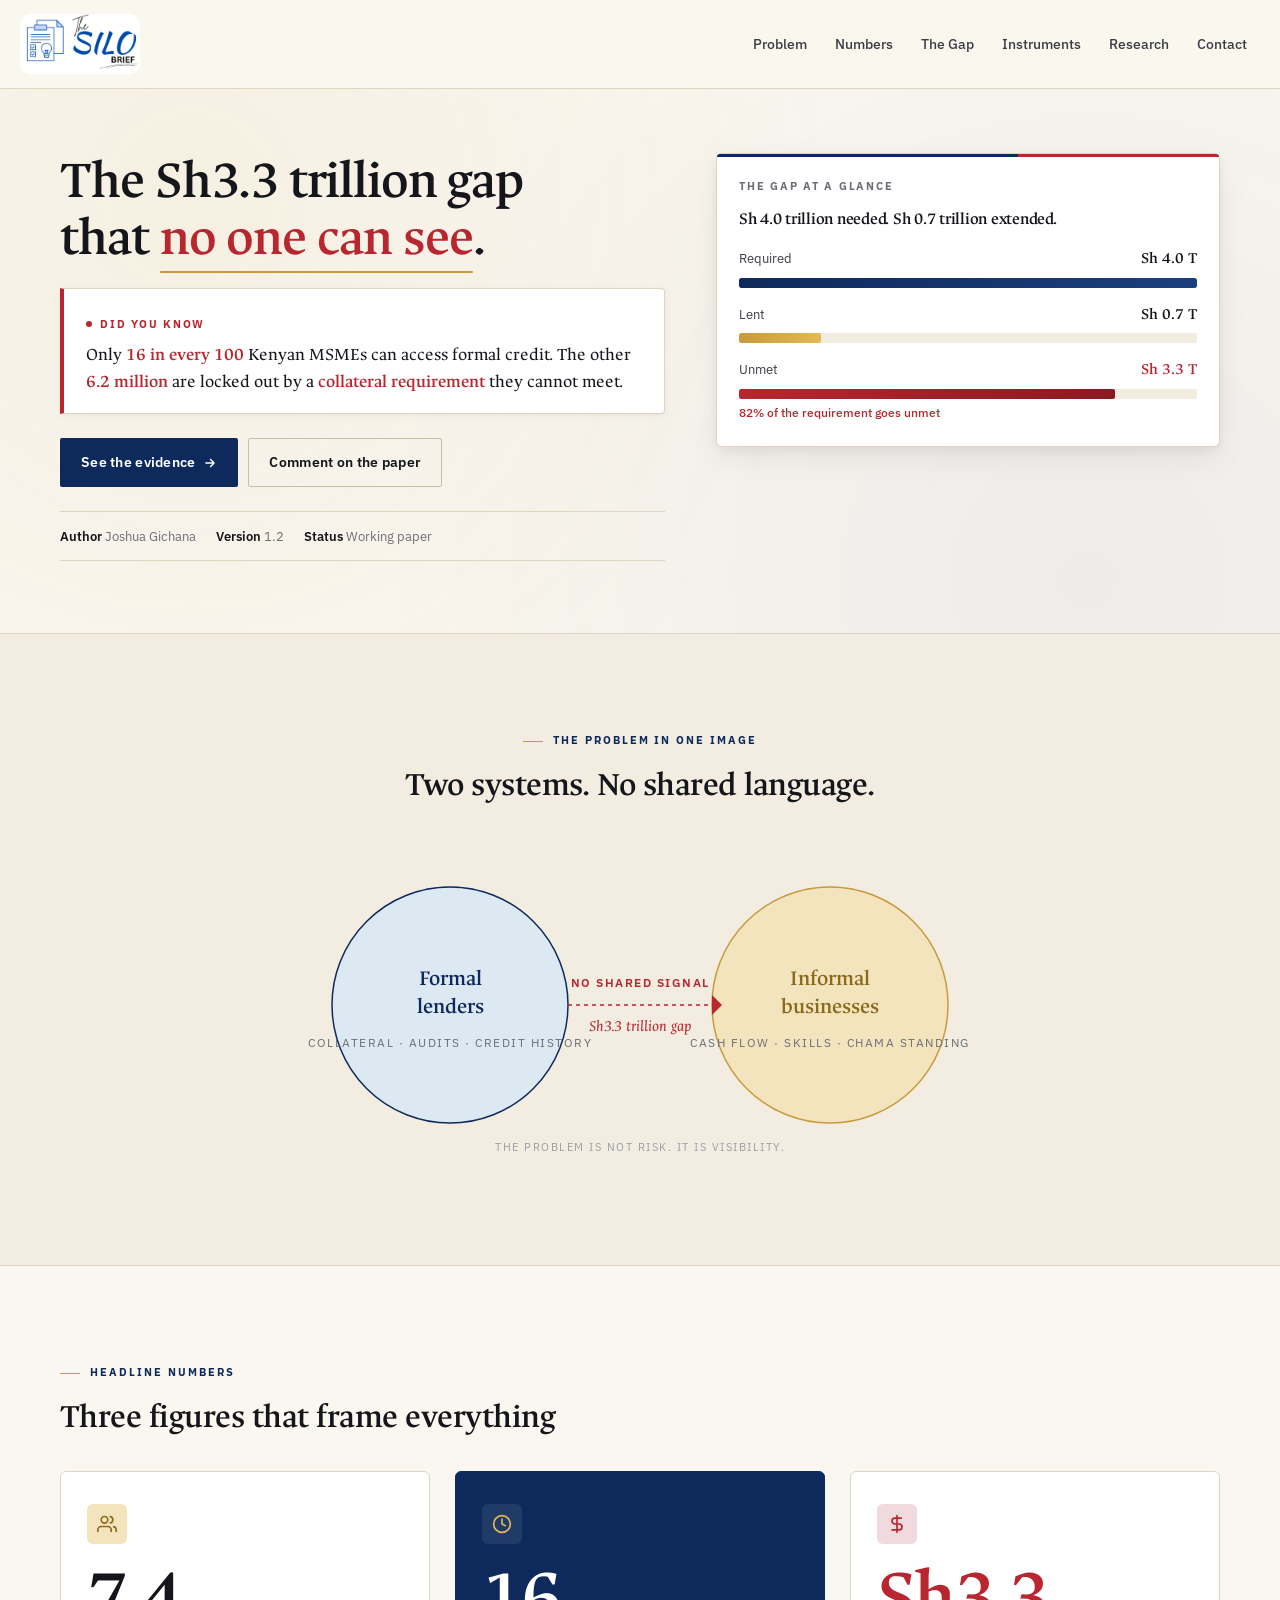
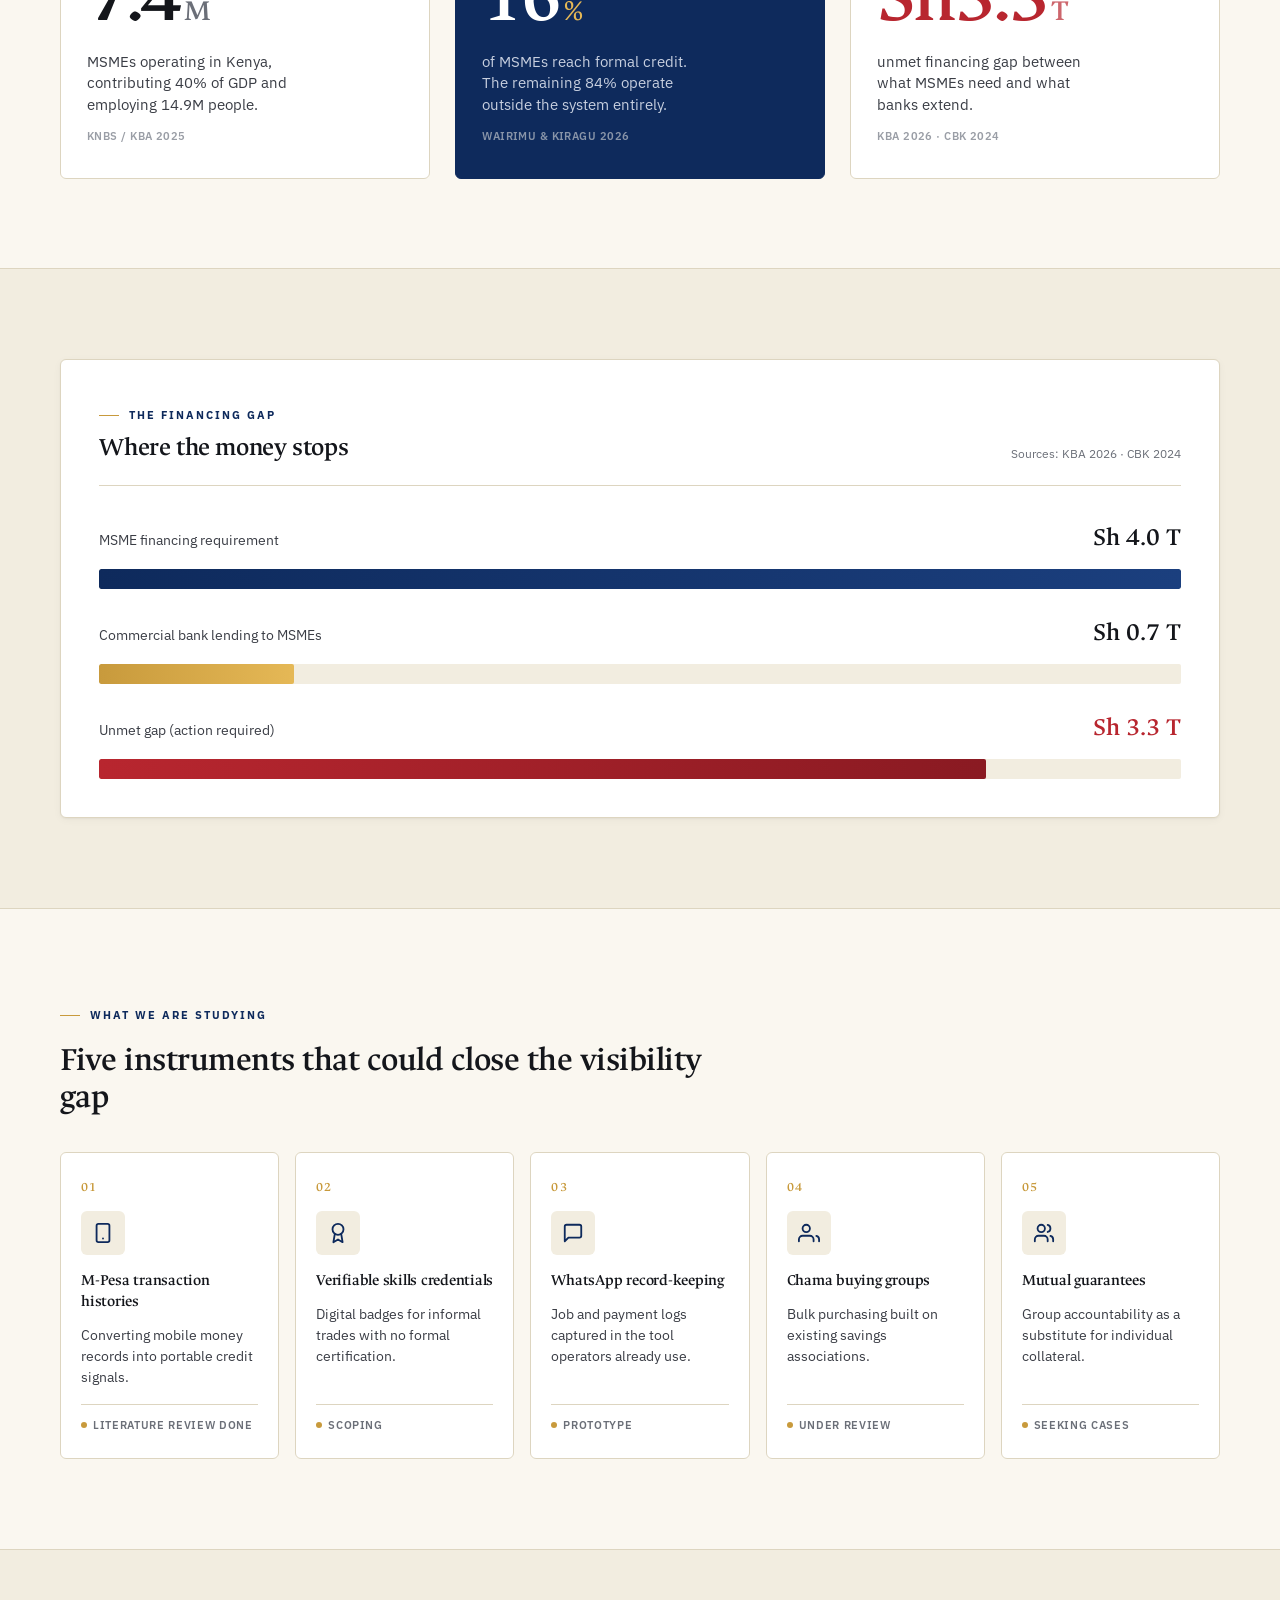
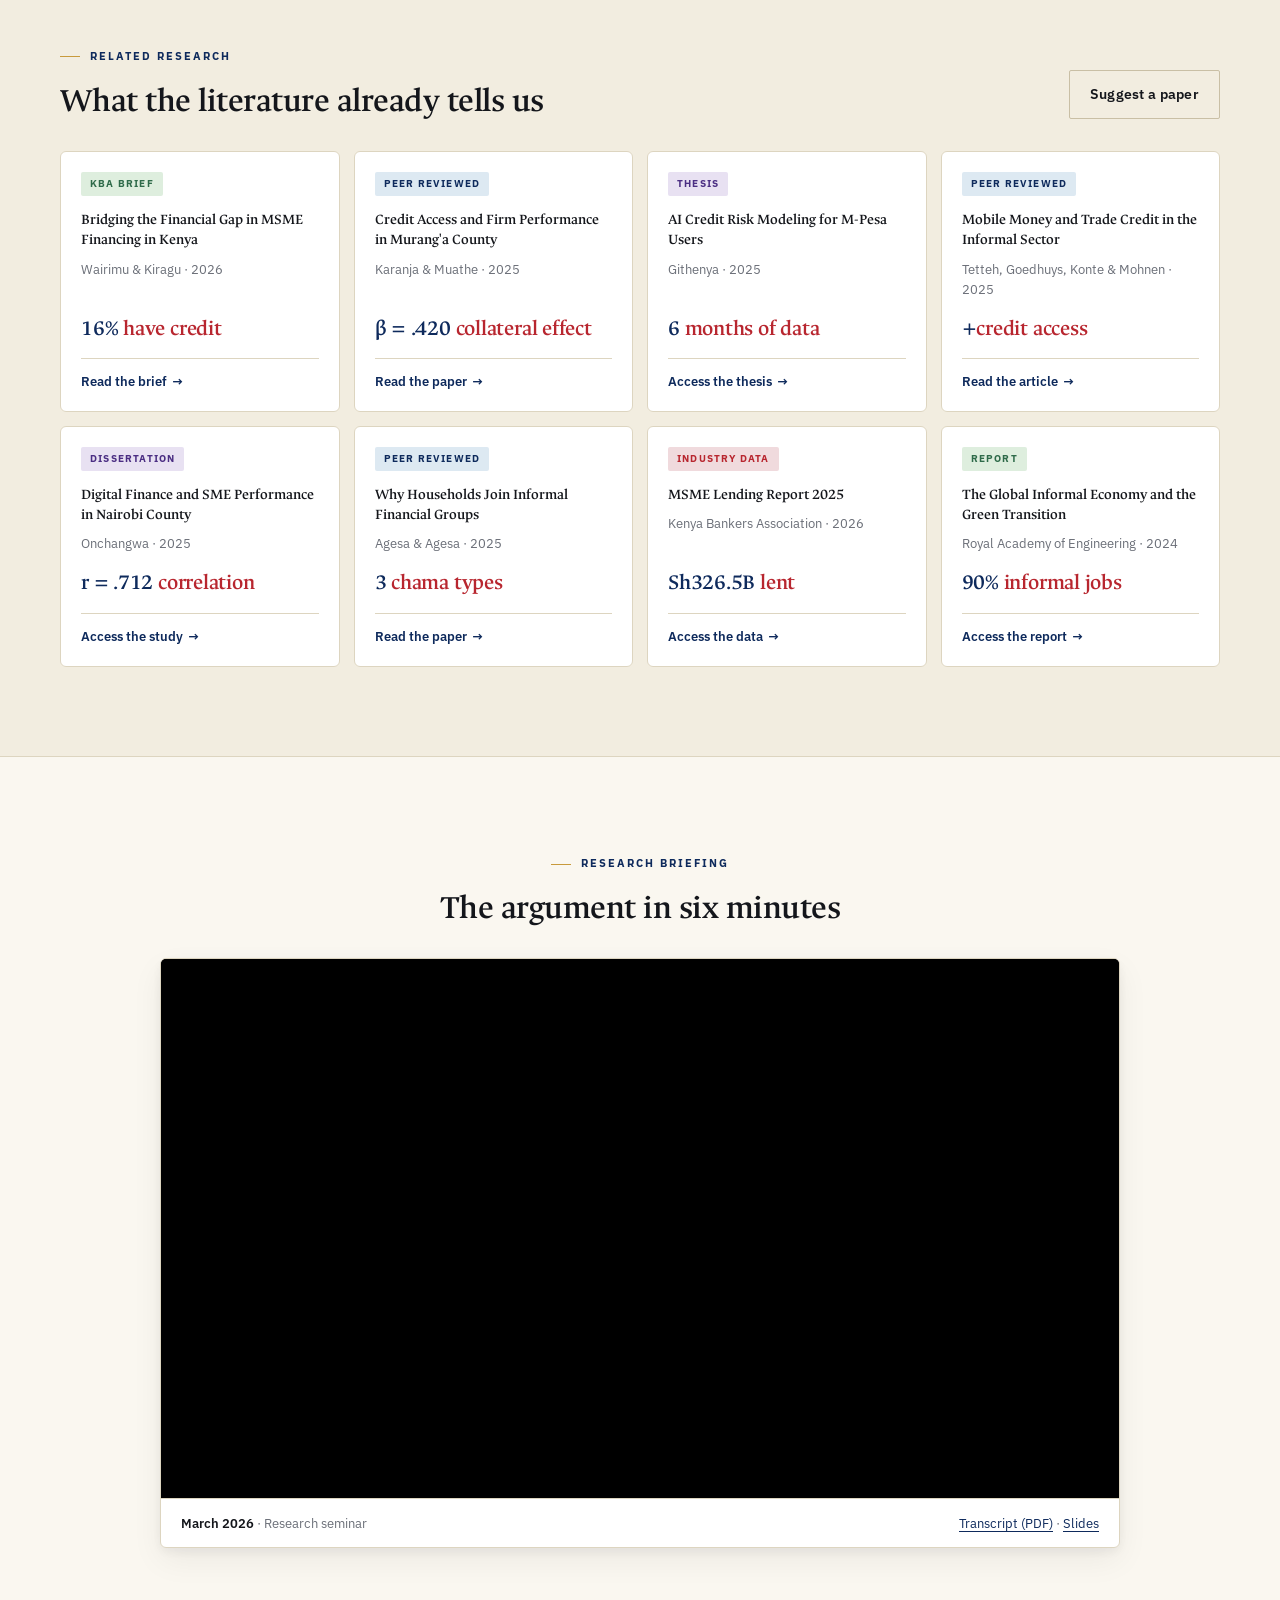
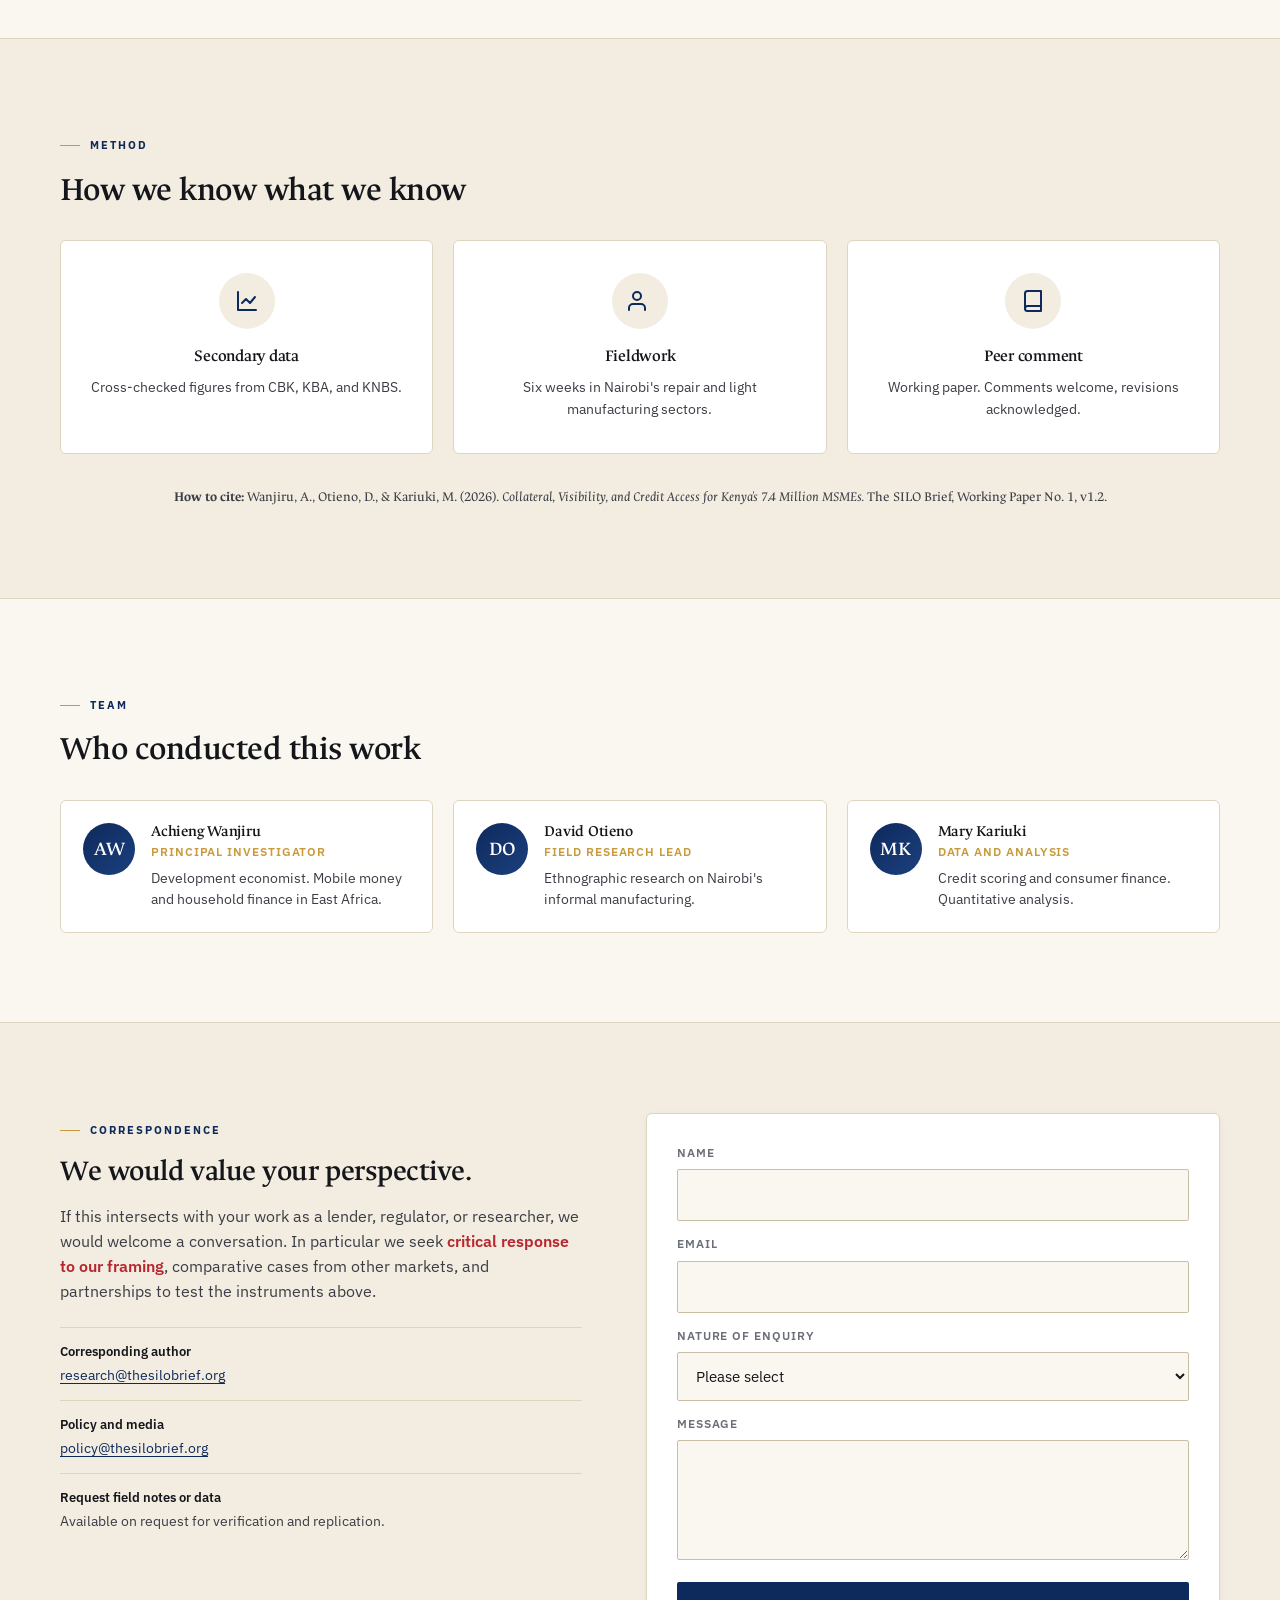
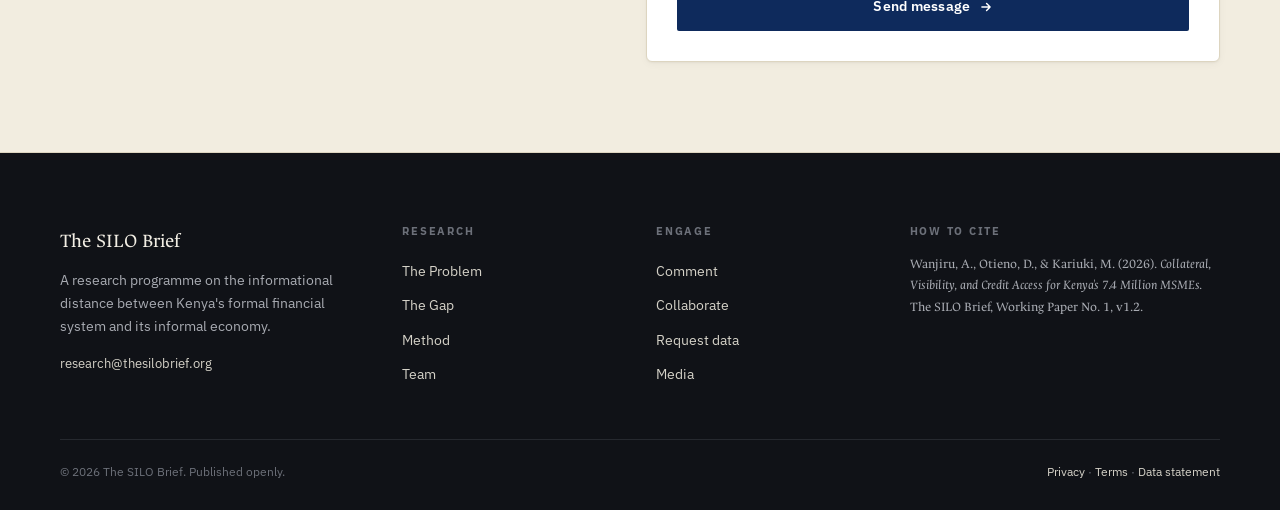
<file: test-index.html>
<!DOCTYPE HTML>
<html lang="en-US">
<head>
	<meta charset="UTF-8">
	<meta http-equiv="x-ua-compatible" content="ie=edge">
	<title>The SILO Brief — Why Sh3.3 Trillion Never Reaches Kenya's MSMEs</title>
	<meta name="description" content="Did you know only 16 in 100 Kenyan MSMEs can access formal credit? A visual research brief.">
	<meta name="viewport" content="width=device-width, initial-scale=1, viewport-fit=cover">
	<link rel="icon" type="image/png" sizes="56x56" href="assets/images/fav-icon/icon.png">
	<link rel="stylesheet" href="assets/css/bootstrap.min.css" type="text/css" media="all" />
	<link rel="stylesheet" href="assets/css/all.min.css" type="text/css" media="all" />
	<link rel="stylesheet" href="assets/css/flaticon.css" type="text/css" media="all" />
	<link rel="stylesheet" href="style.css" type="text/css" media="all" />

	<link rel="preconnect" href="https://fonts.googleapis.com">
	<link rel="preconnect" href="https://fonts.gstatic.com" crossorigin>
	<link href="https://fonts.googleapis.com/css2?family=Ancizar+Serif:ital,wght@0,400;0,600;0,700;1,400&family=IBM+Plex+Sans:ital,wght@0,400;0,500;0,600;0,700;1,400&display=swap" rel="stylesheet">

	<style>
		:root{
			--paper:#FAF7F0;
			--paper-2:#F2EDE0;
			--paper-3:#E9E2D0;
			--rule:#DDD5C0;
			--rule-2:#C9BFA5;
			--ink:#14161B;
			--ink-2:#3A3D45;
			--ink-3:#6B6F78;
			--ink-4:#9A9EA6;
			--navy:#0E2A5C;
			--navy-2:#1B3F7E;
			--amber:#C89A3C;
			--amber-2:#E5B856;
			--amber-soft:#F4E4BE;
			--crimson:#B8262F;
			--crimson-2:#8A1A22;
			--crimson-soft:#F0DADD;
			--green:#2F6B4A;
			--shadow-sm:0 1px 2px rgba(20,22,27,.04), 0 2px 8px rgba(20,22,27,.04);
			--shadow-md:0 4px 12px rgba(20,22,27,.06), 0 12px 32px rgba(20,22,27,.06);
			--shadow-lg:0 12px 40px rgba(20,22,27,.08);
			--serif:'Ancizar Serif','Iowan Old Style',Georgia,serif;
			--sans:'IBM Plex Sans',-apple-system,BlinkMacSystemFont,'Segoe UI',Arial,sans-serif;
		}
		*{ box-sizing:border-box; }
		html{ scroll-behavior:smooth; -webkit-text-size-adjust:100%; }
		html,body{ margin:0; padding:0; background:var(--paper); color:var(--ink); font-family:var(--sans); }
		body{ font-size:16px; line-height:1.6; -webkit-font-smoothing:antialiased; overflow-x:hidden; }
		img,svg{ max-width:100%; height:auto; display:block; }
		a{ color:var(--navy); text-decoration:underline; text-underline-offset:3px; }
		a:hover{ color:var(--crimson); }

		h1,h2,h3,h4{ font-family:var(--serif); color:var(--ink); font-weight:600; letter-spacing:-0.015em; margin:0; line-height:1.1; }

		/* Kill template decoration */
		.dreamit-section-title:after,
		.dreamit-section-title h5:before,
		.dreamit-section-title h5:after{ display:none !important; }
		.bounce-animate,.bounce-animate2,.bounce-animate3,.bounce-animate4,.bounce-animate5{ animation:none !important; }
		.slider-shape,.feature-shape-thumb,.feature-shape-thumb2,.about-shape-thumb{ display:none !important; }

		/* Layout */
		.shell{ max-width:1240px; margin:0 auto; padding:0 clamp(18px,4vw,40px); }
		.section{ padding:clamp(56px,7vw,96px) 0; border-bottom:1px solid var(--rule); position:relative; }
		.section--paper{ background:var(--paper-2); }
		.section--navy{ background:var(--navy); color:#E8E4D8; border-bottom-color:var(--navy-2); }
		.section--navy h1,.section--navy h2,.section--navy h3,.section--navy h4{ color:#FBF8F1; }
		.section--navy a{ color:var(--amber-2); }

		.eyebrow{
			display:inline-flex; align-items:center; gap:10px;
			font-family:var(--sans); font-size:11px; font-weight:700;
			letter-spacing:.18em; text-transform:uppercase;
			color:var(--navy); margin-bottom:16px;
		}
		.eyebrow::before{ content:""; width:20px; height:1px; background:var(--amber); }
		.section--navy .eyebrow{ color:var(--amber-2); }
		.section--navy .eyebrow::before{ background:var(--amber-2); }

		.hl-red{ color:var(--crimson); font-weight:600; }

		/* ============================================================
		   NAV
		   ============================================================ */
		.silo-nav{
			position:sticky; top:0; z-index:500;
			background:rgba(250,247,240,.94);
			backdrop-filter:saturate(180%) blur(14px);
			-webkit-backdrop-filter:saturate(180%) blur(14px);
			border-bottom:1px solid var(--rule);
		}
		.silo-nav__inner{ display:flex; align-items:center; justify-content:space-between; padding:14px 0; gap:24px; }
		.silo-brand{ display:flex; align-items:baseline; gap:12px; text-decoration:none; color:var(--ink); }
		.silo-brand__name{ font-family:var(--serif); font-size:clamp(17px,1.6vw,21px); font-weight:600; }
		.silo-brand__tag{ font-size:11px; letter-spacing:.14em; text-transform:uppercase; color:var(--ink-3); font-weight:600; }
		.silo-nav__links{ display:flex; gap:2px; align-items:center; list-style:none; margin:0; padding:0; }
		.silo-nav__links a{
			display:inline-block; padding:9px 13px; font-size:14px; font-weight:500;
			color:var(--ink-2); text-decoration:none; border-radius:2px;
			transition:background .15s ease, color .15s ease;
		}
		.silo-nav__links a:hover{ background:var(--paper-2); color:var(--navy); }

		.silo-burger{
			display:none; width:44px; height:44px; align-items:center; justify-content:center;
			background:transparent; border:1px solid var(--rule-2); border-radius:2px; cursor:pointer;
		}
		.silo-burger span{ display:block; width:18px; height:1.5px; background:var(--ink); position:relative; }
		.silo-burger span::before,.silo-burger span::after{
			content:""; position:absolute; left:0; width:18px; height:1.5px; background:var(--ink); transition:.2s ease;
		}
		.silo-burger span::before{ top:-6px; } .silo-burger span::after{ top:6px; }
		.silo-burger[aria-expanded="true"] span{ background:transparent; }
		.silo-burger[aria-expanded="true"] span::before{ top:0; transform:rotate(45deg); }
		.silo-burger[aria-expanded="true"] span::after{ top:0; transform:rotate(-45deg); }

		.silo-drawer{
			display:none; position:fixed; inset:0 0 0 auto; width:min(360px,88vw);
			background:var(--paper); border-left:1px solid var(--rule); z-index:600;
			padding:28px 24px; transform:translateX(100%);
			transition:transform .28s cubic-bezier(.4,0,.2,1);
			box-shadow:-20px 0 60px rgba(0,0,0,.1); overflow-y:auto;
		}
		.silo-drawer.open{ transform:translateX(0); }
		.silo-drawer__close{
			position:absolute; top:18px; right:18px; width:40px; height:40px;
			border:1px solid var(--rule-2); background:transparent; font-size:18px;
			cursor:pointer; border-radius:2px; color:var(--ink);
		}
		.silo-drawer ul{ list-style:none; padding:0; margin:60px 0 0; }
		.silo-drawer li{ border-bottom:1px solid var(--rule); }
		.silo-drawer a{ display:block; padding:16px 0; font-family:var(--serif); font-size:19px; font-weight:600; color:var(--ink); text-decoration:none; }
		.silo-overlay{
			display:none; position:fixed; inset:0; background:rgba(20,22,27,.4);
			z-index:550; opacity:0; transition:opacity .25s ease;
		}
		.silo-overlay.open{ opacity:1; }

		@media (max-width:940px){
			.silo-nav__links{ display:none; }
			.silo-burger{ display:inline-flex; }
			.silo-drawer{ display:block; }
			.silo-overlay.open{ display:block; }
		}

		/* ============================================================
		   HERO
		   ============================================================ */
		.hero{
			padding:clamp(40px,5vw,64px) 0 clamp(48px,6vw,72px);
			background:
				radial-gradient(circle at 15% 20%, rgba(200,154,60,.08), transparent 55%),
				radial-gradient(circle at 85% 90%, rgba(14,42,92,.05), transparent 60%),
				var(--paper);
			border-bottom:1px solid var(--rule);
			position:relative;
		}
		.hero__grid{
			display:grid; grid-template-columns:minmax(0,1.2fr) minmax(0,1fr);
			gap:clamp(28px,4vw,56px); align-items:start;
		}
		@media (max-width:940px){ .hero__grid{ grid-template-columns:1fr; gap:36px; } }

		.hero h1{
			font-size:clamp(30px,4.6vw,54px);
			line-height:1.05;
			letter-spacing:-0.02em;
			margin:0 0 22px;
			max-width:16ch;
		}
		.hero h1 em{ font-style:normal; color:var(--crimson); position:relative; }
		.hero h1 em::after{
			content:""; position:absolute; left:0; bottom:-3px; right:0; height:2px;
			background:var(--amber); border-radius:2px;
		}

		/* Did you know */
		.did-you-know{
			background:#fff; border:1px solid var(--rule); border-left:4px solid var(--crimson);
			border-radius:0 4px 4px 0; padding:20px 22px 18px; margin:0 0 24px;
			box-shadow:var(--shadow-sm);
		}
		.did-you-know__label{
			display:inline-flex; align-items:center; gap:8px;
			font-size:11px; font-weight:700; letter-spacing:.16em;
			text-transform:uppercase; color:var(--crimson); margin-bottom:8px;
		}
		.did-you-know__label::before{
			content:""; width:6px; height:6px; border-radius:50%;
			background:var(--crimson); display:inline-block;
		}
		.did-you-know p{
			font-family:var(--serif); font-size:clamp(16px,1.5vw,18px);
			line-height:1.5; color:var(--ink); margin:0;
		}

		.hero__cta{ display:flex; gap:10px; flex-wrap:wrap; margin-bottom:24px; }
		.btn{
			display:inline-flex; align-items:center; gap:8px;
			padding:13px 20px; border-radius:2px;
			font-size:14px; font-weight:600; letter-spacing:.02em;
			text-decoration:none; transition:.2s ease;
			cursor:pointer; border:1px solid transparent; min-height:46px;
		}
		.btn--primary{ background:var(--navy); color:#fff; }
		.btn--primary:hover{ background:var(--ink); color:#fff; transform:translateY(-1px); box-shadow:var(--shadow-md); }
		.btn--ghost{ background:transparent; color:var(--ink); border-color:var(--rule-2); }
		.btn--ghost:hover{ border-color:var(--ink); color:var(--ink); background:var(--paper-2); }

		.hero__meta{
			display:flex; flex-wrap:wrap; gap:6px 20px;
			padding:14px 0; border-top:1px solid var(--rule); border-bottom:1px solid var(--rule);
			font-size:12.5px; color:var(--ink-3);
		}
		.hero__meta b{ color:var(--ink); font-weight:600; }

		/* ============================================================
		   HERO DATA PANEL
		   ============================================================ */
		.data-panel{
			background:#fff; border:1px solid var(--rule);
			border-radius:6px; padding:24px 22px; box-shadow:var(--shadow-md);
			position:relative;
		}
		.data-panel::before{
			content:""; position:absolute; top:0; left:0; right:0; height:3px;
			background:linear-gradient(90deg, var(--navy) 0% 60%, var(--crimson) 60% 100%);
			border-radius:6px 6px 0 0;
		}
		.data-panel__label{
			font-size:11px; letter-spacing:.16em; text-transform:uppercase;
			color:var(--ink-3); font-weight:700; margin-bottom:14px;
		}
		.data-panel h3{ font-size:17px; margin:0 0 18px; font-weight:600; }

		.compare__row{ margin-bottom:14px; }
		.compare__row:last-child{ margin-bottom:0; }
		.compare__label{
			display:flex; justify-content:space-between; align-items:baseline;
			font-size:12.5px; color:var(--ink-2); margin-bottom:6px;
		}
		.compare__label b{ font-family:var(--serif); font-size:16px; color:var(--ink); font-weight:600; }
		.compare__label.bad b{ color:var(--crimson); }
		.compare__track{ height:10px; background:var(--paper-2); border-radius:2px; overflow:hidden; }
		.compare__fill{ height:100%; border-radius:2px; transition:width 1.4s cubic-bezier(.22,.9,.3,1); width:0; }
		.compare__fill--navy{ background:linear-gradient(90deg, var(--navy), var(--navy-2)); }
		.compare__fill--amber{ background:linear-gradient(90deg, var(--amber), var(--amber-2)); }
		.compare__fill--crimson{ background:linear-gradient(90deg, var(--crimson), var(--crimson-2)); }
		.compare__note{ font-size:11.5px; color:var(--crimson); margin-top:5px; font-weight:500; }

		/* ============================================================
		   SILO VISUAL
		   ============================================================ */
		.silo-visual{ text-align:center; margin-top:32px; }
		.silo-visual svg{ max-width:860px; margin:0 auto; }

		/* ============================================================
		   BIG NUMBERS
		   ============================================================ */
		.numbers{
			display:grid; grid-template-columns:repeat(3, minmax(0,1fr));
			gap:clamp(16px,2vw,28px); margin-top:36px;
		}
		@media (max-width:820px){ .numbers{ grid-template-columns:1fr; } }

		.big-num{
			background:#fff; border:1px solid var(--rule); border-radius:6px;
			padding:32px 26px; position:relative; transition:.25s ease;
		}
		.big-num:hover{ transform:translateY(-2px); box-shadow:var(--shadow-md); }
		.big-num__icon{
			width:40px; height:40px; border-radius:6px; margin-bottom:20px;
			display:flex; align-items:center; justify-content:center;
		}
		.big-num__val{
			font-family:var(--serif); font-size:clamp(48px,6vw,76px);
			font-weight:600; line-height:.9; color:var(--ink);
			letter-spacing:-.03em;
		}
		.big-num__val .u{ font-size:.4em; color:var(--ink-3); margin-left:4px; letter-spacing:0; }
		.big-num__val.red{ color:var(--crimson); }
		.big-num__val.red .u{ color:var(--crimson); opacity:.7; }
		.big-num__cap{
			font-size:14.5px; color:var(--ink-2); margin-top:18px;
			line-height:1.5; max-width:24ch;
		}
		.big-num__src{
			font-size:11px; color:var(--ink-4); margin-top:12px;
			letter-spacing:.04em; text-transform:uppercase; font-weight:600;
		}
		.big-num--navy{ background:var(--navy); border-color:var(--navy); }
		.big-num--navy .big-num__val{ color:#fff; }
		.big-num--navy .big-num__val .u{ color:var(--amber-2); }
		.big-num--navy .big-num__cap{ color:#C7CFDF; }
		.big-num--navy .big-num__src{ color:#8894A8; }
		.big-num--navy .big-num__icon{ background:rgba(255,255,255,.08); }
		.big-num--navy .big-num__icon svg{ stroke:var(--amber-2); }

		/* ============================================================
		   GAP CHART (full width)
		   ============================================================ */
		.gap-chart{
			background:#fff; border:1px solid var(--rule); border-radius:6px;
			padding:clamp(24px,3vw,40px); box-shadow:var(--shadow-sm);
		}
		.gap-chart__head{
			display:flex; justify-content:space-between; align-items:flex-end;
			flex-wrap:wrap; gap:20px; margin-bottom:32px;
			padding-bottom:22px; border-bottom:1px solid var(--rule);
		}
		.gap-chart__head h3{ font-size:clamp(20px,2.2vw,26px); }
		.gap-chart__head .src{ font-size:12px; color:var(--ink-3); }
		.gap-bars{ display:grid; gap:24px; }
		.gap-bar__label{
			display:flex; justify-content:space-between; align-items:baseline;
			font-size:14px; color:var(--ink-2); margin-bottom:10px;
		}
		.gap-bar__label b{ font-family:var(--serif); font-size:clamp(20px,2vw,28px); color:var(--ink); font-weight:600; }
		.gap-bar__label.bad b{ color:var(--crimson); }
		.gap-bar__track{ height:20px; background:var(--paper-2); border-radius:2px; overflow:hidden; position:relative; }
		.gap-bar__fill{ height:100%; border-radius:2px; transition:width 1.6s cubic-bezier(.22,.9,.3,1); width:0; }
		.gap-bar__fill--navy{ background:linear-gradient(90deg, var(--navy), var(--navy-2)); }
		.gap-bar__fill--amber{ background:linear-gradient(90deg, var(--amber), var(--amber-2)); }
		.gap-bar__fill--crimson{ background:linear-gradient(90deg, var(--crimson), var(--crimson-2)); }

		/* ============================================================
		   INSTRUMENTS GRID
		   ============================================================ */
		.instr-grid{
			display:grid; grid-template-columns:repeat(5, minmax(0,1fr));
			gap:16px; margin-top:36px;
		}
		@media (max-width:1100px){ .instr-grid{ grid-template-columns:repeat(3,1fr); } }
		@media (max-width:700px){ .instr-grid{ grid-template-columns:1fr 1fr; } }
		@media (max-width:480px){ .instr-grid{ grid-template-columns:1fr; } }

		.instr-card{
			background:#fff; border:1px solid var(--rule); border-radius:6px;
			padding:24px 20px; position:relative; overflow:hidden;
			transition:.25s ease; display:flex; flex-direction:column;
		}
		.instr-card::before{
			content:""; position:absolute; top:0; left:0; right:0; height:3px;
			background:var(--amber); transform:scaleX(0); transform-origin:left;
			transition:transform .35s ease;
		}
		.instr-card:hover{ transform:translateY(-3px); box-shadow:var(--shadow-md); }
		.instr-card:hover::before{ transform:scaleX(1); }
		.instr-card__num{
			font-family:var(--serif); font-size:13px; font-weight:600;
			color:var(--amber); letter-spacing:.1em; margin-bottom:14px;
		}
		.instr-card__icon{
			width:44px; height:44px; border-radius:6px;
			background:var(--paper-2); display:flex;
			align-items:center; justify-content:center; margin-bottom:16px;
		}
		.instr-card__icon svg{ width:22px; height:22px; stroke:var(--navy); }
		.instr-card h3{ font-size:16px; margin:0 0 12px; line-height:1.3; }
		.instr-card p{ font-size:13.5px; color:var(--ink-2); line-height:1.55; margin:0 0 16px; flex:1; }
		.instr-card__status{
			font-size:11px; letter-spacing:.06em; text-transform:uppercase;
			color:var(--ink-3); font-weight:600;
			display:inline-flex; align-items:center; gap:6px;
			padding-top:12px; border-top:1px solid var(--rule);
		}
		.instr-card__status::before{
			content:""; width:6px; height:6px; border-radius:50%; background:var(--amber);
		}

		/* ============================================================
		   RESEARCH CARDS
		   ============================================================ */
		.papers{
			display:grid; grid-template-columns:repeat(4, minmax(0,1fr));
			gap:14px; margin-top:32px;
		}
		@media (max-width:1100px){ .papers{ grid-template-columns:repeat(2,1fr); } }
		@media (max-width:520px){ .papers{ grid-template-columns:1fr; } }

		.paper{
			background:#fff; border:1px solid var(--rule); border-radius:6px;
			padding:20px; display:flex; flex-direction:column;
			text-decoration:none; transition:.25s ease;
			min-height:220px; color:var(--ink);
		}
		.paper:hover{ transform:translateY(-3px); box-shadow:var(--shadow-md); border-color:var(--rule-2); color:var(--ink); text-decoration:none; }
		.paper__badge{
			display:inline-flex; align-items:center; gap:6px;
			font-size:10px; letter-spacing:.12em; text-transform:uppercase;
			font-weight:700; padding:4px 9px; border-radius:2px;
			margin-bottom:14px; align-self:flex-start;
		}
		.paper__badge--peer{ background:#DDE9F2; color:var(--navy); }
		.paper__badge--brief{ background:#DEEEDE; color:var(--green); }
		.paper__badge--thesis{ background:#E8E1F2; color:#4B2E83; }
		.paper__badge--data{ background:var(--crimson-soft); color:var(--crimson); }
		.paper__title{
			font-family:var(--serif); font-size:15px; font-weight:600;
			line-height:1.35; margin:0 0 8px;
		}
		.paper__author{ font-size:12.5px; color:var(--ink-3); margin:0 0 12px; }
		.paper__metric{
			font-family:var(--serif); font-size:22px; font-weight:600;
			color:var(--navy); margin:auto 0 12px; letter-spacing:-.01em;
		}
		.paper__metric em{ font-style:normal; color:var(--crimson); }
		.paper__link{
			font-size:12.5px; font-weight:600; color:var(--navy);
			display:inline-flex; align-items:center; gap:5px;
			padding-top:12px; border-top:1px solid var(--rule);
		}
		.paper:hover .paper__link{ color:var(--crimson); }
		.paper__link::after{ content:"→"; transition:transform .2s ease; }
		.paper:hover .paper__link::after{ transform:translateX(3px); }

		/* ============================================================
		   VIDEO
		   ============================================================ */
		.video-card{
			background:#fff; border:1px solid var(--rule); border-radius:6px;
			overflow:hidden; box-shadow:var(--shadow-md); max-width:960px; margin:0 auto;
		}
		.video-frame{ position:relative; padding-top:56.25%; background:#000; }
		.video-frame > *{ position:absolute; inset:0; width:100%; height:100%; }
		.video-meta{
			display:flex; justify-content:space-between; align-items:center;
			gap:16px; padding:14px 20px; border-top:1px solid var(--rule);
			flex-wrap:wrap; font-size:12.5px; color:var(--ink-3);
		}
		.video-meta b{ color:var(--ink); font-weight:600; }

		/* ============================================================
		   METHOD ICONS
		   ============================================================ */
		.method-row{
			display:grid; grid-template-columns:repeat(3,minmax(0,1fr));
			gap:20px; margin-top:32px;
		}
		@media (max-width:820px){ .method-row{ grid-template-columns:1fr; } }
		.method{
			text-align:center; padding:32px 24px;
			background:#fff; border:1px solid var(--rule); border-radius:6px;
		}
		.method__icon{
			width:56px; height:56px; border-radius:50%;
			background:var(--paper-2); display:flex;
			align-items:center; justify-content:center; margin:0 auto 18px;
		}
		.method__icon svg{ width:24px; height:24px; stroke:var(--navy); }
		.method h4{ font-size:17px; margin:0 0 10px; font-weight:600; }
		.method p{ font-size:14px; color:var(--ink-2); line-height:1.6; margin:0; }

		/* ============================================================
		   TEAM ROW
		   ============================================================ */
		.team-row{
			display:grid; grid-template-columns:repeat(3,minmax(0,1fr));
			gap:20px; margin-top:32px;
		}
		@media (max-width:820px){ .team-row{ grid-template-columns:1fr; } }
		.person{
			display:flex; align-items:flex-start; gap:16px;
			padding:22px; background:#fff; border:1px solid var(--rule);
			border-radius:6px;
		}
		.person__avatar{
			width:52px; height:52px; border-radius:50%; flex-shrink:0;
			background:linear-gradient(135deg, var(--navy), var(--navy-2));
			display:flex; align-items:center; justify-content:center;
			color:#fff; font-family:var(--serif); font-size:20px; font-weight:600;
		}
		.person h4{ font-size:16px; margin:0 0 3px; }
		.person__role{
			font-size:11.5px; color:var(--amber); letter-spacing:.08em;
			text-transform:uppercase; font-weight:600; margin-bottom:6px;
		}
		.person p{ font-size:13.5px; color:var(--ink-2); margin:0; line-height:1.55; }

		/* ============================================================
		   CONTACT
		   ============================================================ */
		.contact-grid{
			display:grid; grid-template-columns:minmax(0,1fr) minmax(0,1.1fr);
			gap:clamp(28px,5vw,64px); align-items:start;
		}
		@media (max-width:900px){ .contact-grid{ grid-template-columns:1fr; gap:36px; } }

		.invite h2{ font-size:clamp(22px,2.4vw,30px); margin:0 0 16px; }
		.invite p{ color:var(--ink-2); font-size:15.5px; }
		.invite .paths{ list-style:none; padding:0; margin:24px 0 0; }
		.invite .paths li{
			padding:14px 0; border-top:1px solid var(--rule);
			font-size:14px; color:var(--ink-2); line-height:1.55;
		}
		.invite .paths b{ display:block; color:var(--ink); font-weight:600; margin-bottom:3px; font-size:12.5px; }

		.form-card{
			background:#fff; border:1px solid var(--rule); border-radius:6px;
			padding:clamp(20px,3vw,30px); box-shadow:var(--shadow-sm);
		}
		.field{ margin-bottom:14px; }
		.field label{
			display:block; font-size:11.5px; letter-spacing:.08em;
			text-transform:uppercase; font-weight:600; color:var(--ink-3);
			margin-bottom:7px;
		}
		.field input, .field select, .field textarea{
			width:100%; padding:13px 14px; min-height:46px;
			border:1px solid var(--rule-2); background:var(--paper);
			font-family:var(--sans); font-size:15px; color:var(--ink);
			border-radius:2px; transition:.15s ease;
		}
		.field input:focus, .field select:focus, .field textarea:focus{
			outline:none; border-color:var(--navy);
			box-shadow:0 0 0 3px rgba(14,42,92,.08); background:#fff;
		}
		.field textarea{ min-height:120px; resize:vertical; }

		/* ============================================================
		   FOOTER
		   ============================================================ */
		.footer{ background:#101217; color:#A8ABB2; padding:clamp(48px,6vw,72px) 0 28px; font-size:14px; }
		.footer__grid{ display:grid; grid-template-columns:1.4fr 1fr 1fr 1.4fr; gap:32px; margin-bottom:48px; }
		@media (max-width:820px){ .footer__grid{ grid-template-columns:1fr 1fr; gap:28px; } }
		@media (max-width:500px){ .footer__grid{ grid-template-columns:1fr; } }
		.footer h5{
			font-family:var(--sans); font-size:11px; letter-spacing:.16em;
			text-transform:uppercase; color:#6C7079; font-weight:700; margin:0 0 16px;
		}
		.footer a{ color:#D5D2C8; text-decoration:none; }
		.footer a:hover{ color:#fff; text-decoration:underline; }
		.footer ul{ list-style:none; padding:0; margin:0; }
		.footer li{ padding:6px 0; }
		.footer__brand{ font-family:var(--serif); font-size:20px; color:#F2EEE4; margin-bottom:12px; }
		.footer__cite{ font-family:var(--serif); font-size:13.5px; line-height:1.6; color:#A8ABB2; margin:0; }
		.footer__bottom{
			border-top:1px solid #26292F; padding-top:22px;
			display:flex; justify-content:space-between; flex-wrap:wrap;
			gap:14px; font-size:12px; color:#6C7079;
		}

		/* Animations */
		@keyframes fadeUp{ from{ opacity:0; transform:translateY(14px); } to{ opacity:1; transform:translateY(0); } }
		.reveal{ animation:fadeUp .7s cubic-bezier(.22,.9,.3,1) both; }
		.reveal-d1{ animation-delay:.08s; }
		.reveal-d2{ animation-delay:.16s; }
		.reveal-d3{ animation-delay:.24s; }
		@media (prefers-reduced-motion:reduce){
			*,*::before,*::after{ animation-duration:0.001ms !important; transition-duration:0.001ms !important; }
		}
	</style>
</head>
<body>

<!-- ============================================================
     NAV
     ============================================================ -->
<header class="silo-nav">
	<div class="shell silo-nav__inner">
		<a href="#" class="silo-brand">
			<!-- <span class="silo-brand__name">The SILO Brief</span> -->
            <span class="silo-brand__name"><img style="height: 60px; border-radius: 10px;" src="assets/images/the silo brief logo.png" alt="The SILO Brief"></span>
			<!-- <span class="silo-brand__tag">Working Paper No. 1</span> -->
		</a>
		<ul class="silo-nav__links">
			<li><a href="#problem">Problem</a></li>
			<li><a href="#numbers">Numbers</a></li>
			<li><a href="#gap">The Gap</a></li>
			<li><a href="#instruments">Instruments</a></li>
			<li><a href="#research">Research</a></li>
			<li><a href="#contact">Contact</a></li>
		</ul>
		<button class="silo-burger" id="burger" aria-label="Open menu" aria-expanded="false">
			<span></span>
		</button>
	</div>
</header>

<div class="silo-overlay" id="overlay"></div>
<aside class="silo-drawer" id="drawer" aria-hidden="true">
	<button class="silo-drawer__close" id="drawerClose" aria-label="Close menu">✕</button>
	<ul>
		<li><a href="#problem">The Problem</a></li>
		<li><a href="#numbers">Headline Numbers</a></li>
		<li><a href="#gap">The Financing Gap</a></li>
		<li><a href="#instruments">Research Areas</a></li>
		<li><a href="#research">Related Research</a></li>
		<li><a href="#briefing">Briefing Video</a></li>
		<li><a href="#method">Methodology</a></li>
		<li><a href="#team">Team</a></li>
		<li><a href="#contact">Contact</a></li>
	</ul>
</aside>

<!-- ============================================================
     HERO
     ============================================================ -->
<section class="hero">
	<div class="shell">
		<div class="hero__grid">
			<div class="reveal">
				<h1>The Sh3.3 trillion gap that <em>no one can see</em>.</h1>

				<div class="did-you-know">
					<div class="did-you-know__label">Did you know</div>
					<p>Only <strong class="hl-red">16 in every 100</strong> Kenyan MSMEs can access formal credit. The other <strong class="hl-red">6.2 million</strong> are locked out by a <strong class="hl-red">collateral requirement</strong> they cannot meet.</p>
				</div>

				<div class="hero__cta">
					<a href="#gap" class="btn btn--primary">
						See the evidence
						<svg width="14" height="14" viewBox="0 0 24 24" fill="none" stroke="currentColor" stroke-width="2.5" stroke-linecap="round" stroke-linejoin="round" aria-hidden="true"><path d="M5 12h14M13 6l6 6-6 6"/></svg>
					</a>
					<a href="#contact" class="btn btn--ghost">Comment on the paper</a>
				</div>

				<div class="hero__meta">
					<span><b>Author</b> Joshua Gichana</span>
					<span><b>Version</b> 1.2</span>
					<span><b>Status</b> Working paper</span>
				</div>
			</div>

			<aside class="data-panel reveal reveal-d1">
				<div class="data-panel__label">The gap at a glance</div>
				<h3>Sh 4.0 trillion needed. Sh 0.7 trillion extended.</h3>
				<div class="compare">
					<div class="compare__row">
						<div class="compare__label"><span>Required</span><b>Sh 4.0 T</b></div>
						<div class="compare__track"><div class="compare__fill compare__fill--navy" data-width="100"></div></div>
					</div>
					<div class="compare__row">
						<div class="compare__label"><span>Lent</span><b>Sh 0.7 T</b></div>
						<div class="compare__track"><div class="compare__fill compare__fill--amber" data-width="18"></div></div>
					</div>
					<div class="compare__row">
						<div class="compare__label bad"><span>Unmet</span><b>Sh 3.3 T</b></div>
						<div class="compare__track"><div class="compare__fill compare__fill--crimson" data-width="82"></div></div>
						<div class="compare__note">82% of the requirement goes unmet</div>
					</div>
				</div>
			</aside>
		</div>
	</div>
</section>

<!-- ============================================================
     THE PROBLEM — SILO VISUAL
     ============================================================ -->
<section class="section section--paper" id="problem">
	<div class="shell">
		<div style="text-align:center; max-width:640px; margin:0 auto;">
			<div class="eyebrow">The problem in one image</div>
			<h2 style="font-size:clamp(22px,3vw,34px);">Two systems. No shared language.</h2>
		</div>

		<div class="silo-visual">
			<svg viewBox="0 0 860 340" xmlns="http://www.w3.org/2000/svg" role="img" aria-label="Diagram showing two circles representing banks and informal businesses that do not overlap">
				<!-- Bank circle -->
				<circle cx="240" cy="170" r="118" fill="#DDE9F2" stroke="#0E2A5C" stroke-width="1.5"/>
				<text x="240" y="150" text-anchor="middle" font-family="Ancizar Serif, Georgia, serif" font-size="22" font-weight="600" fill="#0E2A5C">Formal</text>
				<text x="240" y="178" text-anchor="middle" font-family="Ancizar Serif, Georgia, serif" font-size="22" font-weight="600" fill="#0E2A5C">lenders</text>
				<text x="240" y="212" text-anchor="middle" font-family="IBM Plex Sans, Arial, sans-serif" font-size="12" fill="#6B6F78" letter-spacing="1.5">COLLATERAL · AUDITS · CREDIT HISTORY</text>

				<!-- Informal circle -->
				<circle cx="620" cy="170" r="118" fill="#F4E4BE" stroke="#C89A3C" stroke-width="1.5"/>
				<text x="620" y="150" text-anchor="middle" font-family="Ancizar Serif, Georgia, serif" font-size="22" font-weight="600" fill="#8B6A1E">Informal</text>
				<text x="620" y="178" text-anchor="middle" font-family="Ancizar Serif, Georgia, serif" font-size="22" font-weight="600" fill="#8B6A1E">businesses</text>
				<text x="620" y="212" text-anchor="middle" font-family="IBM Plex Sans, Arial, sans-serif" font-size="12" fill="#6B6F78" letter-spacing="1.5">CASH FLOW · SKILLS · CHAMA STANDING</text>

				<!-- Gap arrows -->
				<g stroke="#B8262F" stroke-width="1.5" fill="none" stroke-dasharray="4 4">
					<path d="M 358 170 L 502 170"/>
					<path d="M 502 160 L 512 170 L 502 180" fill="#B8262F" stroke="none"/>
				</g>
				<text x="430" y="152" text-anchor="middle" font-family="IBM Plex Sans, Arial, sans-serif" font-size="12" font-weight="600" fill="#B8262F" letter-spacing="1.5">NO SHARED SIGNAL</text>
				<text x="430" y="196" text-anchor="middle" font-family="Ancizar Serif, Georgia, serif" font-size="16" font-style="italic" fill="#B8262F">Sh3.3 trillion gap</text>

				<!-- Bottom label -->
				<text x="430" y="316" text-anchor="middle" font-family="IBM Plex Sans, Arial, sans-serif" font-size="11" fill="#9A9EA6" letter-spacing="1.5">THE PROBLEM IS NOT RISK. IT IS VISIBILITY.</text>
			</svg>
		</div>
	</div>
</section>

<!-- ============================================================
     BIG NUMBERS
     ============================================================ -->
<section class="section" id="numbers">
	<div class="shell">
		<div style="max-width:640px;">
			<div class="eyebrow">Headline numbers</div>
			<h2 style="font-size:clamp(22px,3vw,34px);">Three figures that frame everything</h2>
		</div>

		<div class="numbers">
			<div class="big-num reveal">
				<div class="big-num__icon" style="background:#F4E4BE;">
					<svg viewBox="0 0 24 24" fill="none" stroke="#8B6A1E" stroke-width="2" stroke-linecap="round" stroke-linejoin="round" width="20" height="20"><path d="M17 21v-2a4 4 0 0 0-4-4H5a4 4 0 0 0-4 4v2"/><circle cx="9" cy="7" r="4"/><path d="M23 21v-2a4 4 0 0 0-3-3.87"/><path d="M16 3.13a4 4 0 0 1 0 7.75"/></svg>
				</div>
				<div class="big-num__val">7.4<span class="u">M</span></div>
				<div class="big-num__cap">MSMEs operating in Kenya, contributing 40% of GDP and employing 14.9M people.</div>
				<div class="big-num__src">KNBS / KBA 2025</div>
			</div>

			<div class="big-num big-num--navy reveal reveal-d1">
				<div class="big-num__icon">
					<svg viewBox="0 0 24 24" fill="none" stroke="#E5B856" stroke-width="2" stroke-linecap="round" stroke-linejoin="round" width="20" height="20"><circle cx="12" cy="12" r="10"/><path d="M12 6v6l4 2"/></svg>
				</div>
				<div class="big-num__val">16<span class="u">%</span></div>
				<div class="big-num__cap">of MSMEs reach formal credit. The remaining 84% operate outside the system entirely.</div>
				<div class="big-num__src">Wairimu &amp; Kiragu 2026</div>
			</div>

			<div class="big-num reveal reveal-d2">
				<div class="big-num__icon" style="background:#F0DADD;">
					<svg viewBox="0 0 24 24" fill="none" stroke="#B8262F" stroke-width="2" stroke-linecap="round" stroke-linejoin="round" width="20" height="20"><path d="M12 2v20M17 5H9.5a3.5 3.5 0 0 0 0 7h5a3.5 3.5 0 0 1 0 7H6"/></svg>
				</div>
				<div class="big-num__val red">Sh3.3<span class="u">T</span></div>
				<div class="big-num__cap">unmet financing gap between what MSMEs need and what banks extend.</div>
				<div class="big-num__src">KBA 2026 · CBK 2024</div>
			</div>
		</div>
	</div>
</section>

<!-- ============================================================
     THE GAP — FULL WIDTH CHART
     ============================================================ -->
<section class="section section--paper" id="gap">
	<div class="shell">
		<div class="gap-chart">
			<div class="gap-chart__head">
				<div>
					<div class="eyebrow" style="margin-bottom:10px;">The financing gap</div>
					<h3>Where the money stops</h3>
				</div>
				<div class="src">Sources: KBA 2026 · CBK 2024</div>
			</div>

			<div class="gap-bars">
				<div class="gap-bar">
					<div class="gap-bar__label"><span>MSME financing requirement</span><b>Sh 4.0 T</b></div>
					<div class="gap-bar__track"><div class="gap-bar__fill gap-bar__fill--navy" data-width="100"></div></div>
				</div>
				<div class="gap-bar">
					<div class="gap-bar__label"><span>Commercial bank lending to MSMEs</span><b>Sh 0.7 T</b></div>
					<div class="gap-bar__track"><div class="gap-bar__fill gap-bar__fill--amber" data-width="18"></div></div>
				</div>
				<div class="gap-bar">
					<div class="gap-bar__label bad"><span>Unmet gap (action required)</span><b>Sh 3.3 T</b></div>
					<div class="gap-bar__track"><div class="gap-bar__fill gap-bar__fill--crimson" data-width="82"></div></div>
				</div>
			</div>
		</div>
	</div>
</section>

<!-- ============================================================
     INSTRUMENTS
     ============================================================ -->
<section class="section" id="instruments">
	<div class="shell">
		<div style="max-width:680px;">
			<div class="eyebrow">What we are studying</div>
			<h2 style="font-size:clamp(22px,3vw,34px);">Five instruments that could close the visibility gap</h2>
		</div>

		<div class="instr-grid">

			<div class="instr-card reveal">
				<div class="instr-card__num">01</div>
				<div class="instr-card__icon">
					<svg viewBox="0 0 24 24" fill="none" stroke-width="2" stroke-linecap="round" stroke-linejoin="round"><rect x="5" y="2" width="14" height="20" rx="2"/><path d="M12 18h.01"/></svg>
				</div>
				<h3>M-Pesa transaction histories</h3>
				<p>Converting mobile money records into portable credit signals.</p>
				<div class="instr-card__status">Literature review done</div>
			</div>

			<div class="instr-card reveal reveal-d1">
				<div class="instr-card__num">02</div>
				<div class="instr-card__icon">
					<svg viewBox="0 0 24 24" fill="none" stroke-width="2" stroke-linecap="round" stroke-linejoin="round"><circle cx="12" cy="8" r="6"/><path d="M15.477 12.89 17 22l-5-3-5 3 1.523-9.11"/></svg>
				</div>
				<h3>Verifiable skills credentials</h3>
				<p>Digital badges for informal trades with no formal certification.</p>
				<div class="instr-card__status">Scoping</div>
			</div>

			<div class="instr-card reveal reveal-d2">
				<div class="instr-card__num">03</div>
				<div class="instr-card__icon">
					<svg viewBox="0 0 24 24" fill="none" stroke-width="2" stroke-linecap="round" stroke-linejoin="round"><path d="M21 15a2 2 0 0 1-2 2H7l-4 4V5a2 2 0 0 1 2-2h14a2 2 0 0 1 2 2z"/></svg>
				</div>
				<h3>WhatsApp record-keeping</h3>
				<p>Job and payment logs captured in the tool operators already use.</p>
				<div class="instr-card__status">Prototype</div>
			</div>

			<div class="instr-card reveal reveal-d3">
				<div class="instr-card__num">04</div>
				<div class="instr-card__icon">
					<svg viewBox="0 0 24 24" fill="none" stroke-width="2" stroke-linecap="round" stroke-linejoin="round"><path d="M17 21v-2a4 4 0 0 0-4-4H5a4 4 0 0 0-4 4v2"/><circle cx="9" cy="7" r="4"/><path d="M23 21v-2a4 4 0 0 0-3-3.87"/></svg>
				</div>
				<h3>Chama buying groups</h3>
				<p>Bulk purchasing built on existing savings associations.</p>
				<div class="instr-card__status">Under review</div>
			</div>

			<div class="instr-card reveal reveal-d3">
				<div class="instr-card__num">05</div>
				<div class="instr-card__icon">
					<svg viewBox="0 0 24 24" fill="none" stroke-width="2" stroke-linecap="round" stroke-linejoin="round"><path d="M16 21v-2a4 4 0 0 0-4-4H6a4 4 0 0 0-4 4v2"/><circle cx="9" cy="7" r="4"/><path d="M22 21v-2a4 4 0 0 0-3-3.87"/><path d="M16 3.13a4 4 0 0 1 0 7.75"/></svg>
				</div>
				<h3>Mutual guarantees</h3>
				<p>Group accountability as a substitute for individual collateral.</p>
				<div class="instr-card__status">Seeking cases</div>
			</div>

		</div>
	</div>
</section>

<!-- ============================================================
     RESEARCH
     ============================================================ -->
<section class="section section--paper" id="research">
	<div class="shell">
		<div style="display:flex;justify-content:space-between;align-items:flex-end;flex-wrap:wrap;gap:20px;">
			<div style="max-width:640px;">
				<div class="eyebrow">Related research</div>
				<h2 style="font-size:clamp(22px,3vw,34px);">What the literature already tells us</h2>
			</div>
			<a href="#contact" class="btn btn--ghost">Suggest a paper</a>
		</div>

		<div class="papers">

			<a class="paper" href="https://www.kba.co.ke/site25/wp-content/uploads/2026/03/WPS1026-Wairimu-Kiragu.pdf" target="_blank" rel="noopener">
				<span class="paper__badge paper__badge--brief">KBA Brief</span>
				<p class="paper__title">Bridging the Financial Gap in MSME Financing in Kenya</p>
				<p class="paper__author">Wairimu &amp; Kiragu · 2026</p>
				<div class="paper__metric">16% <em>have credit</em></div>
				<span class="paper__link">Read the brief</span>
			</a>

			<a class="paper" href="https://www.sciepub.com/portal/downloads?doi=10.12691/jbms-13-3-4&filename=jbms-13-3-4.pdf" target="_blank" rel="noopener">
				<span class="paper__badge paper__badge--peer">Peer reviewed</span>
				<p class="paper__title">Credit Access and Firm Performance in Murang'a County</p>
				<p class="paper__author">Karanja &amp; Muathe · 2025</p>
				<div class="paper__metric">&beta; = .420 <em>collateral effect</em></div>
				<span class="paper__link">Read the paper</span>
			</a>

			<a class="paper" href="https://repository.ihu.gr/files/b28ca25b-862d-4572-ab4e-dd21328aa657/download/githenya_abednego_mwangi_2026.pdf" target="_blank" rel="noopener">
				<span class="paper__badge paper__badge--thesis">Thesis</span>
				<p class="paper__title">AI Credit Risk Modeling for M-Pesa Users</p>
				<p class="paper__author">Githenya · 2025</p>
				<div class="paper__metric">6 <em>months of data</em></div>
				<span class="paper__link">Access the thesis</span>
			</a>

			<a class="paper" href="https://strathprints.strath.ac.uk/92378/7/Tetteh-etal-RDE-2025-Mobile-money-use-and-entrepreneurs-access-to-trade-credit.pdf" target="_blank" rel="noopener">
				<span class="paper__badge paper__badge--peer">Peer reviewed</span>
				<p class="paper__title">Mobile Money and Trade Credit in the Informal Sector</p>
				<p class="paper__author">Tetteh, Goedhuys, Konte &amp; Mohnen · 2025</p>
				<div class="paper__metric">+<em>credit access</em></div>
				<span class="paper__link">Read the article</span>
			</a>

			<a class="paper" href="https://repository.kcau.ac.ke/bitstreams/32d4174b-053d-4b6c-9787-50e99af97baa/download" target="_blank" rel="noopener">
				<span class="paper__badge paper__badge--thesis">Dissertation</span>
				<p class="paper__title">Digital Finance and SME Performance in Nairobi County</p>
				<p class="paper__author">Onchangwa · 2025</p>
				<div class="paper__metric">r = .712 <em>correlation</em></div>
				<span class="paper__link">Access the study</span>
			</a>

			<a class="paper" href="https://scholarlypublishingcollective.org/psup/african-development/article/26/1/30/393370/Households-Decision-to-Join-an-Informal-Financial" target="_blank" rel="noopener">
				<span class="paper__badge paper__badge--peer">Peer reviewed</span>
				<p class="paper__title">Why Households Join Informal Financial Groups</p>
				<p class="paper__author">Agesa &amp; Agesa · 2025</p>
				<div class="paper__metric">3 <em>chama types</em></div>
				<span class="paper__link">Read the paper</span>
			</a>

			<a class="paper" href="https://www.ecofinagency.com/news-finances/0104-54308-kenyan-banks-lend-2-5-billion-to-msmes-in-2025-more-than-double-their-target" target="_blank" rel="noopener">
				<span class="paper__badge paper__badge--data">Industry data</span>
				<p class="paper__title">MSME Lending Report 2025</p>
				<p class="paper__author">Kenya Bankers Association · 2026</p>
				<div class="paper__metric">Sh326.5B <em>lent</em></div>
				<span class="paper__link">Access the data</span>
			</a>

			<a class="paper" href="#" target="_blank" rel="noopener">
				<span class="paper__badge paper__badge--brief">Report</span>
				<p class="paper__title">The Global Informal Economy and the Green Transition</p>
				<p class="paper__author">Royal Academy of Engineering · 2024</p>
				<div class="paper__metric">90% <em>informal jobs</em></div>
				<span class="paper__link">Access the report</span>
			</a>

		</div>
	</div>
</section>

<!-- ============================================================
     BRIEFING VIDEO
     ============================================================ -->
<section class="section" id="briefing">
	<div class="shell">
		<div style="text-align:center; max-width:640px; margin:0 auto 32px;">
			<div class="eyebrow">Research briefing</div>
			<h2 style="font-size:clamp(22px,3vw,34px);">The argument in six minutes</h2>
		</div>

		<div class="video-card">
			<div class="video-frame">
				<script src="https://fast.wistia.com/player.js" async></script>
				<script src="https://fast.wistia.com/embed/YOUR_VIDEO_ID.js" async type="module"></script>
				<style>
					wistia-player[media-id='YOUR_VIDEO_ID']:not(:defined){
						background:#000; display:block; width:100%; height:100%;
					}
				</style>
				<wistia-player media-id="YOUR_VIDEO_ID" aspect="1.7777777777777777"></wistia-player>
			</div>
			<div class="video-meta">
				<span><b>March 2026</b> · Research seminar</span>
				<span>
					<a href="#">Transcript (PDF)</a> · <a href="#">Slides</a>
				</span>
			</div>
		</div>
	</div>
</section>

<!-- ============================================================
     METHOD
     ============================================================ -->
<section class="section section--paper" id="method">
	<div class="shell">
		<div style="max-width:640px;">
			<div class="eyebrow">Method</div>
			<h2 style="font-size:clamp(22px,3vw,34px);">How we know what we know</h2>
		</div>

		<div class="method-row">
			<div class="method">
				<div class="method__icon">
					<svg viewBox="0 0 24 24" fill="none" stroke-width="2" stroke-linecap="round" stroke-linejoin="round"><path d="M3 3v18h18"/><path d="M7 14l4-4 4 4 5-6"/></svg>
				</div>
				<h4>Secondary data</h4>
				<p>Cross-checked figures from CBK, KBA, and KNBS.</p>
			</div>
			<div class="method">
				<div class="method__icon">
					<svg viewBox="0 0 24 24" fill="none" stroke-width="2" stroke-linecap="round" stroke-linejoin="round"><path d="M17 21v-2a4 4 0 0 0-4-4H5a4 4 0 0 0-4 4v2"/><circle cx="9" cy="7" r="4"/></svg>
				</div>
				<h4>Fieldwork</h4>
				<p>Six weeks in Nairobi's repair and light manufacturing sectors.</p>
			</div>
			<div class="method">
				<div class="method__icon">
					<svg viewBox="0 0 24 24" fill="none" stroke-width="2" stroke-linecap="round" stroke-linejoin="round"><path d="M4 19.5A2.5 2.5 0 0 1 6.5 17H20"/><path d="M6.5 2H20v20H6.5A2.5 2.5 0 0 1 4 19.5v-15A2.5 2.5 0 0 1 6.5 2z"/></svg>
				</div>
				<h4>Peer comment</h4>
				<p>Working paper. Comments welcome, revisions acknowledged.</p>
			</div>
		</div>

		<div style="text-align:center; margin-top:32px;">
			<p style="font-family:var(--serif);font-size:14px;color:var(--ink-2);margin:0;">
				<strong>How to cite:</strong> Wanjiru, A., Otieno, D., &amp; Kariuki, M. (2026). <em>Collateral, Visibility, and Credit Access for Kenya's 7.4 Million MSMEs.</em> The SILO Brief, Working Paper No. 1, v1.2.
			</p>
		</div>
	</div>
</section>

<!-- ============================================================
     TEAM
     ============================================================ -->
<section class="section" id="team">
	<div class="shell">
		<div style="max-width:640px;">
			<div class="eyebrow">Team</div>
			<h2 style="font-size:clamp(22px,3vw,34px);">Who conducted this work</h2>
		</div>

		<div class="team-row">
			<div class="person">
				<div class="person__avatar">AW</div>
				<div>
					<h4>Achieng Wanjiru</h4>
					<div class="person__role">Principal investigator</div>
					<p>Development economist. Mobile money and household finance in East Africa.</p>
				</div>
			</div>
			<div class="person">
				<div class="person__avatar">DO</div>
				<div>
					<h4>David Otieno</h4>
					<div class="person__role">Field research lead</div>
					<p>Ethnographic research on Nairobi's informal manufacturing.</p>
				</div>
			</div>
			<div class="person">
				<div class="person__avatar">MK</div>
				<div>
					<h4>Mary Kariuki</h4>
					<div class="person__role">Data and analysis</div>
					<p>Credit scoring and consumer finance. Quantitative analysis.</p>
				</div>
			</div>
		</div>
	</div>
</section>

<!-- ============================================================
     CONTACT
     ============================================================ -->
<section class="section section--paper" id="contact">
	<div class="shell">
		<div class="contact-grid">
			<div class="invite">
				<div class="eyebrow">Correspondence</div>
				<h2>We would value your perspective.</h2>
				<p>If this intersects with your work as a lender, regulator, or researcher, we would welcome a conversation. In particular we seek <strong class="hl-red">critical response to our framing</strong>, comparative cases from other markets, and partnerships to test the instruments above.</p>

				<ul class="paths">
					<li><b>Corresponding author</b><a href="mailto:research@thesilobrief.org">research@thesilobrief.org</a></li>
					<li><b>Policy and media</b><a href="mailto:policy@thesilobrief.org">policy@thesilobrief.org</a></li>
					<li><b>Request field notes or data</b>Available on request for verification and replication.</li>
				</ul>
			</div>

			<form class="form-card" action="https://formspree.io/f/myyleorq" method="POST">
				<div class="field">
					<label for="f-name">Name</label>
					<input type="text" id="f-name" name="name" required>
				</div>
				<div class="field">
					<label for="f-email">Email</label>
					<input type="email" id="f-email" name="email" required>
				</div>
				<div class="field">
					<label for="f-nature">Nature of enquiry</label>
					<select id="f-nature" name="nature">
						<option value="">Please select</option>
						<option>Comment on the working paper</option>
						<option>Research collaboration</option>
						<option>Request data or field notes</option>
						<option>Policy or media enquiry</option>
					</select>
				</div>
				<div class="field">
					<label for="f-msg">Message</label>
					<textarea id="f-msg" name="message" required></textarea>
				</div>
				<button type="submit" class="btn btn--primary" style="width:100%;justify-content:center;">
					Send message
					<svg width="14" height="14" viewBox="0 0 24 24" fill="none" stroke="currentColor" stroke-width="2.5" stroke-linecap="round" stroke-linejoin="round"><path d="M5 12h14M13 6l6 6-6 6"/></svg>
				</button>
			</form>
		</div>
	</div>
</section>

<!-- ============================================================
     FOOTER
     ============================================================ -->
<footer class="footer">
	<div class="shell">
		<div class="footer__grid">
			<div>
				<div class="footer__brand">The SILO Brief</div>
				<p style="line-height:1.65;max-width:340px;">A research programme on the informational distance between Kenya's formal financial system and its informal economy.</p>
				<p style="margin-top:16px;font-size:13px;"><a href="mailto:research@thesilobrief.org">research@thesilobrief.org</a></p>
			</div>
			<div>
				<h5>Research</h5>
				<ul>
					<li><a href="#problem">The Problem</a></li>
					<li><a href="#gap">The Gap</a></li>
					<li><a href="#method">Method</a></li>
					<li><a href="#team">Team</a></li>
				</ul>
			</div>
			<div>
				<h5>Engage</h5>
				<ul>
					<li><a href="#contact">Comment</a></li>
					<li><a href="#contact">Collaborate</a></li>
					<li><a href="#contact">Request data</a></li>
					<li><a href="#contact">Media</a></li>
				</ul>
			</div>
			<div>
				<h5>How to cite</h5>
				<p class="footer__cite">Wanjiru, A., Otieno, D., &amp; Kariuki, M. (2026). <em>Collateral, Visibility, and Credit Access for Kenya's 7.4 Million MSMEs.</em> The SILO Brief, Working Paper No. 1, v1.2.</p>
			</div>
		</div>
		<div class="footer__bottom">
			<span>© 2026 The SILO Brief. Published openly.</span>
			<span><a href="#">Privacy</a> · <a href="#">Terms</a> · <a href="#">Data statement</a></span>
		</div>
	</div>
</footer>

<!-- ============================================================
     JS
     ============================================================ -->
<script src="assets/js/vendor/jquery-3.2.1.min.js"></script>
<script src="assets/js/bootstrap.min.js"></script>
<script>
(function(){
	'use strict';

	/* Drawer */
	var burger=document.getElementById('burger'),drawer=document.getElementById('drawer'),
		overlay=document.getElementById('overlay'),drawerClose=document.getElementById('drawerClose');
	function openDrawer(){ drawer.classList.add('open'); overlay.classList.add('open'); burger.setAttribute('aria-expanded','true'); document.body.style.overflow='hidden'; }
	function closeDrawer(){ drawer.classList.remove('open'); overlay.classList.remove('open'); burger.setAttribute('aria-expanded','false'); document.body.style.overflow=''; }
	if(burger) burger.addEventListener('click',function(){ drawer.classList.contains('open')?closeDrawer():openDrawer(); });
	if(drawerClose) drawerClose.addEventListener('click',closeDrawer);
	if(overlay) overlay.addEventListener('click',closeDrawer);
	document.querySelectorAll('.silo-drawer a').forEach(function(a){ a.addEventListener('click',closeDrawer); });

	/* Reveal */
	if('IntersectionObserver' in window){
		var ro=new IntersectionObserver(function(entries){
			entries.forEach(function(e){
				if(e.isIntersecting){ e.target.classList.add('reveal'); ro.unobserve(e.target); }
			});
		},{threshold:0.12, rootMargin:'0px 0px -40px 0px'});
		document.querySelectorAll('.big-num, .instr-card, .paper, .method, .person').forEach(function(el){
			el.style.opacity='0'; ro.observe(el);
		});
	}

	/* Animate bars */
	function animateBars(){
		document.querySelectorAll('.compare__fill, .gap-bar__fill').forEach(function(el){
			var w=el.getAttribute('data-width')||'0';
			setTimeout(function(){ el.style.width=w+'%'; },120);
		});
	}
	if('IntersectionObserver' in window){
		var bo=new IntersectionObserver(function(entries){
			entries.forEach(function(e){
				if(e.isIntersecting){ animateBars(); bo.unobserve(e.target); }
			});
		},{threshold:0.2});
		var panel=document.querySelector('.data-panel'); if(panel) bo.observe(panel);
		var gap=document.querySelector('.gap-chart'); if(gap) bo.observe(gap);
	} else { animateBars(); }

	/* Smooth scroll */
	document.querySelectorAll('a[href^="#"]').forEach(function(a){
		a.addEventListener('click',function(e){
			var h=this.getAttribute('href');
			if(h==='#'||h.length<2) return;
			var t=document.querySelector(h);
			if(!t) return;
			e.preventDefault();
			var top=t.getBoundingClientRect().top+window.pageYOffset-70;
			window.scrollTo({top:top,behavior:'smooth'});
		});
	});
})();
</script>
</body>
</html>
</file>
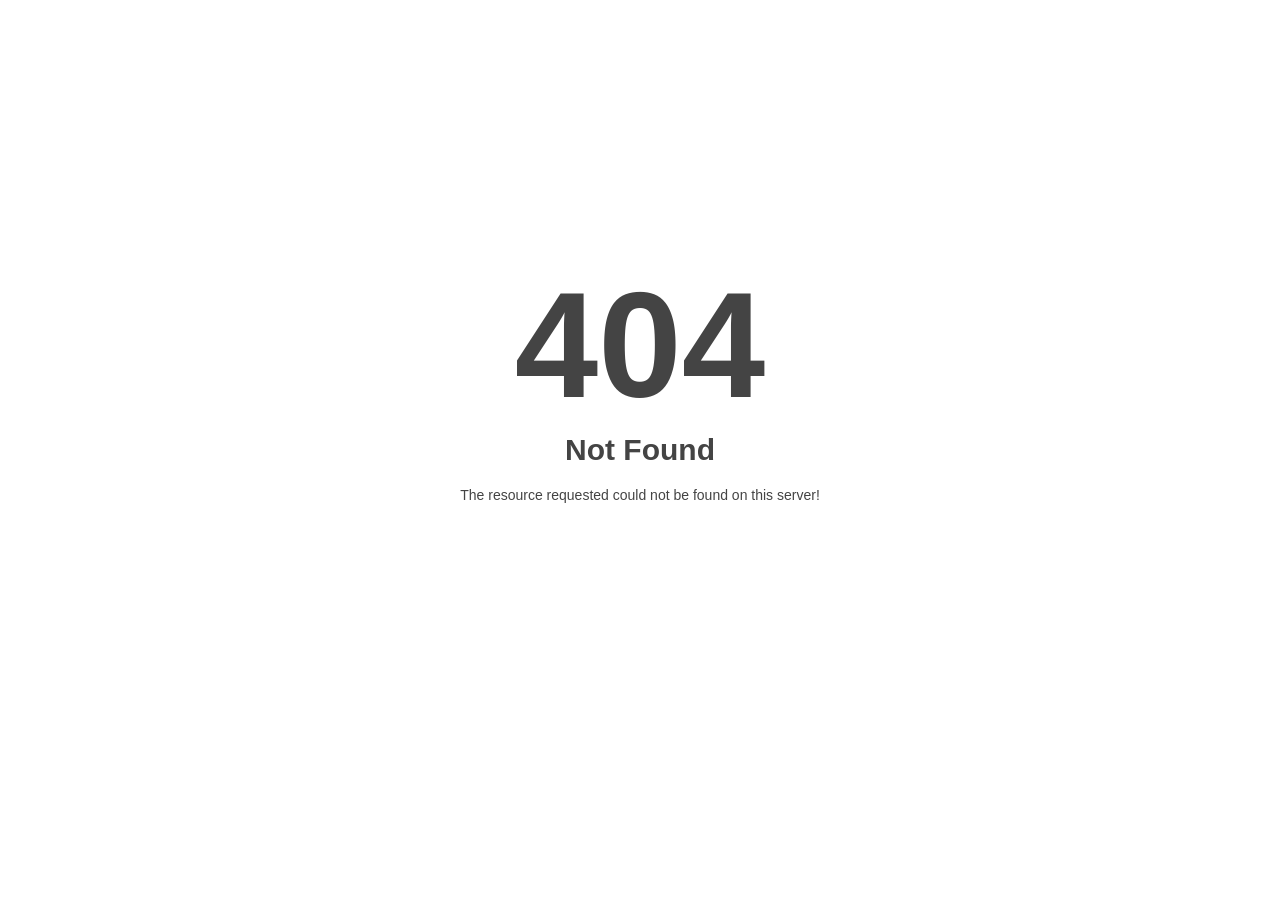
<file: assets/css/ajax-loader.html>
<!DOCTYPE html>
<html style="height:100%">
<head>
<meta name="viewport" content="width=device-width, initial-scale=1, shrink-to-fit=no" />
<title> 404 Not Found
</title></head>
<body style="color: #444; margin:0;font: normal 14px/20px Arial, Helvetica, sans-serif; height:100%; background-color: #fff;">
<div style="height:auto; min-height:100%; ">     <div style="text-align: center; width:800px; margin-left: -400px; position:absolute; top: 30%; left:50%;">
        <h1 style="margin:0; font-size:150px; line-height:150px; font-weight:bold;">404</h1>
<h2 style="margin-top:20px;font-size: 30px;">Not Found
</h2>
<p>The resource requested could not be found on this server!</p>
</div></div></body></html>
</file>
<file: assets/css/flaticon.css>
/*
  	Flaticon icon font: Flaticon
  	Creation date: 27/11/2019 09:49
  	*/
	
	@font-face {
	    font-family: "Flaticon";
	    src: url("../fonts/Flaticon.woff2") format("woff2"), url("../fonts/Flaticon.html") format("woff");
	    font-weight: normal;
	    font-style: normal;
	}
	
	[class^="flaticon-"]:before,
	[class*=" flaticon-"]:before,
	[class^="flaticon-"]:after,
	[class*=" flaticon-"]:after {
	    font-family: Flaticon;
	    font-style: normal;
	}
	
	.flaticon-map:before {
	    content: "\f100";
	}
	
	.flaticon-mail:before {
	    content: "\f101";
	}
	
	.flaticon-call-answer:before {
	    content: "\f102";
	}
	
	.flaticon-chat:before {
	    content: "\f103";
	}
	
	.flaticon-left-arrow:before {
	    content: "\f104";
	}
	
	.flaticon-right-arrow:before {
	    content: "\f105";
	}
	
	.flaticon-back:before {
	    content: "\f106";
	}
	
	.flaticon-next:before {
	    content: "\f107";
	}
	
	.flaticon-play-button:before {
	    content: "\f108";
	}
	
	.flaticon-play-button-1:before {
	    content: "\f109";
	}
	
	.flaticon-upload:before {
	    content: "\f10a";
	}
	
	.flaticon-back-1:before {
	    content: "\f10b";
	}
	
	.flaticon-responsive:before {
	    content: "\f10c";
	}
	
	.flaticon-add:before {
	    content: "\f10d";
	}
	
	.flaticon-play-button-2:before {
	    content: "\f10e";
	}
	
	.flaticon-android:before {
	    content: "\f10f";
	}
	
	.flaticon-fire:before {
	    content: "\f110";
	}
	
	.flaticon-layers:before {
	    content: "\f111";
	}
	
	.flaticon-computer:before {
	    content: "\f112";
	}
	
	.flaticon-chip:before {
	    content: "\f113";
	}
	
	.flaticon-cogwheels:before {
	    content: "\f114";
	}
	
	.flaticon-support:before {
	    content: "\f115";
	}
	
	.flaticon-web:before {
	    content: "\f116";
	}
	
	.flaticon-headset:before {
	    content: "\f117";
	}
	
	.flaticon-facebook:before {
	    content: "\f118";
	}
	
	.flaticon-drop-of-liquid:before {
	    content: "\f119";
	}
	
	.flaticon-drop:before {
	    content: "\f11a";
	}
	
	.flaticon-placeholder:before {
	    content: "\f11b";
	}
	
	.flaticon-shield:before {
	    content: "\f11c";
	}
	
	.flaticon-fountain-pen:before {
	    content: "\f11d";
	}
	
	.flaticon-fountain-pen-1:before {
	    content: "\f11e";
	}
	
	.flaticon-settings:before {
	    content: "\f11f";
	}
	
	.flaticon-phone-call:before {
	    content: "\f120";
	}
	
	.flaticon-call:before {
	    content: "\f121";
	}
	
	.flaticon-settings-1:before {
	    content: "\f122";
	}
	
	.flaticon-placeholder-1:before {
	    content: "\f123";
	}
	
	.flaticon-pen:before {
	    content: "\f124";
	}
	
	.flaticon-analytics:before {
	    content: "\f125";
	}
	
	.flaticon-monitor:before {
	    content: "\f126";
	}
	
	.flaticon-email:before {
	    content: "\f127";
	}
	
	.flaticon-speech-bubble:before {
	    content: "\f128";
	}
	
	.flaticon-suitcase:before {
	    content: "\f129";
	}
	
	.flaticon-communications:before {
	    content: "\f12a";
	}
	
	.flaticon-cash:before {
	    content: "\f12b";
	}
	
	.flaticon-twitter:before {
	    content: "\f12c";
	}
	
	.flaticon-twitter-2:before {
	    content: "\f12d";
	}
	
	.flaticon-instagram-logo:before {
	    content: "\f12e";
	}
	
	.flaticon-instagram-1:before {
	    content: "\f12f";
	}
	
	.flaticon-whatsapp-1:before {
	    content: "\f130";
	}
	
	.flaticon-linkedin-2:before {
	    content: "\f131";
	}
	
	.flaticon-twitter-1:before {
	    content: "\f132";
	}
	
	.flaticon-facebook-3:before {
	    content: "\f133";
	}
	
	.flaticon-whatsapp-2:before {
	    content: "\f134";
	}
	
	.flaticon-xiaomi:before {
	    content: "\f135";
	}
	
	.flaticon-odnoklassniki:before {
	    content: "\f136";
	}
	
	.flaticon-pinterest:before {
	    content: "\f137";
	}
	
	.flaticon-pinterest-1:before {
	    content: "\f138";
	}
	
	.flaticon-wifi:before {
	    content: "\f139";
	}
	
	.flaticon-light-bulb:before {
	    content: "\f13a";
	}
	
	.flaticon-project-management:before {
	    content: "\f13b";
	}
	
	.flaticon-monitor-1:before {
	    content: "\f13c";
	}
	
	.flaticon-camera:before {
	    content: "\f13d";
	}
	
	.flaticon-user:before {
	    content: "\f13e";
	}
	
	.flaticon-advertising:before {
	    content: "\f13f";
	}
	
	.flaticon-select:before {
	    content: "\f140";
	}
	
	.flaticon-snowflake:before {
	    content: "\f141";
	}
	
	.flaticon-snowflake-1:before {
	    content: "\f142";
	}
	
	.flaticon-travel-agency:before {
	    content: "\f143";
	}
	
	.flaticon-bauble:before {
	    content: "\f144";
	}
	
	.flaticon-temporary-agency:before {
	    content: "\f145";
	}
	
	.flaticon-star:before {
	    content: "\f146";
	}
	
	.flaticon-snow-globe:before {
	    content: "\f147";
	}
	
	.flaticon-christmas-tree:before {
	    content: "\f148";
	}
	
	.flaticon-gift:before {
	    content: "\f149";
	}
	
	.flaticon-mortgage:before {
	    content: "\f14a";
	}
	
	.flaticon-monitoring:before {
	    content: "\f14b";
	}
	
	.flaticon-network-1:before {
	    content: "\f14c";
	}
	
	.flaticon-neural:before {
	    content: "\f14d";
	}
	
	.flaticon-networking:before {
	    content: "\f14e";
	}
	
	.flaticon-cloud-computing:before {
	    content: "\f14f";
	}
	
	.flaticon-cloud-computing-1:before {
	    content: "\f150";
	}
	
	.flaticon-microchip:before {
	    content: "\f151";
	}
	
	.flaticon-social-care:before {
	    content: "\f152";
	}
	
	.flaticon-help:before {
	    content: "\f153";
	}
	
	.flaticon-begging:before {
	    content: "\f154";
	}
	
	.flaticon-customer-service:before {
	    content: "\f155";
	}
	
	.flaticon-support-2:before {
	    content: "\f156";
	}
	
	.flaticon-support-3:before {
	    content: "\f157";
	}
	
	.flaticon-customer-service-1:before {
	    content: "\f158";
	}
	
	.flaticon-customer-support:before {
	    content: "\f159";
	}
	
	.flaticon-headphones:before {
	    content: "\f15a";
	}
	
	.flaticon-social-care-1:before {
	    content: "\f15b";
	}
	
	.flaticon-care:before {
	    content: "\f15c";
	}
	
	.flaticon-user-1:before {
	    content: "\f15d";
	}
	
	.flaticon-phone:before {
	    content: "\f15e";
	}
	
	.flaticon-search:before {
	    content: "\f15f";
	}
	
	.flaticon-facebook-4:before {
	    content: "\f160";
	}
	
	.flaticon-pin:before {
	    content: "\f161";
	}
	
	.flaticon-user-2:before {
	    content: "\f162";
	}
	
	.flaticon-internet:before {
	    content: "\f163";
	}
	
	.flaticon-user-3:before {
	    content: "\f164";
	}
	
	.flaticon-chat-1:before {
	    content: "\f165";
	}
	
	.flaticon-team:before {
	    content: "\f166";
	}
	
	.flaticon-connection:before {
	    content: "\f167";
	}
	
	.flaticon-bar-chart:before {
	    content: "\f168";
	}
	
	.flaticon-money:before {
	    content: "\f169";
	}
	
	.flaticon-file:before {
	    content: "\f16a";
	}
	
	.flaticon-linkedin-3:before {
	    content: "\f16b";
	}
	
	.flaticon-pinterest-2:before {
	    content: "\f16c";
	}
	
	.flaticon-google-browser:before {
	    content: "\f16d";
	}
	
	.flaticon-gmail-1:before {
	    content: "\f16e";
	}
	
	.flaticon-gmail-3:before {
	    content: "\f16f";
	}
	
	.flaticon-vimeo:before {
	    content: "\f170";
	}
	
	.flaticon-vimeo-2:before {
	    content: "\f171";
	}
	
	.flaticon-skype:before {
	    content: "\f172";
	}
	
	.flaticon-skype-1:before {
	    content: "\f173";
	}
	
	.flaticon-skype-2:before {
	    content: "\f174";
	}
	
	.flaticon-skype-3:before {
	    content: "\f175";
	}
	
	.flaticon-google-plus-logo:before {
	    content: "\f176";
	}
	
	.flaticon-like:before {
	    content: "\f177";
	}
	
	.flaticon-clock:before {
	    content: "\f178";
	}
	
	.flaticon-loupe:before {
	    content: "\f179";
	}
	
	.flaticon-money-1:before {
	    content: "\f17a";
	}
	
	.flaticon-hand-shake:before {
	    content: "\f17b";
	}
	
	.flaticon-team-1:before {
	    content: "\f17c";
	}
	
	.flaticon-money-2:before {
	    content: "\f17d";
	}
	
	.flaticon-man:before {
	    content: "\f17e";
	}
	
	.flaticon-value:before {
	    content: "\f17f";
	}
	
	.flaticon-share:before {
	    content: "\f180";
	}
	
	.flaticon-time:before {
	    content: "\f181";
	}
	
	.flaticon-school:before {
	    content: "\f182";
	}
	
	.flaticon-chart:before {
	    content: "\f183";
	}
	
	.flaticon-data:before {
	    content: "\f184";
	}
	
	.flaticon-photo:before {
	    content: "\f185";
	}
	
	.flaticon-internet-1:before {
	    content: "\f186";
	}
	
	.flaticon-money-3:before {
	    content: "\f187";
	}
	
	.flaticon-payment:before {
	    content: "\f188";
	}
	
	.flaticon-pin-1:before {
	    content: "\f189";
	}
	
	.flaticon-time-1:before {
	    content: "\f18a";
	}
	
	.flaticon-idea:before {
	    content: "\f18b";
	}
	
	.flaticon-download:before {
	    content: "\f18c";
	}
	
	.flaticon-growth:before {
	    content: "\f18d";
	}
	
	.flaticon-multimedia:before {
	    content: "\f18e";
	}
	
	.flaticon-network-2:before {
	    content: "\f18f";
	}
	
	.flaticon-next-1:before {
	    content: "\f190";
	}
	
	.flaticon-origami:before {
	    content: "\f191";
	}
	
	.flaticon-share-1:before {
	    content: "\f192";
	}
	
	.flaticon-clock-1:before {
	    content: "\f193";
	}
	
	.flaticon-refresh:before {
	    content: "\f194";
	}
	
	.flaticon-avatar:before {
	    content: "\f195";
	}
	
	.flaticon-support-4:before {
	    content: "\f196";
	}
	
	.flaticon-cursor:before {
	    content: "\f197";
	}
	
	.flaticon-brain:before {
	    content: "\f198";
	}
	
	.flaticon-laptop:before {
	    content: "\f199";
	}
	
	.flaticon-arrow:before {
	    content: "\f19a";
	}
	
	.flaticon-mortarboard:before {
	    content: "\f19b";
	}
	
	.flaticon-avatar-1:before {
	    content: "\f19c";
	}
	
	.flaticon-chat-2:before {
	    content: "\f19d";
	}
	
	.flaticon-question:before {
	    content: "\f19e";
	}
	
	.flaticon-test:before {
	    content: "\f19f";
	}
	
	.flaticon-doctor:before {
	    content: "\f1a0";
	}
	
	.flaticon-support-5:before {
	    content: "\f1a1";
	}
	
	.flaticon-map-1:before {
	    content: "\f1a2";
	}
	
	.flaticon-eye:before {
	    content: "\f1a3";
	}
	
	.flaticon-money-4:before {
	    content: "\f1a4";
	}
	
	.flaticon-world:before {
	    content: "\f1a5";
	}
	
	.flaticon-school-1:before {
	    content: "\f1a6";
	}
	
	.flaticon-chat-3:before {
	    content: "\f1a7";
	}
	
	.flaticon-idea-1:before {
	    content: "\f1a8";
	}
	
	.flaticon-support-6:before {
	    content: "\f1a9";
	}
	
	.flaticon-diamond:before {
	    content: "\f1aa";
	}
	
	.flaticon-time-2:before {
	    content: "\f1ab";
	}
	
	.flaticon-bag:before {
	    content: "\f1ac";
	}
	
	.flaticon-contract:before {
	    content: "\f1ad";
	}
	
	.flaticon-report:before {
	    content: "\f1ae";
	}
	
	.flaticon-folder:before {
	    content: "\f1af";
	}
	
	.flaticon-truck:before {
	    content: "\f1b0";
	}
	
	.flaticon-document:before {
	    content: "\f1b1";
	}
	
	.flaticon-plane:before {
	    content: "\f1b2";
	}
	
	.flaticon-time-3:before {
	    content: "\f1b3";
	}
	
	.flaticon-trash:before {
	    content: "\f1b4";
	}
	
	.flaticon-pin-2:before {
	    content: "\f1b5";
	}
	
	.flaticon-think:before {
	    content: "\f1b6";
	}
	
	.flaticon-idea-2:before {
	    content: "\f1b7";
	}
	
	.flaticon-download-1:before {
	    content: "\f1b8";
	}
	
	.flaticon-bell:before {
	    content: "\f1b9";
	}
	
	.flaticon-lock:before {
	    content: "\f1ba";
	}
	
	.flaticon-upload-1:before {
	    content: "\f1bb";
	}
	
	.flaticon-cinema:before {
	    content: "\f1bc";
	}
	
	.flaticon-goal:before {
	    content: "\f1bd";
	}
	
	.flaticon-work:before {
	    content: "\f1be";
	}
	
	.flaticon-design:before {
	    content: "\f1bf";
	}
	
	.flaticon-search-1:before {
	    content: "\f1c0";
	}
	
	.flaticon-food:before {
	    content: "\f1c1";
	}
	
	.flaticon-alert:before {
	    content: "\f1c2";
	}
	
	.flaticon-brain-1:before {
	    content: "\f1c3";
	}
	
	.flaticon-book:before {
	    content: "\f1c4";
	}
	
	.flaticon-time-4:before {
	    content: "\f1c5";
	}
	
	.flaticon-shield-1:before {
	    content: "\f1c6";
	}
	
	.flaticon-time-5:before {
	    content: "\f1c7";
	}
	
	.flaticon-man-1:before {
	    content: "\f1c8";
	}
	
	.flaticon-brain-2:before {
	    content: "\f1c9";
	}
	
	.flaticon-water:before {
	    content: "\f1ca";
	}
	
	.flaticon-content:before {
	    content: "\f1cb";
	}
	
	.flaticon-data-1:before {
	    content: "\f1cc";
	}
	
	.flaticon-like-1:before {
	    content: "\f1cd";
	}
	
	.flaticon-time-6:before {
	    content: "\f1ce";
	}
	
	.flaticon-sign:before {
	    content: "\f1cf";
	}
	
	.flaticon-book-1:before {
	    content: "\f1d0";
	}
	
	.flaticon-adjust:before {
	    content: "\f1d1";
	}
	
	.flaticon-menu:before {
	    content: "\f1d2";
	}
	
	.flaticon-calendar:before {
	    content: "\f1d3";
	}
	
	.flaticon-eye-1:before {
	    content: "\f1d4";
	}
	
	.flaticon-clock-2:before {
	    content: "\f1d5";
	}
	
	.flaticon-share-2:before {
	    content: "\f1d6";
	}
	
	.flaticon-fingerprint:before {
	    content: "\f1d7";
	}
	
	.flaticon-signal:before {
	    content: "\f1d8";
	}
	
	.flaticon-lock-1:before {
	    content: "\f1d9";
	}
	
	.flaticon-water-1:before {
	    content: "\f1da";
	}
	
	.flaticon-code:before {
	    content: "\f1db";
	}
	
	.flaticon-repeat:before {
	    content: "\f1dc";
	}
	
	.flaticon-map-2:before {
	    content: "\f1dd";
	}
	
	.flaticon-message:before {
	    content: "\f1de";
	}
	
	.flaticon-network-3:before {
	    content: "\f1df";
	}
	
	.flaticon-more:before {
	    content: "\f1e0";
	}
	
	.flaticon-random:before {
	    content: "\f1e1";
	}
	
	.flaticon-sign-1:before {
	    content: "\f1e2";
	}
	
	.flaticon-mail-1:before {
	    content: "\f1e3";
	}
	
	.flaticon-adjust-1:before {
	    content: "\f1e4";
	}
</file>
<file: style.css>
/*===============================================

Template Name: dreamit - IT Solutions & Services HTML5 Template
Version: 0.1
 
================================================*/

/*TABLE OF CONTENTS*/
/*=====================
01. dreamit	Main Menu Area Css
02. dreamit Slider Area Css
03. dreamit Shape Images Css
04. dreamit Breatcome Area Css
05. dreamit Feature Area Css
06. dreamit Service Area Css
07. dreamit Section TitleNAV
08. dreamit About  Area  Css
09. dreamit Counter Area  Css
10. dreamit Feature Box Area  Css
11. dreamit Team Area  Css
12. dreamit Pricing Area  Css
13. dreamit Portfolio Area  Css
14. dreamit Testimonial Area  Css
15. dreamit Call Do Action Area  Css
16. dreamit Blog Area  Css
17. dreamit Subscribe Area CSS
18. dreamit Subscribe Area CSS
19. dreamit Contact Now Area Css 
20. dreamit Contact Form Area Css
21. dreamit GOOGLE MAP AREA CSS
22. dreamit Middle Footer CSS
23. dreamit Footer Bottom Area Css 
24. dreamit BLOG DETAILS AREA CSS
25. dreamit Team Details Area Css
26. dreamit Skill Area Css
27. dreamit Error Page Area Css
25. dreamit Team Details Area Css
=======================*/
/* =============================================================================
   HTML5 CSS Reset Minified - Eric Meyer
   ========================================================================== */
/*============================
 dreamit Main Menu Area Css
==============================*/
html{
    scroll-behavior: smooth;
}
.dreamit_nav_manu {
    background: transparent;
    z-index: 444;
    position: relative;
    margin-bottom: -91px;
    border-bottom: 1px solid #807e94;
}
.upper1.dreamit_nav_manu {
    background: transparent;
    z-index: 444;
    position: relative;
    margin-bottom: -91px;
    border-bottom: 1px solid #807e94;
    padding: 0 0 0 42px;
}
/* dreamit Menu Css*/
.logo2 img {
    width: 45%;
}
.logo img {
    width: 70%;
}
.dreamit_menu ul {
    list-style: none;
    display: inline-block;
    margin-left: 30px;
}
.dreamit_menu>ul>li {
   display: inline-block;
   position: relative;
}
.dreamit_menu > ul > li > a {
    display: block;
    margin: 30px 13px;
    -webkit-transition: .5s;
    position: relative;
    color: #fff;
    font-size: 18px;
    font-weight: 600;
    font-family: 'Rajdhani';
    background: linear-gradient( to right, #ED2C41, #ED2C41, 50%, #fff 50%);
    -webkit-text-fill-color: transparent;
    -webkit-background-clip: text;
    background-size: 200%, 100%;
    background-position: 100%;
}
ul.nav_scroll li i {
    font-size: 15px;
    display: inline-block;
}
.dreamit_menu > ul > li > a:hover {
    background-position: 0%;
}
.top-slider-icon {
    float: right;
    margin-left: 120px;
}
.top-slider-icon a {
    display: inline-block;
    color: #fff;
    margin-left: 32px;
    margin-top: 30px;
}
/*sticky*/
.sticky {
    left: 0;
    margin: auto;
    position: fixed !important;
    top: 0;
    width: 100%;
    -webkit-box-shadow: 0 2px 5px -2px rgba(0, 0, 0, 0.1);
    box-shadow: 0 2px 5px -2px rgba(0, 0, 0, 0.1);
    background: #000000;
    transition: .5s;
    z-index: 4;
    border: 0;
}
.sticky .dreamit_menu > ul > li > a {
    display: block;
    margin: 30px 13px;
    transition: .5s;
    position: relative;
    color: #fff;
    font-size: 16px;
    font-weight: 600;
}
.sticky.upper1.dreamit_nav_manu {
    z-index: 444;
    position: relative;
    margin-bottom: -91px;
    border-bottom: none;
    padding: 0 0 0 42px;
    background: #000;
}
.sticky .lines {
    display: none;
}
.sticky.style-two .search-box-btn i {
    display: inline-block;
    color: #33354b;
    line-height: 30px;
    text-align: center;
    font-size: 16px;
    cursor: pointer;
}
.sticky.style-two .header-button {
    float: right;
    margin: 20px 138px 0 0px;
}
.sticky.style-two .slider-button-text {
    float: right;
    position: relative;
    margin: -72px 0px 0 0;
}
/* sub menu style */
.dreamit_menu ul .sub-menu {
    position: absolute;
    left: 0;
    top: 130%;
    width: 240px;
    text-align: left;
    background: #fff;
    margin: 0;
    z-index: 1;
    -webkit-box-shadow: 0px 1px 3px rgba(0, 0, 0, 0.3);
    transition: .5s;
    opacity: 0;
    visibility: hidden;
    border-top: 2px solid #ED2C41;
}
.dreamit_menu ul li:hover>.sub-menu {
     opacity: 1;
     -ms-filter: "progid:DXImageTransform.Microsoft.Alpha(Opacity=100)";
     visibility: visible;
     top: 100%;
     z-index: 9;
}
.dreamit_menu ul .sub-menu li {
     position: relative;
}
.dreamit_menu ul .sub-menu li a {
    display: block;
    padding: 12px 20px;
    margin: 0;
    line-height: 1.3;
    letter-spacing: normal;
    font-size: 17px;
    font-weight: 600;
    font-family: 'Rajdhani';
    text-transform: capitalize;
    transition: .1s;
    visibility: inherit !important;
    color: #616161;
    border-bottom: 1px solid rgba(0, 0, 0, 0.10);
}
.dreamit_menu ul .sub-menu li:hover>a,
.dreamit_menu ul .sub-menu .sub-menu li:hover>a,
.dreamit_menu ul .sub-menu .sub-menu .sub-menu li:hover>a,
.dreamit_menu ul .sub-menu .sub-menu .sub-menu .sub-menu li:hover>a {
    background:#ED2C41;
    color: #fff !important;
}
/* sub menu 2 */
.dreamit_menu ul .sub-menu .sub-menu {
    left: 100%;
    top: 130%;
    opacity: 0;
    -ms-filter: "progid:DXImageTransform.Microsoft.Alpha(Opacity=0)";
    visibility: hidden;
}
.dreamit_menu ul .sub-menu li:hover>.sub-menu {
    opacity: 1;
    -ms-filter: "progid:DXImageTransform.Microsoft.Alpha(Opacity=100)";
    visibility: visible;
    top: 0%;
}
/* sub menu 3 */
.dreamit_menu ul .sub-menu .sub-menu li {
     position: relative;
}
.dreamit_menu ul .sub-menu .sub-menu .sub-menu {
    right: 100%;
    left: auto;
    top: 130%;
    opacity: 0;
    -ms-filter: "progid:DXImageTransform.Microsoft.Alpha(Opacity=0)";
    visibility: hidden;
}
.dreamit_menu ul .sub-menu .sub-menu li:hover>.sub-menu {
    opacity: 1;
    -ms-filter: "progid:DXImageTransform.Microsoft.Alpha(Opacity=100)";
    visibility: visible;
    top: 0%;
}
/* sub menu 4 */
.dreamit_menu ul .sub-menu .sub-menu .sub-menu li {
     position: relative;
}
.dreamit_menu ul .sub-menu .sub-menu .sub-menu .sub-menu {
}
.dreamit_menu ul .sub-menu .sub-menu .sub-menu li:hover>.sub-menu {
     opacity: 1;
    -ms-filter: "progid:DXImageTransform.Microsoft.Alpha(Opacity=100)";
    visibility: visible;
    top: 0%;
}
.dreamit_nav_manu.sticky a.dtbtn:hover {
    color: #fff !important;
}
.white .header-button .dtbtn {
    background: #423e6d;
	border-color:#423e6d;
}
.dreamit_menu li a:hover:before{
	width:101%;
}
.dreamit_nav_manu.sticky .logo_img {
    display: none;
}
.main_sticky {
    display: none;
}
.dreamit_nav_manu.sticky .main_sticky {
    display: inherit;
}
.dreamit_nav_manu.sticky a.dtbtn {
    color: #fff;
    background: #fc9615;
    border: 2px solid #fc9615;
}
.dreamit_nav_manu.sticky a.dtbtn:hover {
    color: #43baff;
}
.mobile-menu.mean-container {
	overflow: hidden;
}
/*====================================================
--<	dreamit Header Top Menu Area Css -->
======================================================*/
/*** 
====================================================================
    Search Popup
====================================================================
***/
.search-popup{
    position: fixed;
    left: 0;
    top: 0;
    height: 100vh;
    width: 100%;
    z-index: 99999;
    margin-top: -540px;
    transform: translateY(-100%);
    background-color: rgba(0,0,0,0.90);
    -webkit-transition: all 500ms cubic-bezier(0.860, 0.000, 0.070, 1.000);
    -moz-transition: all 500ms cubic-bezier(0.860, 0.000, 0.070, 1.000);
    -o-transition: all 500ms cubic-bezier(0.860, 0.000, 0.070, 1.000);
    transition: all 1500ms cubic-bezier(0.860, 0.000, 0.070, 1.000); /* easeInOutQuint */
    -webkit-transition-timing-function: cubic-bezier(0.860, 0.000, 0.070, 1.000);
    -moz-transition-timing-function: cubic-bezier(0.860, 0.000, 0.070, 1.000);
    -o-transition-timing-function: cubic-bezier(0.860, 0.000, 0.070, 1.000);
    transition-timing-function: cubic-bezier(0.860, 0.000, 0.070, 1.000); /* easeInOutQuint */
}
.search-popup{
    width: 100%;
}
.search-active .search-popup{
    transform: translateY(0%);
    margin-top: 0;
}
.search-popup .close-search {
    position: absolute;
    left: 0;
    right: 0;
    margin: 0 auto;
    margin-top: -200px;
    border-radius: 50%;
    text-align: center;
    background-color: #ED2C41;
    width: 70px;
    cursor: pointer;
    box-shadow: 0 0 10px rgba(0,0,0,0.05);
    border-bottom: 3px solid #ffffff;
    -webkit-transition: all 500ms ease;
    height: 70px;
    line-height: 70px;
    text-align: center;
}
.search-active .search-popup .close-search{
    visibility: visible;
    opacity: 1;
    top: 50%;
    -webkit-transition-delay: 1500ms;
    -moz-transition-delay: 1500ms;
    -ms-transition-delay: 1500ms;
    -o-transition-delay: 1500ms;
    transition-delay: 1500ms;
}
.search-popup form{
    position: absolute;
    max-width: 700px;
    top: 50%;
    left: 15px;
    right: 15px;
    margin:-35px auto 0;
    transform: scaleX(0);
    transform-origin: center;
    background-color: #111111;
    -webkit-transition: all 300ms ease;
    -moz-transition: all 300ms ease;
    -ms-transition: all 300ms ease;
    -o-transition: all 300ms ease;
    transition: all 300ms ease;
}
.search-active .search-popup form{
    transform: scaleX(1);
    -webkit-transition-delay: 1200ms;
    -moz-transition-delay: 1200ms;
    -ms-transition-delay: 1200ms;
    -o-transition-delay: 1200ms;
    transition-delay: 1200ms;
}
.search-popup .form-group{
    position:relative;
    margin:0px; 
    overflow: hidden;
}
.search-popup .form-group input[type="text"],
.search-popup .form-group input[type="search"]{
    position:relative;
    display:block;
    font-size:18px;
    line-height: 50px;
    color:#000000;
    height:70px;
    width:100%;
    padding: 10px 30px;
    background-color: #ffffff;
    -webkit-transition:all 500ms ease;
    -moz-transition:all 500ms ease;
    -ms-transition:all 500ms ease;
    -o-transition:all 500ms ease;
    transition:all 500ms ease;
    font-weight:500;
    text-transform:capitalize;
}
.search-popup .form-group input[type="submit"], .search-popup .form-group button {
    position: absolute;
    right: 30px;
    top: 0px;
    height: 70px;
    line-height: 70px;
    background: transparent;
    text-align: center;
    font-size: 24px;
    color: #ED2C41;
    padding: 0;
    cursor: pointer;
    -webkit-transition: all 500ms ease;
    border: none;
}
.search-popup .form-group input[type="submit"]:hover,
.search-popup .form-group button:hover{
    color: #000000;
}

.search-popup input::placeholder,
.search-popup textarea::placeholder{
    color:#000000;
}
.search-popup .close-search.style-two{
    position: absolute;
    right: 25px;
    left: auto;
    color:#ffffff;
    width:auto;
    height:auto;
    top:25px;
    margin:0px;
    border:none;
    background:none !important;
    box-shadow:none !important;
    -webkit-transition:all 500ms ease;
    -moz-transition:all 500ms ease;
    -ms-transition:all 500ms ease;
    -o-transition:all 500ms ease;
    transition:all 500ms ease;
}
.search-box-btn {
    float: right;
    margin-top: 20px;
    margin-left: 0;
}
.search-box-btn i {
    display: inline-block;
    color: #fff;
    line-height: 30px;
    text-align: center;
    font-size: 22px;
    cursor: pointer;
    transition: .5s;
}
.flaticon-multiply:before {
    content: inherit;
}
button.close-search i {
    font-size: 25px;
    color: #fff;
    display: inline-block;
}
span.flaticon-multiply i {
    display: inline-block;
    color: #ED2C41;
}
/*header button*/
.style-two.upper1 .header-button {
    float: right;
    margin: 20px 192px 0 0px;
}
.style-two.upper1 .header-button i {
    display: inline-block;
    font-size: 22px;
    color: #ED2A22;
    background: #fff;
    width: 48px;
    height: 48px;
    line-height: 48px;
    border-radius: 3px;
    text-align: center;
    transition: .5s;
}
.style-two.upper1 .slider-button-text {
    float: right;
    position: relative;
    margin: 20px -184px 0 0;
    z-index: 4;
}
.style-two .dreamit_menu ul {
    list-style: none;
    display: inline-block;
    margin-left: 5px;
}
.style-two .header-button {
    float: right;
    margin: 20px 87px 0 0px;
}
.style-two .header-button i {
    display: inline-block;
    font-size: 22px;
    color: #fff;
    background: linear-gradient(to top, #FC7C52 0%, #F14230 96%);
    width: 48px;
    height: 48px;
    line-height: 48px;
    border-radius: 3px;
    text-align: center;
    transition: .5s;
}
.style-two .slider-button-text {
    float: right;
    position: relative;
    margin: -72px -51px 0 0;
}
.style-two .slider-button-text p {
    color: #fff;
    margin: 0;
    font-size: 14px;
    text-align: left;
}
.style-two .slider-button-text h2 {
    font-size: 20px;
    color: #fff;
    margin: 0;
}
.style-two .header-button i:hover {
    transform: rotateY(180deg);
}
/*nav button*/
.nav-btn.navSidebar-button {
    display: inline-block;
}
.nav-btn.navSidebar-button span i {
    display: inline-block;
    width: 50px;
    height: 50px;
    line-height: 50px;
    background: #ed2c41;
    border-radius: 50%;
    text-align: center;
    margin-left: 20px;
    font-size: 20px;
}
.xs-sidebar-group .xs-overlay {
    left: 100%;
    top: 0;
    position: fixed;
    z-index: 101;
    height: 100%;
    opacity: 0;
    width: 100%;
    visibility: hidden;
    -webkit-transition: all 0.4s ease-in 0.8s;
    -o-transition: all 0.4s ease-in 0.8s;
    transition: all 0.4s ease-in 0.8s;
    cursor: url(../images/cross-out.html), pointer;
}
.xs-sidebar-group .widget-heading {
    position: absolute;
    top: 0;
    right: 0;
    padding: 25px;
}
.xs-sidebar-widget {
    position: fixed;
    right: -100%;
    top: 0;
    bottom: 0;
    width: 100%;
    max-width: 360px;
    z-index: 999999;
    overflow: hidden;
    overflow-y: auto;
    -webkit-overflow-scrolling: touch;
    background-color: #272727;
    -webkit-transition: all 0.5s cubic-bezier(0.9, 0.03, 0, 0.96) 0.6s;
    -o-transition: all 0.5s cubic-bezier(0.9, 0.03, 0, 0.96) 0.6s;
    transition: all 0.5s cubic-bezier(0.9, 0.03, 0, 0.96) 0.6s;
    visibility: hidden;
    opacity: 0;
}
.xs-sidebar-group.isActive .xs-overlay {
    opacity: 0.7;
    visibility: visible;
    -webkit-transition: all 0.8s ease-out 0s;
    -o-transition: all 0.8s ease-out 0s;
    transition: all 0.8s ease-out 0s;
    left: 0;
}
.xs-sidebar-group.isActive .xs-sidebar-widget {
    opacity: 1;
    visibility: visible;
    right: 0;
    -webkit-transition: all 0.7s cubic-bezier(0.9, 0.03, 0, 0.96) 0.4s;
    -o-transition: all 0.7s cubic-bezier(0.9, 0.03, 0, 0.96) 0.4s;
    transition: all 0.7s cubic-bezier(0.9, 0.03, 0, 0.96) 0.4s;
}
.sidebar-textwidget {
    padding: 40px;
}
.close-side-widget i {
    color: #ED2C41;
    font-size: 24px;
    display: block;
}
.sidebar-widget-container {
    position: relative;
    top: 150px;
    opacity: 0;
    visibility: hidden;
    -webkit-transition: all 0.3s ease-in 0.3s;
    -o-transition: all 0.3s ease-in 0.3s;
    transition: all 0.3s ease-in 0.3s;
    -webkit-backface-visibility: hidden;
    backface-visibility: hidden;
}
.xs-sidebar-group.isActive .sidebar-widget-container {
    top: 0px;
    opacity: 1;
    visibility: visible;
    -webkit-transition: all 1s ease-out 1.2s;
    -o-transition: all 1s ease-out 1.2s;
    transition: all 1s ease-out 1.2s;
    -webkit-backface-visibility: hidden;
    backface-visibility: hidden;
}
.xs-overlay {
    position: absolute;
    top: 0;
    left: 0;
    height: 100%;
    width: 100%;
    opacity: 0.5;
    z-index: 0;
}
.xs-bg-black {
    background-color: #ED451D;
}
/*html css*/
.nav-logo {
    margin: 0 0 50px;
}
.content-box h2 {
    color: #fff;
    font-size: 26px;
}
.content-box p {
    display: inline-block;
    color: #fff;
    padding: 15px 0 0;
}
a.theme-btn.btn-style-two span {
    color: #fff;
    font-size: 20px;
}
a.theme-btn.btn-style-two i {
    color: #ED2C41;
}
.contact-info h2 {
    color: #fff;
    font-size: 30px;
    margin-bottom: 15px;
}
ul.list-style-one li {
    display: block;
    list-style: none;
    color: #fff;
    padding: 16px 0 0;
}
ul.list-style-one li span {
    font-size: 22px;
    font-weight: 600;
    color: #ED3420;
    margin: 0  10px 0 0px;
}
ul.social-box {
    margin: 30px 0 0;
}
ul.social-box li {
    display: inline-block;
    list-style: none;
    margin: 0 6px 0 0;
}
ul.social-box li a {
    display: inline-block;
    width: 35px;
    height: 35px;
    line-height: 36px;
    text-align: center;
    background: #fff;
    transition: .5s;
    font-size: 18px;
    border-radius: 3px;
}
ul.social-box li a:hover {
    background: #ED3420;
    color: #fff;
}
/*
<!-- ============================================================== -->
<!-- Start slider area Css -->
<!-- ============================================================== -->*/
.slider-area {
    background: url(assets/images/slider/slider-bg1.jpg);
    height: 875px;
    background-position: center center;
    background-attachment: scroll;
    background-size: cover;
    background-repeat: no-repeat;
    position: relative;
    z-index: 1;
}
.slider-content h4 {
    font-size: 22px;
    color: #fff;
    letter-spacing: 1px;
    font-weight: 500;
    text-transform: uppercase;
    animation: 0.8s 0.8s fadeInUp both;
    border-top: 1px solid #ED2C41;
    display: inline-block;
    margin-bottom: 9px;
    padding-top: 9px;
}
.slider-content h1 {
    font-size: 90px;
    color: #fff;
    line-height: 0.9;
    animation: 1s 1.6s fadeInUp both;
    font-weight: 700;
    text-transform: uppercase;
}
.slider-content span {
    color: #e91f4f;
}
.slider-content p {
    color: #fff;
    margin: 10px 0 14px;
    font-size: 16px;
    animation: 1s 2s fadeInUp both;
    font-weight: 400;
}
.slider-button a {
    background: #ED2C41;
    padding: 14px 32px;
    color: #fff;
    text-transform: uppercase;
    font-size: 18px;
    display: inline-block;
    margin-top: 24px;
    transition: .5s;
    font-family: 'Rajdhani';
    font-weight: 600;
    z-index: 1;
    animation: 1s 2s fadeInUp both;
}
.slider-button i {
    display: inline-block;
    font-size: 13px;
    margin-left: 7px;
    width: 25px;
    height: 25px;
    line-height: 25px;
    text-align: center;
    background: #fff;
    color: #ED2C41;
    border-radius: 100%;
    transition: .3s;
}
a.slider-button3 {
    background: transparent;
    border: 1px solid #fff;
    margin-left: 16px;
}
.slider-button a:hover {
    background: #fff;
    color: #ED2C41;
}
.slider-button a:hover i {
    background: #ED2C41;
    color: #fff;
}
.dreamit-slider-thumb {
    position: absolute;
    right: -238px;
    bottom: -300px;
    animation: 0.8s 0.8s fadeInUp both;
}
.slider-socail-icon {
    position: absolute;
    left: 70px;
    bottom: 232px;
}
.slider-socail-icon a {
    width: 30px;
    height: 30px;
    display: block;
    background: transparent;
    color: #fff;
    text-align: center;
    font-size: 12px;
    line-height: 30px;
    margin: 11px 0;
    border: 1px solid #fff;
    border-radius: 100%;
    transition: .3s;
}
.slider-socail-icon span {
    font-size: 18px;
    font-family: 'Rajdhani';
    color: #fff;
    writing-mode: vertical-rl;
    font-weight: 500;
    margin-top: 60px;
}
span.follow-us {
    position: relative;
    z-index: 1;
}
span.follow-us:before {
    position: absolute;
    content: "";
    z-index: 1;
    background: #ED2C41;
    width: 2px;
    height: 49px;
    top: -58px;
    left: 14px;
}
.slider-socail-icon a:hover{
   background: #ED2C41;
   color: #fff;
   border:1px solid #ED2C41;
}
/*style two*/
.slider-area.slider2{
    background: url(assets/images/slider/slider-bg2.jpg);
    position: relative;
    z-index: 1;
}
.dreamit-slider-thumb-1 {
    position: absolute;
    right: 13px;
    top: -232px;
    animation: 0.8s 0.8s fadeInUp both;
}
.slider2 .slider-content p {
    color: #fff;
    font-size: 16px;
    animation: 1s 2s fadeInUp both;
    font-weight: 400;
}
.slider2 .slider-socail-icon {
    position: absolute;
    right: 50px;
    left: inherit;
    bottom: 215px;
}
.slider-socail-icon a {
    width: 30px;
    height: 30px;
    display: block;
    background: transparent;
    color: #fff;
    text-align: center;
    font-size: 12px;
    line-height: 30px;
    margin: 11px 0;
    border: 1px solid #fff;
    border-radius: 100%;
    transition: .3s;
}
.slider-socail-icon span {
    font-size: 18px;
    font-family: 'Rajdhani';
    color: #fff;
    writing-mode: vertical-rl;
    font-weight: 500;
    margin-top: 60px;
}
span.follow-us {
    position: relative;
    z-index: 1;
}
span.follow-us:before {
    position: absolute;
    content: "";
    z-index: 1;
    background: #ED2C41;
    width: 2px;
    height: 49px;
    top: -58px;
    left: 14px;
}
.slider-socail-icon a:hover{
   background: #ED2C41;
   color: #fff;
   border:1px solid #ED2C41;
}
/*slider three*/
.slider3.slider-area {
    background: url(assets/images/slider/slider-bg3.jpg);
    height: 875px;
    background-position: center center;
    background-attachment: scroll;
    background-size: cover;
    background-repeat: no-repeat;
    position: relative;
    z-index: 1;
}
.slider3 .dreamit-slider-thumb-1 {
    position: absolute;
    right: 30px;
    top: -232px;
    animation: 0.8s 0.8s fadeInUp both;
}
.slider3 .slider-content.text-left {
    margin-left: 87px;
}
.slider3 .slider-content p {
    color: #bcc7cd;
    margin: 10px 0 14px;
    font-size: 16px;
    animation: 1s 2s fadeInUp both;
    font-weight: 400;
}
.slider3 .slider-button a {
    background: #e91f4f;
    padding: 14px 32px;
    color: #fff;
    text-transform: uppercase;
    font-size: 18px;
    display: inline-block;
    margin-top: 24px;
    transition: .5s;
    font-family: 'Rajdhani';
    font-weight: 600;
    z-index: 1;
    animation: 1s 2s fadeInUp both;
}
.video-text p {
    position: relative;
    top: -72px;
    left: 70px;
    font-family: 'Rajdhani';
    font-weight: 500 !important;
    text-transform: uppercase;
}
.video-text h5 {
    position: relative;
    top: -84px;
    left: 68px;
    color: #fff;
    font-size: 26px;
    font-weight: 600;
}
.slider-shape {
    position: absolute;
    z-index: 1;
    animation: 1s 1.6s fadeInUp both;
}
.slider-shape-inner1 img {
    position: absolute;
    left: 250px;
    top: -178px;
}
.slider-shape-inner2 img {
    position: absolute;
    top: 130px;
    left: -132px;
}
.slider-shape-inner3 img {
    position: absolute;
    left: 513px;
    top: 329px;
}
.slider-shape-inner4 img {
    position: absolute;
    left: 683px;
    bottom: 181px;
}
.slider-shape-inner4 img {
    position: absolute;
    left: 683px;
    bottom: 182px;
}
.slider-shape-inner5 img {
    position: absolute;
    bottom: 516px;
    left: 552px;
}
.slider-shape-inner6 img {
    position: absolute;
    right: 184px;
    bottom: 255px;
}
.slider3 .slider-button a:hover {
    background: #fff;
    color: #e91f4f;
}
/*style four*/
.slider4.slider-area {
    background: url(assets/images/slider/slider-1.jpg);
    height: 875px;
    position: relative;
    z-index: 1;
    height: 950px;
}
.slider-area.slider5 {
    background: url(assets/images/slider/slider-2.jpg);
    position: relative;
    z-index: 1;
    height: 950px;
}
.slider-area.slider6 {
    background: url(assets/images/slider/slider-3.jpg);
    position: relative;
    z-index: 1;
    height: 950px;
}
.slider7.slider-area {
    background: url(assets/images/slider/slider-7.jpg);
    height: 950px;
    position: relative;
    z-index: 1;
}
.slider-content2 h1 {
    font-size: 120px;
    color: #fff;
    line-height: 112px;
    animation: 1s 1.6s fadeInUp both;
    font-weight: 700;
    text-transform: uppercase;
}
.slider-content2 h4 {
    font-size: 20px;
    color: #fff;
    letter-spacing: 1px;
    font-weight: 500;
    text-transform: uppercase;
    animation: 0.8s 0.8s fadeInUp both;
    border-top: 0;
    display: inline-block;
    margin-bottom: 4px;
}
.slider-button2 a {
    background: linear-gradient(to right, #ed2b22 0%, #ed431d 100%);
    padding: 18px 35px;
    border-radius: 5px;
    color: #fff;
    text-transform: uppercase;
    font-size: 18px;
    display: inline-block;
    margin-top: 24px;
    transition: .5s;
    font-family: 'Rajdhani';
    font-weight: 600;
    z-index: 1;
    animation: 1s 2s fadeInUp both;
    position: relative;
    z-index: 1;
}
.slider-button2 a:before {
    position: absolute;
    content: "";
    z-index: -1;
    left: 0;
    right: 0;
    top: 0;
    bottom: 0;
    margin: auto;
    background: #fff;
    transform: scale(0);
    border-radius: 5px;
    transition: .5s;
}
.slider-button2 i {
    display: inline-block;
    font-size: 26px;
    margin-left: 7px;
    color: #fff;
    border-radius: 100%;
    transition: .3s;
}
.slider-button2 a:hover:before{
    transform: scale(1);
}
.slider-button2 a:hover i {
    color: #ED2D22;
}

.slider-button2 a:hover {
    color: #ED2D22;
}
.slider-socail-icon2 {
    position: absolute;
    left: 70px;
    bottom: 232px;
}
.slider-socail-icon2 a {
    width: inherit;
    height: inherit;
    display: block;
    background: transparent;
    color: #fff;
    text-align: center;
    font-size: 13px;
    line-height: 30px;
    margin: 25px 0 0 -50px;
    border: 0;
    writing-mode: vertical-lr;
}
/*slider-thumb*/
.slider-shape-thumb-inner img {
    position: absolute;
    right: 0;
    top: 0;
    animation: 1s 1.6s fadeInRight both;
}
.slider-shape-thumb-inner1 img {
    position: absolute;
    left: 0;
    top: 0;
    animation: 1s 1.6s fadeInLeft both;
}
.slider-shape-thumb-inner2 {
    position: absolute;
    right: 145px;
    bottom: 55px;
}
.slider-shape-thumb-inner2 img {
    animation: 1s 1.6s fadeInRight both;
}
.slider-shape-thumb-inner3 {
    position: absolute;
    left: -5px;
    top: 75px;
    animation: moveLeftBounce 3s linear infinite;
}
/*slider seeven*/
.slider7 .slider-content h4 {
    font-size: 20px;
    color: #fff;
    letter-spacing: 1px;
    font-weight: 500;
    text-transform: uppercase;
    animation: 0.8s 0.8s fadeInUp both;
    border-top: 0;
    display: inline-block;
    margin-bottom: 9px;
    padding-top: 9px;
}
.slider7 .slider-content h1 {
    font-size: 80px;
    color: #fff;
    line-height: 0.9;
    animation: 1s 1.6s fadeInUp both;
    font-weight: 700;
    text-transform: uppercase;
}
.slider7 .dreamit-slider-thumb-2 img {
    width: 100%;
    position: relative;
    margin: 0 0 0px 50px;
    z-index: 1;
    animation: 1s 1.6s fadeInRight both;
}
.slider7 .slider-button a {
    background: linear-gradient(to right, #ED2A22 20%, #FF8B5A 85%);
    padding: 14px 30px;
    border-radius: 5px;
    color: #fff;
    text-transform: uppercase;
    font-size: 18px;
    display: inline-block;
    margin-top: 24px;
    transition: .5s;
    font-family: 'Rajdhani';
    font-weight: 600;
    z-index: 1;
    animation: 1s 2s fadeInUp both;
}
/*shape*/
.slider7 .slider-shape-inner4 img {
    position: absolute;
    left: 683px;
    bottom: -130px;
}
.slider7 .slider-shape-inner1 img {
    position: absolute;
    left: 595px;
    top: -178px;
}
.slider7 .slider-shape-inner2 img {
    position: absolute;
    top: 284px;
    left: 695px;
}
.slider7 .slider-shape-inner3 img {
    position: absolute;
    left: 360px;
    top: 329px;
}
.slider7 .slider-shape-inner5 img {
    position: absolute;
    bottom: 448px;
    left: 439px;
}
.slider7 .slider-shape-inner6 img {
    position: absolute;
    left: -100px;
    bottom: 280px;
}
.slider7 .circle-shape-thumb {
    position: absolute;
    left: -23px;
    bottom: -121px;
}
/*slider eight*/
.slider-area.slider8 {
    height: 950px;
    background: url(assets/images/slider/banner-a.png);
    position: relative;
    z-index: 1;
}
.slider8 .slider-content h1 {
    font-size: 110px;
    color: #fff;
    line-height: 92px;
    animation: 1s 1.6s fadeInUp both;
    font-weight: 700;
    text-transform: uppercase;
}
.slider8 .slider-content p {
    color: #fff;
    margin: 20px 0 19px;
    font-size: 16px;
    animation: 1s 2s fadeInUp both;
    font-weight: 400;
}
.slider-thumb-images {
    position: relative;
    margin-left: -113px;
    margin-right: -137px;
    margin-top: 60px;
}
.slider-thumb-images img {
    width: 100%;
    animation: 1s 1.6s fadeInRight both;
}
.shape-inner img {
    position: absolute;
    bottom: 390px;
    left: 512px;
}
.shape-inner-1 img {
    position: absolute;
    bottom: 40px;
    left: -60px;
}
/*==========================================
    Video  Css  
 ==========================================*/
.rs-video {
    display: inline-block;
    position: relative;
    top: -83%;
    left: 50%;
}
.rs-video .animate-border a {
    left: -26%;
    top: -70%;
    color: #fff;
}
.video-vemo-icon {
    background: #e91f4f;
    font-size: 22px;
    width: 60px;
    height: 60px;
    line-height: 65px;
    text-align: center;
    display: inline-block;
    border-radius: 50%;
    position: absolute;
}
.video-vemo-icon:before {
    content: "";
    background: #6a2b41;
    position: absolute;
    z-index: 0;
    left: 50%;
    top: 50%;
    transform: translateX(-50%) translateY(-50%);
    display: block;
    width: 130px;
    height: 130px;
    border-radius: 50%;
    animation: zoomBig 3.25s linear infinite;
    -webkit-animation-delay: .75s;
    animation-delay: 0.75s;
}
.video-vemo-icon1:after {
    content: "";
    border: 2px solid #ffbb00;
    position: absolute;
    z-index: 0;
    left: 50%;
    top: 50%;
    transform: translateX(-50%) translateY(-50%);
    display: block;
    width: 160px;
    height: 160px;
    border-radius: 50%;
    animation: zoomBig 3.25s linear infinite;
    -webkit-animation-delay: 0s;
    animation-delay: 0s;
}
@keyframes zoomBig {
0% {
transform: translate(-50%, -50%) scale(0.5);
opacity: 1;
border-width: 3px;
}
40% {
opacity: .5;
border-width: 2px;
}
65% {
border-width: 1px;
}
100% {
transform: translate(-50%, -50%) scale(1);
opacity: 0;
border-width: 1px;
}
}
@keyframes zoomBig {
0% {
transform: translate(-50%, -50%) scale(0.5);
opacity: 1;
border-width: 3px;
}
40% {
opacity: .5;
border-width: 2px;
}
65% {
border-width: 1px;
}
100% {
transform: translate(-50%, -50%) scale(1);
opacity: 0;
border-width: 1px;
}
}
/*style two*/
.style-four.rs-video {
    display: inline-block;
    position: relative;
    top: -72px;
    left: 42%;
}
.style-four .animate-border a {
    color: #fff;
    border-radius: 0 6px;
}
.style-four .video-vemo-icon3 {
    background: linear-gradient(to right, #ED2A22 6%, #FF8B5A 84%);
    font-size: 16px;
    width: 45px;
    height: 45px;
    line-height: 47px;
    text-align: center;
    display: inline-block;
    border-radius: 50%;
    position: absolute;
    -webkit-animation: ripple-white 1s linear infinite;
    animation: ripple-blue-1 1s linear infinite;
    -webkit-transition: .5s;
}
@-webkit-keyframes ripple-blue-1 {
    0% {
        -webkit-box-shadow: 0 0 0 0 rgba(241,103,34, 0.3), 0 0 0 10px rgba(241,103,34, 0.3), 0 0 0 20px rgba(241,103,345, 0.3);
        box-shadow: 0 0 0 0 rgba(241,103,34, 0.3), 0 0 0 10px rgba(241,103,34, 0.3), 0 0 0 20px rgba(241,103,34, 0.3);
    }
    100% {
        -webkit-box-shadow: 0 0 0 10px rgba(241,103,34, 0.3), 0 0 0 20px rgba(241,103,34, 0.3), 0 0 0 30px rgba(241,103,34, 0);
        box-shadow: 0 0 0 10px rgba(241,103,34, 0.3), 0 0 0 20px rgba(241,103,34, 0.3), 0 0 0 30px rgba(241,103,34, 0);
    }
}

@keyframes ripple-blue-1 {
    0% {
        -webkit-box-shadow: 0 0 0 0 rgba(241,103,34, 0.3), 0 0 0 10px rgba(241,103,34, 0.3), 0 0 0 20px rgba(241,103,34, 0.3);
        box-shadow: 0 0 0 0 rgba(241,103,34, 0.3), 0 0 0 10px rgba(241,103,34, 0.3), 0 0 0 20px rgba(241,103,34, 0.3);
    }
    100% {
        -webkit-box-shadow: 0 0 0 10px rgba(241,103,34, 0.3), 0 0 0 20px rgba(241,103,34, 0.3), 0 0 0 30px rgba(241,103,34, 0);
        box-shadow: 0 0 0 10px rgba(241,103,34, 0.3), 0 0 0 20px rgba(241,103,34, 0.3), 0 0 0 30px rgba(241,103,34, 0);
    }
}
/*style three*/
.rs-video.style-three {
    display: inline-block;
    position: relative;
    top: -61%;
    left: 111%;
}
.style-three .video-vemo-icon2 {
    background: #000000;
    font-size: 22px;
    width: 60px;
    height: 60px;
    line-height: 65px;
    text-align: center;
    display: inline-block;
    border-radius: 50%;
    position: absolute;
    -webkit-animation: ripple-white 1s linear infinite;
    animation: ripple-blue 1s linear infinite;
    -webkit-transition: .5s;
}
@-webkit-keyframes ripple-blue {
    0% {
        -webkit-box-shadow: 0 0 0 0 rgba(255,255,255, 0.3), 0 0 0 10px rgba(255,255,255, 0.3), 0 0 0 20px rgba(255,255,255, 0.3);
        box-shadow: 0 0 0 0 rgba(255,255,255, 0.3), 0 0 0 10px rgba(255, 255, 255, 0.3), 0 0 0 20px rgba(255,255,255, 0.3)
    }
    100% {
        -webkit-box-shadow: 0 0 0 10px rgba(255,255,255, 0.3), 0 0 0 20px rgba(255, 255, 255, 0.3), 0 0 0 30px rgba(255, 255, 255, 0);
        box-shadow: 0 0 0 10px rgba(255, 255, 255, 0.3), 0 0 0 20px rgba(255, 255, 255, 0.3), 0 0 0 30px rgba(255, 255, 255, 0)
    }
}

@keyframes ripple-blue {
    0% {
        -webkit-box-shadow: 0 0 0 0 rgba(255,255,255, 0.3), 0 0 0 10px rgba(255,255,255, 0.3), 0 0 0 20px rgba(255,255,255, 0.3);
        box-shadow: 0 0 0 0 rgba(255,255,255, 0.3), 0 0 0 10px rgba(255,255,255, 0.3), 0 0 0 20px rgba(255,255,255, 0.3)
    }
    100% {
        -webkit-box-shadow: 0 0 0 10px rgba(255,255,255, 0.3), 0 0 0 20px rgba(255,255,255, 0.3), 0 0 0 30px rgba(255,255,255, 0);
        box-shadow: 0 0 0 10px rgba(255,255,255, 0.3), 0 0 0 20px rgba(255,255,255, 0.3), 0 0 0 30px rgba(255,255,255, 0)
    }
}
/*
<!-- ============================================================== -->
<!-- Start section title area Css -->
<!-- ============================================================== -->*/
.video-bg {
    background: url(assets/images/resource/video.png);
    background-position: center center;
    background-repeat: no-repeat;
    background-size: cover;
    padding: 215px 0 222px;
    border-radius: 10px;
    position: relative;
    margin-bottom: -230px;
}
.video-title h4 {
    font-size: 40px;
    color: #fff;
    text-align: right;
}
.video-button a {
    display: inline-block;
    padding: 16px 35px;
    background: #fff;
    color: #262729;
    font-size: 18px;
    border-radius: 3px;
    font-weight: 600;
    text-transform: uppercase;
    font-family: 'Rajdhani';
    margin-top: 18px;
    position: relative;
    z-index: 1;
    transition: .5s;
}
.video-button a:before {
    width: 100%;
    height: 100%;
    position: absolute;
    left: 0;
    bottom: 0;
    content: '';
    z-index: -1;
    -webkit-transition: 0.5s;
    transition: 0.5s;
    transform: scale(0.0, 1);
    opacity: 0;
    border-radius: 3px;
}
.video-button span {
    margin-left: 6px;
}
.video-button i {
    display: inline-block;
    color: #ED411D;
    font-size: 23px;
    transition: .5s;
}
.video-button a:hover::before {
    transform: scale(1, 1);
    opacity: 1;
    background: #1b1d21;
     color: #fff;
}
.video-button a:hover {
    color: #fff;
}
.video-button:hover i{
    color: #fff;
}
/*style two*/
.style-two.video-area {
   
}
/*style three*/
.video-area.style-three {
    background: #212123;
}

/*
<!-- ============================================================== -->
<!-- Start section title area Css -->
<!-- ============================================================== -->*/
.dreamit-section-title {
    margin-bottom: 35px;
}
.dreamit-section-title h1 {
    font-size: 52px;
    font-weight: 700;
    line-height: 1;
}
.dreamit-section-title h5 {
    color: #ED2C41;
    font-size: 20px;
    margin-bottom: 4px;
    text-transform: uppercase;
    position: relative;
    z-index: 1;
    display: inline-block;
}
.dreamit-section-title h5:before {
    position: absolute;
    z-index: 1;
    content: "";
    display: inline-block;
    width: 40px;
    height: 1px;
    background: #ED2C41;
    right: -46px;
    top: 15px;
}
.dreamit-section-title:after {
    position: absolute;
    content: "";
    left: -5px;
    top: -16px;
    background: url(assets/images/resource/section1.png);
    width: 63px;
    height: 63px;
    display: inline-block;
    background-repeat: no-repeat;
}
.dreamit-section-title span {
    color: #ED2C41;
}
span.color2 {
    color: #ed2a22;
}
span.color1 {
    color: #ED2A22;
}
span.color3 {
    color: #EB401E;
}
.dreamit-section-title p {
    margin: 15px 0 0;
}
.section-text {
    margin-top: 50px;
}
/*style two*/
.style-two.dreamit-section-title h5:after {
    position: absolute;
    content: "";
    left: -47px;
    top: 16px;
    background: #ED2C41;
    width: 38px;
    height: 1px;
    display: inline-block;
}
.style-two.dreamit-section-title:after {
    position: absolute;
    content: "";
    left: 486px;
    top: -9px;
    background: url(assets/images/resource/section1.png);
    width: 63px;
    height: 63px;
    display: inline-block;
    background-repeat: no-repeat;
}
/*style three*/
.style-three.dreamit-section-title h5:after {
    position: absolute;
    content: "";
    left: -47px;
    top: 16px;
    background: #ED2C41;
    width: 38px;
    height: 1px;
    display: inline-block;
}
.style-three.dreamit-section-title:after {
    position: absolute;
    content: "";
    left: 486px;
    top: -9px;
    background: url(assets/images/resource/section1.png);
    width: 63px;
    height: 63px;
    display: inline-block;
    background-repeat: no-repeat;
}
/*style four*/
.style-four.dreamit-section-title h5 {
    color: #ED2A22;
    font-size: 20px;
    margin-bottom: 4px;
    text-transform: uppercase;
    position: relative;
    z-index: 1;
    display: inline-block;
}
.style-four.dreamit-section-title:after {
    position: absolute;
    content: "";
    left: 0;
    top: -9px;
    background: url(assets/images/resource/section1.png);
    width: 63px;
    height: 63px;
    display: inline-block;
    background-repeat: no-repeat;
}
p.text-color {
    color: #b4bfc5;
}
/*style two*/
.dreamit-section-title2 {
    margin-bottom: 35px;
}
.dreamit-section-title2 h1 {
    font-size: 52px;
    font-weight: 700;
    line-height: 1;
    z-index: 1;
}
.dreamit-section-title2 h5 {
    color: #ED2C41;
    font-size: 20px;
    margin-bottom: 4px;
    text-transform: uppercase;
    position: relative;
}
.dreamit-section-title2 span {
    color: #ED2C41;
}
.dreamit-section-title2 p {
    margin: 13px 0 0;
}
/*five*/
.style-five.dreamit-section-title h5:after {
    position: absolute;
    content: "";
    left: -47px;
    top: 16px;
    background: #ED2C41;
    width: 38px;
    height: 1px;
    display: inline-block;
}
.style-five.dreamit-section-title:after {
    position: absolute;
    content: "";
    left: 522px;
    top: -11px;
    background: url(assets/images/resource/section1.png);
    width: 63px;
    height: 63px;
    display: inline-block;
    background-repeat: no-repeat;
}
/*dreamit section title*/
.dreamit-section-title h5 {
    position: relative;
    z-index: 1;
    color: #F14130;
    padding: 0 0 18px;
}
.dreamit-section-title h5:before {
    position: absolute;
    content: "";
    z-index: -1;
    width: 145px;
    height: 37px;
    background: linear-gradient(to right, #FDDCE6 0%, #FBF0F1 100%);
    left: 0;
    right: 0;
    margin: auto;
    top: -6px;
    border-radius: 3px;
}
.dreamit-section-title h1 {
    font-size: 50px;
    line-height: 1;
    color: #151423;
    text-transform: uppercase;
}
.dreamit-section-title.white h1 {
    color:#fff;
}
 p.feature-text {
    padding: 13px 272px 40px;
}
/*about style*/
.style-two.dreamit-section-title h5 {
    position: relative;
    z-index: 1;
    color: #F14130;
    padding: 0 0 18px 35px;
}
.style-two.dreamit-section-title h5:before {
    position: absolute;
    content: "";
    z-index: -1;
    width: 145px;
    height: 37px;
    background: linear-gradient(to right, #DFFDE5 0%, #F0FDE3 100%);
    left: 0;
    right: 0;
    margin: 0;
    top: -6px;
    border-radius: 3px;
}
p.about-text {
    padding: 20px 0 26px;
}
/*skill style*/
.skill.dreamit-section-title h5 {
    position: relative;
    z-index: 1;
    color: #fff;
    padding: 0 0 18px 35px;
}
.skill.dreamit-section-title h5:before {
    position: absolute;
    content: "";
    z-index: -1;
    width: 198px;
    height: 40px;
    background: linear-gradient(to right, #0A196C 13%, #091E91 100%);
    left: 0;
    right: 0;
    margin: 0;
    top: -7px;
    border-radius: 3px;
}
.skill.dreamit-section-title h1 {
    font-size: 50px;
    line-height: 1;
    color: #fff;
    text-transform: uppercase;
}
p.skill-text {
    padding: 20px 0 0;
}
/*counter style*/
.counter-1.dreamit-section-title h5 {
    position: relative;
    z-index: 1;
    color: #F13E2D;
    padding: 0 0 18px 35px;
}
.counter-1.dreamit-section-title h5:before {
    position: absolute;
    content: "";
    z-index: -1;
    width: 198px;
    height: 40px;
    background: linear-gradient(to right, #FDDCE6 0%, #FBF0F1 100%);
    left: 0;
    right: 0;
    margin: 0;
    top: -7px;
    border-radius: 3px;
}
p.counter-text1 {
    padding: 14px 0 0;
}
/*portfolio style*/
.portfolio.dreamit-section-title h5 {
    position: relative;
    z-index: 1;
    color: #0D3DFE;
    padding: 0 0 18px;
}
.portfolio.dreamit-section-title h5:before {
    position: absolute;
    content: "";
    z-index: -1;
    width: 145px;
    height: 37px;
    background: linear-gradient(to right, #E0F8FF 0%, #EAFBFF 100%);
    left: 0;
    right: 0;
    margin: auto;
    top: -6px;
    border-radius: 3px;
}
p.portfolio-text {
    padding: 14px 241px 0px;
}
/*blog style*/
.blog.dreamit-section-title h5 {
    position: relative;
    z-index: 1;
    color: #0F4AC7;
    padding: 0 0 18px 27px;
}
.blog.dreamit-section-title h5:before {
    position: absolute;
    content: "";
    z-index: -1;
    width: 150px;
    height: 40px;
    background: linear-gradient(to right, #E0F8FF 0%, #EAFBFF 100%);
    left: 0;
    right: 0;
    margin: inherit;
    top: -18px;
    border-radius: 3px;
}
p.blog-text {
    padding: 11px 0 0;
}
/*
<!-- ============================================================== -->
<!-- Start feature area Css -->
<!-- ============================================================== -->*/

ul#pills-tab {
    border-bottom: 3px solid #ED2A22;
}
.dreamit-department-tab ul li a {
    display: inline-block;
    font-family: 'Rajdhani';
    font-size: 18px;
    font-weight: 600;
}
li.nav-item {
    padding-right: 45px;
}
.nav-pills .nav-link.active, .nav-pills .show>.nav-link {
    color: #fff;
    background-color: #ed2921;
    padding: 15px 25px;
    font-weight: 600;
    font-family: 'Rajdhani';
    font-size: 18px;
    border-radius: 5px 5px 0 0;
}
.tab-content-text p {
    margin-bottom: 30px;
}
.dreamit-department-bottom-content-inner ul {
    display: block;
    list-style: none;
}
.dreamit-department-bottom-content-inner ul li {
    display: block;
    padding: 0 0 13px;
}
.dreamit-department-bottom-content-inner ul li i {
    display: inline-block;
    color: #ed2a22;
    padding: 0 10px 0px 0;
}
.dreamit-department-bottom-content-inner ul li span {
    font-size: 17px;
    font-weight: 600;
    font-family: 'Rajdhani';
    color: #1c1c1c;
}
.dreamit-department-thumb img {
    width: 100%;
}
.dreamit-department-tab ul li a:hover {
    color: #33354b;
}
/*style two*/
.feture-area.style-two {
    background: url(assets/images/resource/dreamit-4.html);
    background-repeat: no-repeat;
    background-size: cover;
    background-position: center center;
    padding: 258px 0 100px;
}
.feture-area.style-two.upper1 {
    padding: 125px 0 100px;
}
/*style two upper6 */
.feture-area.style-two.upper6 {
    background: url(assets/images/resource/feature-bg.jpg);
    background-repeat: no-repeat;
    background-size: cover;
    background-position: center center;
    padding: 258px 0 100px;
}
.style-two.upper6 .dreamit-department-tab ul li a {
    display: inline-block;
    font-family: 'Rajdhani';
    font-size: 18px;
    font-weight: 600;
    color: #fff;
}
.style-two.upper6 .dreamit-department-bottom-content-inner ul li span {
    font-size: 17px;
    font-weight: 600;
    font-family: 'Rajdhani';
    color: #fff;
}
/*style three*/
.style-three.feature-area {
    background: url(assets/images/resource/service-bg.jpg);
    background-size: cover;
    background-position: center center;
    background-repeat: no-repeat;
    position: relative;
    z-index: 1;
}
.feature-single-box {
    margin-bottom: 30px;
    background: #fff;
    box-shadow: 0 0px 16px rgb(0 0 0 / 12%);
    padding: 40px 30px 20px;
    border-radius: 7px;
}
.feature-icon i {
    display: inline-block;
    font-size: 45px;
    color: #104FFE;
    width: 85px;
    height: 85px;
    line-height: 85px;
    box-shadow: 0px 0px 20px 0px rgb(0 0 0 / 15%);
    border-radius: 50%;
    text-align: center;
    position: relative;
    z-index: 1;
}
.feature-icon i:after {
    position: absolute;
    content: "";
    z-index: -1;
    left: 0;
    right: 0;
    top: 0;
    bottom: 0;
    margin: auto;
    background: linear-gradient(to top, #51B5FD 0%, #0E43FE 100%);
    border-radius: 50%;
    transform: scale(0);
    transition: .5s;
}
.feature-title h3 {
    font-size: 28px;
    color: #000E52;
    margin: 35px 0 13px;
    background: linear-gradient( to right, #1046FE, #48A6FE, 50%, #000E52 50%);
    -webkit-background-clip: text;
    -webkit-text-fill-color: transparent;
    background-size: 200% 100%;
    background-position: 100%;
    transition: .5s;
}
.feature-title h3:hover {
    background-position: 0;
}
.feature-single-box:hover .feature-icon i {
    color: #fff;
}
.feature-single-box:hover .feature-icon i:after {
    transform: scale(1);
}
/*shape*/
.feature-shape-thumb {
    position: absolute;
    bottom: -25px;
    left: 287px;
    z-index: -1;
}
.feature-shape-thumb2 {
    position: absolute;
    bottom: 258px;
    right: 280px;
    z-index: -1;
}
/*box style two*/
.feature-icon2 i {
    display: inline-block;
    font-size: 45px;
    color: #F13F2E;
    width: 85px;
    height: 85px;
    line-height: 85px;
    box-shadow: 0px 0px 20px 0px rgb(0 0 0 / 15%);
    border-radius: 50%;
    text-align: center;
    position: relative;
    z-index: 1;
}
.feature-icon2 i:after {
    position: absolute;
    content: "";
    z-index: -1;
    left: 0;
    right: 0;
    top: 0;
    bottom: 0;
    margin: auto;
    background: linear-gradient(to top, #F96D49 0%,  #F13F2E 100%);
    border-radius: 50%;
    transform: scale(0);
    transition: .5s;
}
.feature-title-2 h3 {
    font-size: 28px;
    color: #000E52;
    margin: 35px 0 13px;
    background: linear-gradient( to right, #F24531, #F86645, 50%, #000E52 50%);
    -webkit-background-clip: text;
    -webkit-text-fill-color: transparent;
    background-size: 200% 100%;
    background-position: 100%;
    transition: .5s;
}
.feature-title-2 h3:hover {
    background-position: 0;
}
.feature-single-box:hover .feature-icon2 i {
    color: #fff;
}
.feature-single-box:hover .feature-icon2 i:after {
    transform: scale(1);
}
/*box style three*/
.feature-icon3 i {
    display: inline-block;
    font-size: 45px;
    color: #2BBC19;
    width: 85px;
    height: 85px;
    line-height: 85px;
    box-shadow: 0px 0px 20px 0px rgb(0 0 0 / 15%);
    border-radius: 50%;
    text-align: center;
    position: relative;
    z-index: 1;
}
.feature-icon3 i:after {
    position: absolute;
    content: "";
    z-index: -1;
    left: 0;
    right: 0;
    top: 0;
    bottom: 0;
    margin: auto;
    background: linear-gradient(to top, #AFE83C 0%,  #2BBC19 100%);
    border-radius: 50%;
    transform: scale(0);
    transition: .5s;
}
.feature-title-3 h3 {
    font-size: 28px;
    color: #000E52;
    margin: 35px 0 13px;
    background: linear-gradient( to right, #37C01C, #9DE237, 50%, #000E52 50%);
    -webkit-background-clip: text;
    -webkit-text-fill-color: transparent;
    background-size: 200% 100%;
    background-position: 100%;
    transition: .5s;
}
.feature-title-3 h3:hover {
    background-position: 0;
}
.feature-single-box:hover .feature-icon3 i {
    color: #fff;
}
.feature-single-box:hover .feature-icon3 i:after {
    transform: scale(1);
}
/*
<!-- ============================================================== -->
<!-- Start why choose us area Css -->
<!-- ============================================================== -->*/
.counter-area {
    background: url(assets/images/resource/counter-bg.jpg);
    background-repeat: no-repeat;
    background-position: center center;
    background-size: cover;
    padding: 87px 0 270px;
}
.row.counter-top {
    position: relative;
    z-index: 1;
    margin-top: -110px;
    background: #ffffffff;
    padding: 60px 20px 25px;
    box-shadow: 0 2px 22px rgb(0 0 0 / 20%);
    margin-left: 0;
    margin-right: 0;
}
.dreamit-single-counter-box {
    margin-bottom: 30px;
    text-align: center;
}
.counter-text h1 {
    font-size: 55px;
    display: inline-block;
    color: #fff;
}
.counter-text span {
    color: #fff;
    display: inline-block;
    font-size: 50px;
    font-weight: 700;
}
.counter-icon i {
    display: inline-block;
    color: #fff;
    font-size: 50px;
    text-align: center;
    margin: 0 0;
}
.counter-title h4 {
    color: #fff;
    font-size: 20px;
    font-weight: 400;
    font-family: 'Rubik';
    margin: 8px 0 0;
}
/*style two*/
.style-two.counter-area {
    background: #1C1E22;
    padding: 0 0 0px;
}
.counter-button a {
    display: inline-block;
    font-size: 16px;
    color: #ffff;
    padding: 13px 35px;
    background: #e91f4f;
    position: relative;
    z-index: 1;
}
/*counter box*/
.style-two .dreamit-single-counter-box {
    margin-bottom: 30px;
    text-align: left;
    background: #e9204f;
    padding: 50px 30px 40px;
}
.style-two .counter-text h1 {
    font-size: 50px;
    display: inline-block;
    color: #fff;
}
.style-two .counter-title h4 {
    color: #fff;
    font-size: 18px;
    font-weight: 400;
    font-family: 'Rubik';
    margin: 6px 0 0;
}
.style-two .counter-text span {
    color: #fff;
    display: inline-block;
    font-size: 50px;
    font-weight: 600;
    font-family: 'Rajdhani';
}
.style-two .dreamit-single-counter-box:hover {
    background: #2C2F34;
}
.style-two .dreamit-single-counter-box:hover .counter-icon i {
    color: #e9204f;
}
/*box two*/
.style-two .dreamit-single-counter-box2 {
    margin-bottom: 30px;
    text-align: left;
    background: #2C2F34;
    padding: 50px 30px 40px;
}
.style-two .counter-icon2 i {
    display: inline-block;
    color: #e9204f;
    font-size: 50px;
    text-align: center;
    margin: 0 0;
}
.style-two .counter-text h1 {
    font-size: 50px;
    display: inline-block;
    color: #fff;
}
.style-two .counter-title h4 {
    color: #fff;
    font-size: 18px;
    font-weight: 400;
    font-family: 'Rubik';
    margin: 6px 0 0;
}
.style-two .counter-text span {
    color: #fff;
    display: inline-block;
    font-size: 50px;
    font-weight: 600;
    font-family: 'Rajdhani';
}
.style-two .dreamit-single-counter-box2:hover .counter-icon2 i  {
    color: #fff;
}
.style-two .dreamit-single-counter-box2:hover {
    background: #e9204f;
}
/*counter shape*/
.counter-shape-inner img {
    position: relative;
    top: -454px;
    left: -232px;
}
.counter-shape-inner2 img {
    position: relative;
    left: 563px;
    top: -210px;
}
/*style three*/
.counter-area.style-three {
    background: url(assets/images/resource/counterbg.jpg);
    background-repeat: no-repeat;
    background-position: center center;
    background-size: cover;
    padding: 87px 0 290px;
}
.style-three .counter-icon i {
    display: inline-block;
    color: #ED381F;
    font-size: 50px;
    text-align: center;
    margin: 0 0;
}
.style-three .counter-text h1 {
    font-size: 70px;
    display: inline-block;
    color: #fff;
}
.style-three .counter-title h4 {
    color: #BCC7CD;
    font-size: 20px;
    font-weight: 600;
    margin: 10px 0 0;
    font-family: 'Rajdhani';
}
/*style four*/
.style-four.counter-area {
    background: url(assets/images/resource/counter-bg3..jpg);
    background-repeat: no-repeat;
    background-position: center center;
    background-size: cover;
    padding: 100px 0 70px;
}
.style-four .dreamit-single-counter-box {
    margin-bottom: 30px;
    text-align: center;
    background: #fff;
    border-radius: 5px;
    padding: 30px 0 28px;
    box-shadow: 0 5px 0 rgb(255 255 255 / 16%);
}
.style-four .counter-icon i {
    display: inline-block;
    color: #fff;
    font-size: 35px;
    text-align: center;
    margin: 0 0 12px;
    width: 68px;
    height: 68px;
    line-height: 68px;
    background: linear-gradient(to right, #EE2E24 25%, #FD7F53 100%);
    border-radius: 50%;
}
.style-four .counter-text h1 {
    font-size: 42px;
    display: inline-block;
    color: #EE2E24;
}
.style-four .counter-text span {
    color: #EE2E24;
    display: inline-block;
    font-size: 40px;
    font-weight: 700;
}
.style-four .counter-title h4 {
    color: #000E52;
    font-size: 16px;
    font-weight: 400;
    font-family: 'Rubik';
    margin: 4px 0 0;
}
/*box-2*/
.counter-icon-1 i {
    display: inline-block;
    color: #fff;
    font-size: 35px;
    text-align: center;
    margin: 0 0 12px;
    width: 68px;
    height: 68px;
    line-height: 68px;
    background: linear-gradient(to right, #0E40FE 25%, #22CEFD 100%);
    border-radius: 50%;
}
.counter-text-1 h1 {
    font-size: 42px;
    display: inline-block;
    color: #0E40FE;
}
.counter-text-1 span {
    color: #0E40FE;
    display: inline-block;
    font-size: 40px;
    font-weight: 700;
}
/*box-3*/
.counter-icon-2 i {
    display: inline-block;
    color: #fff;
    font-size: 35px;
    text-align: center;
    margin: 0 0 12px;
    width: 68px;
    height: 68px;
    line-height: 68px;
    background: linear-gradient(to right, #50C90F 25%, #A0E408 100%);
    border-radius: 50%;
}
.counter-text-2 h1 {
    font-size: 42px;
    display: inline-block;
    color: #50C90F;
}
.counter-text-2 span {
    color: #50C90F;
    display: inline-block;
    font-size: 40px;
    font-weight: 700;
}


/*
======================================================
  Lines Area Style
======================================================*/
.lines {
    position: absolute;
    top: 0;
    left: 0;
    right: 0;
    height: 100%;
    margin: auto;
    width: inherit;
    z-index: -1;
}
.lines .line {
    position: absolute;
    width: 2px;
    height: 100%;
    top: 0;
    left: 46%;
    background: #333342;
    overflow: hidden;
    border-radius: 50%;
}
.lines .line::after {
    content: "";
    display: block;
    position: absolute;
    height: 15px;
    width: 2px;
    top: 0;
    left: 0;
    background-color: #ffbb00;
    -webkit-animation: moveLeftBounces-one 20s linear infinite;
    animation: moveLeftBounces-one 20s linear infinite;
}
.lines .line:nth-child(1) {
    margin-left: -24%;
}
.lines .line:nth-child(1)::after {
    -webkit-animation-delay: 1s;
    animation-delay: 1s;
}
.lines .line:nth-child(2) {
    margin-left: 1%;
}
.lines .line:nth-child(2)::after {
    -webkit-animation-delay: 1s;
    animation-delay: 1s;
}
.lines .line:nth-child(3)::after {
-webkit-animation-delay: 1s;
animation-delay: 1s;
}

.lines .line:nth-child(3) {
margin-left: 25%;
}
/*style two*/
.style-two.lines .line {
    position: absolute;
    width: 1px;
    height: 100%;
    top: 0;
    left: 46%;
    background: #e2e2ea;
    overflow: hidden;
    border-radius: 50%;
}
.style-two.lines .line::after {
    content: "";
    display: block;
    position: absolute;
    height: 15px;
    width: 1px;
    top: 0;
    left: 0;
    background-color: #ffbb00;
    -webkit-animation: moveLeftBounces-one 20s linear infinite;
    animation: moveLeftBounces-one 20s linear infinite;
}

@-webkit-keyframes moveLeftBounces-one {
0% {
-webkit-transform: translateY(0);
transform: translateY(0);
}
50% {
-webkit-transform: translateY(250px);
transform: translateY(250px);
}
100% {
-webkit-transform: translateY(0);
transform: translateY(0);
}
}

@keyframes moveLeftBounces-one {
0% {
-webkit-transform: translateY(0);
transform: translateY(0);
}
50% {
-webkit-transform: translateY(250px);
transform: translateY(250px);
}
100% {
-webkit-transform: translateY(0);
transform: translateY(0);
}
}
/*style three*/
.style-three.lines .line:nth-child(1) {
    margin-left: -24%;
}
.style-three.lines .line {
    position: absolute;
    width: 100%;
    height: 3px;
    top: 87px;
    left: 24%;
    background: transparent;
    overflow: hidden;
    border-radius: 50%;
}
.style-three.lines .line::after {
    content: "";
    display: block;
    position: relative;
    height: 3px;
    width: 50px;
    top: 0;
    left: 0px;
    background-color: #ef3729;
    -webkit-animation: moveLeftBounces-two 40s linear infinite;
    animation: moveLeftBounces-two 40s linear infinite;
    overflow: hidden;
}
@-webkit-keyframes moveLeftBounces-two {
0% {
-webkit-transform: translateX(0);
transform: translateX(0);
}
50% {
-webkit-transform: translateX(1920px);
transform: translateY(1920px);
}
100% {
-webkit-transform: translateX(0);
transform: translateX(0);
}
}

@keyframes moveLeftBounces-two {
0% {
-webkit-transform: translateX(0);
transform: translateX(0);
}
50% {
-webkit-transform: translateX(1920px);
transform: translateX(1920px);
}
100% {
-webkit-transform: translateX(0);
transform: translateX(0);
}
}
/*
<!-- ============================================================== -->
<!-- Start service area Css -->
<!-- ============================================================== -->*/
.service-area {
    padding: 100px 0 70px;
}
.col-lg-3.col-md-6.col-sm-12.padding-left {
    padding-left: 0;
    padding-right: 0;
}
.service-button a:hover {
    color: #ffbb00;
    border:none;
}
.dreamit-sinlge-service-box {
    transition: .5s;
    position: relative;
    z-index: 1;
    text-align: center;
    background: #f8fafb;
    box-shadow: 0px 0 6px rgb(26 46 85 / 10%);
    padding: 44px 32px 5px;
}
.dreamit-sinlge-service-box:before {
    position: absolute;
    content: "";
    z-index: -1;
    width: 100%;
    height: 0;
    background: #ed2c41;
    left: 0;
    bottom: 0;
    transition: .5s;
}
.dreamit-service-icon i {
    font-size: 60px;
    color: #ED2C41;
    display: inline-block;
    transition: .5s;
    margin: 0;
}
.dreamit-service-title h2 {
    font-size: 24px;
    margin: 20px 0 8px;
    transition: .5s;
    line-height: 1;
}
.dreamit-service-title p{
    transition: .5s;
}
.service-button a {
    background: #e91f4f;
    padding: 14px 38px;
    color: #fff;
    text-transform: uppercase;
    font-size: 18px;
    display: inline-block;
    margin-top: 24px;
    transition: .5s;
    font-family: 'Rajdhani';
    font-weight: 600;
    z-index: 1;
}
.service-button i {
    display: inline-block;
    font-size: 13px;
    margin-left: 7px;
    width: 22px;
    height: 22px;
    line-height: 24px;
    text-align: center;
    background: #fff;
    color: #151423;
    border-radius: 100%;
    transition: .3s;
}
.dreamit-sinlge-service-box-1 {
    transition: .5s;
    position: relative;
    z-index: 1;
    text-align: center;
    background: #fff;
    box-shadow: 0px 0 6px rgb(26 46 85 / 10%);
    padding: 44px 32px 5px;
}
.dreamit-sinlge-service-box-1:before {
    position: absolute;
    content: "";
    z-index: -1;
    width: 100%;
    height: 0;
    background: #ed2c41;
    left: 0;
    bottom: 0;
    transition: .5s;
}
.dreamit-sinlge-service-box2 {
    text-align: center;
    background: #f8fafb;
    box-shadow: 0px 0 6px rgb(26 46 85 / 10%);
    padding: 72px 20px 94px;
}
/*active*/
.active .dreamit-service-icon i {
    color: #fff;
}
.active .dreamit-service-title h2 {
    color: #fff;
}
.active .dreamit-service-title p{
    color: #fff;
}
.active.dreamit-sinlge-service-box:before {
    position: absolute;
    content: "";
    z-index: -1;
    width: 100%;
    height: 100%;
    background: #ed2c41;
    left: 0;
    bottom: 0;
    transition: .5s;
}
.service-button a:hover {
    background: #1a1829;
    color: #fff;
}
.dreamit-sinlge-service-box:hover:before {
    height: 100%;
    background: #ed2c41;
}
.dreamit-sinlge-service-box-1:hover:before {
    height: 100%;
    background: #ed2c41;
}
.dreamit-sinlge-service-box:hover .dreamit-service-icon i, .dreamit-sinlge-service-box:hover .dreamit-service-title h2,
.dreamit-sinlge-service-box:hover .dreamit-service-title p{
    color: #fff;
}
.dreamit-sinlge-service-box-1:hover .dreamit-service-icon i, .dreamit-sinlge-service-box-1:hover .dreamit-service-title h2,
.dreamit-sinlge-service-box-1:hover .dreamit-service-title p{
    color: #fff;
}
/*style two*/
.service-area.style-two {
    background: #1b1d21;
    position: relative;
    margin-top: -17px;
}
.style-two .dreamit-sinlge-service-box {
    transition: .5s;
    position: relative;
    z-index: 1;
    text-align: left;
    background: #25272b;
    box-shadow: 0px 0 6px rgb(26 46 85 / 10%);
    padding: 44px 30px 5px;
}
.style-two .dreamit-sinlge-service-box-1 {
    transition: .5s;
    position: relative;
    z-index: 1;
    text-align: left;
    background: #2c2e34;
    box-shadow: 0px 0 6px rgb(26 46 85 / 10%);
    padding: 44px 30px 5px;
}
.style-two .dreamit-sinlge-service-box.active {
    background: url(assets/images/resource/dreamit-1.html);
}
.style-two .active.dreamit-sinlge-service-box:before {
    position: absolute;
    content: "";
    z-index: -1;
    width: 100%;
    height: 0%;
    background: url(assets/images/resource/dreamit-1.html);
    left: 0;
    bottom: 0;
    transition: .5s;
}
.style-two .dreamit-icon2 i {
    position: relative;
    float: right;
    right: 0;
    top: -60px;
    height: 35px;
    width: 35px;
    line-height: 36px;
    background: #33363b;
    text-align: center;
    border-radius: 50%;
    color: #dd214e;
    transition: .5s;
}
.style-two .active .dreamit-icon2 i {
    background: #fff;
}
.style-two .dreamit-service-title h2 {
    font-size: 24px;
    margin: 20px 0 14px;
    transition: .5s;
    line-height: 1;
}
.style-two .dreamit-sinlge-service-box2 {
    text-align: center;
     background: #25272b;
    box-shadow: 0px 0 6px rgb(26 46 85 / 10%);
    padding: 72px 20px 100px;
    position: relative;
    z-index: 3;
}
.service-shape {
    position: relative;
    z-index: 1;
}
.service-shape-inner img {
    position: absolute;
    z-index: 1;
    left: -226px;
    top: 0;
    width: 25%;
}
.service-shape-inner2 img {
    position: absolute;
    left: 68px;
    top: -34px;
    width: 82%;
}
.style-two .active.dreamit-sinlge-service-box:hover:before {
    height: 100%;
    background: url(assets/images/resource/dreamit-1.html);
}
.style-two .dreamit-sinlge-service-box:hover:before {
    height: 100%;
    background: url(assets/images/resource/dreamit-3.html);
}
.style-two .dreamit-sinlge-service-box-1:hover:before {
    height: 100%;
    background: url(assets/images/resource/dreamit-2.html);
}
.dreamit-sinlge-service-box:hover .dreamit-icon2 i {
    background: #fff;
}
.dreamit-sinlge-service-box-1:hover .dreamit-icon2 i {
    background: #fff;
}
/*style three*/
.service-area.style-three {
    background: url(assets/images/resource/services.jpg);
    background-position: center center;
    background-size: cover;
    background-repeat: no-repeat;
}
.style-three .dreamit-sinlge-service-box {
    transition: .5s;
    position: relative;
    z-index: 1;
    text-align: left;
    background: #19191b;
    box-shadow: 0px 0 6px rgb(26 46 85 / 10%);
    padding: 40px 38px 30px;
    border-radius: 5px;
    margin-bottom: 30px;
}
.style-three .dreamit-sinlge-service-box:before {
    position: absolute;
    content: "";
    z-index: -1;
    width: 100%;
    height: 0;
    background: #ed2a22;
    left: 0;
    bottom: 0;
    transition: .5s;
    border-radius: 5px;
}
.style-three .dreamit-sinlge-service-box:after {
    position: absolute;
    content: "";
    z-index: -1;
    background: #dd1b13;
    bottom: 0;
    left: 0;
    height: 0%;
    width: 0%;
    clip-path: polygon(0% 0%, 100% 100%, 100% 100%, 0% 100%);
    transition: 1s;
}
.style-three .dreamit-service-title h2 {
    font-size: 24px;
    margin: 24px 0 38px;
    transition: .5s;
    position: relative;
    z-index: 1;
    line-height: 1.3;
}
.style-three .dreamit-service-icon i {
    font-size: 52px;
    color: #ED2C41;
    display: inline-block;
    transition: .5s;
    margin: 0;
    height: 90px;
    width: 90px;
    line-height: 90px;
    background: #252526;
    text-align: center;
    border-radius: 50%;
    position: relative;
    z-index: 1;
}
.style-three .dreamit-service-icon i:after {
    position: absolute;
    content: "";
    left: 0;
    right: 0;
    top: 0;
    bottom: 0;
    margin: 0;
    background: #f1554e;
    border-radius: 50%;
    z-index: -1;
    transform: scale(0);
    transition: 1s;
}
.style-three .dreamit-service-title h2:before {
    position: absolute;
    content: "";
    z-index: 1;
    left: 0;
    bottom: -18px;
    background: #ed371f;
    width: 43px;
    height: 2px;
    transition: .5s;
}
.style-three .service-button2 a {
    display: inline-block;
    font-family: 'Rajdhani';
    font-weight: 600;
    color: #ed2a22;
    margin-top: 7px;
    transition: .5s;
}
.style-three .service-button2 span {
    display: inline-block;
    padding-left: 6px;
}
.style-three .service-button2 span i {
    display: inline-block;
    color: #ed2a22;
    transition: .5s;
}
.style-three .dreamit-service-icon i::after {
    
}
.style-three .dreamit-sinlge-service-box:hover:after {
    height: 35%;
    width: 50%;
}
.style-three .dreamit-sinlge-service-box:hover:before {
    height: 100%;
    background: #ed2c41;
}
.style-three .dreamit-sinlge-service-box:hover .dreamit-service-icon i::after {
    background: #f1554e;
    transform: scale(1);
}
.style-three .dreamit-sinlge-service-box:hover .dreamit-service-title h2:before {
    background: #fff;
}
.style-three .dreamit-sinlge-service-box:hover .service-button2 a, 
.style-three .dreamit-sinlge-service-box:hover .service-button2 span i {
    color: #fff;
}
/*style three upper5*/
.service-area.style-three.upper5 {
    background: #212123;
    margin-top: -48px;
}
.style-three.upper5 .dreamit-service-icon i {
    font-size: 52px;
    color: #ed381f;
    display: inline-block;
    transition: .5s;
    margin: 0;
    height: 90px;
    width: 90px;
    line-height: 90px;
    background: #252526;
    text-align: center;
    border-radius: 50%;
    position: relative;
    z-index: 1;
}
.style-three.upper5 .dreamit-service-title h2:before {
    position: absolute;
    content: "";
    z-index: 1;
    left: 0;
    bottom: -18px;
    background: #ed381f;
    width: 43px;
    height: 2px;
    transition: .5s;
}
 .style-three.upper5 .dreamit-sinlge-service-box:hover .dreamit-service-icon i, 
.style-three.upper5 .dreamit-sinlge-service-box:hover .service-button2 span i {
    color: #fff;
}
.style-three.upper5 .dreamit-sinlge-service-box:hover:before {
    height: 100%;
    background: linear-gradient(to right, #ed2b22 0%, #ed431d 100%);
}
/*style four*/
.service-area.style-four {
   background: #fff;
}
.style-four .dreamit-sinlge-service-box {
    transition: .5s;
    position: relative;
    z-index: 1;
    text-align: left;
    background: #fff;
    box-shadow: 0px 0 16px rgb(26 46 85 / 13%);
    padding: 40px 38px 30px;
    border-radius: 5px;
    margin-bottom: 30px;
}
.style-four .dreamit-sinlge-service-box:before {
    position: absolute;
    content: "";
    z-index: -1;
    width: 100%;
    height: 0;
    background: linear-gradient(to top, #ed2523 0%, #ed491c 100%);
    left: 0;
    bottom: 0;
    transition: .5s;
    border-radius: 5px;
}
.style-four .dreamit-sinlge-service-box:after {
    position: absolute;
    content: "";
    z-index: -1;
    background: #f0613f;
    bottom: 0;
    left: 0;
    height: 0%;
    width: 0%;
    clip-path: polygon(0% 0%, 100% 100%, 100% 100%, 0% 100%);
    transition: 1s;
}
.style-four .dreamit-service-title h2 {
    font-size: 26px;
    margin: 24px 0 38px;
    transition: .5s;
    position: relative;
    z-index: 1;
    line-height: 1.3;
    color: #151423;
}
.style-four .dreamit-service-icon i {
    font-size: 52px;
    color: #ED2C41;
    display: inline-block;
    transition: .5s;
    margin: 0;
    height: 90px;
    width: 90px;
    line-height: 90px;
    background: #fff5f5;
    text-align: center;
    border-radius: 50%;
    position: relative;
    z-index: 1;
}
.style-four .dreamit-service-icon i:after {
    position: absolute;
    content: "";
    left: 0;
    right: 0;
    top: 0;
    bottom: 0;
    margin: 0;
    background: #f0613f;
    border-radius: 50%;
    z-index: -1;
    transform: scale(0);
    transition: 1s;
}
.style-four .dreamit-service-title h2:before {
    position: absolute;
    content: "";
    z-index: 1;
    left: 0;
    bottom: -18px;
    background: #ed371f;
    width: 43px;
    height: 2px;
    transition: .5s;
}
.style-four .service-button2 a {
    display: inline-block;
    font-family: 'Rajdhani';
    font-weight: 600;
    color: #1c1c1c;
    margin-top: 7px;
    transition: .5s;
}
.style-four .service-button2 span {
    display: inline-block;
    padding-left: 6px;
}
.style-four .service-button2 span i {
    display: inline-block;
    color: #1c1c1c;
    transition: .5s;
}
.style-four .dreamit-sinlge-service-box:hover:after {
    height: 35%;
    width: 50%;
}
.style-four .dreamit-sinlge-service-box:hover:before {
    height: 100%;
    background: linear-gradient(to top, #ed491c 0%,  #ed2523 100%);
}
.style-four .dreamit-sinlge-service-box:hover .dreamit-service-icon i::after {
    background: #f1544e;
    transform: scale(1);
}
.style-four .dreamit-sinlge-service-box:hover .dreamit-service-title h2:before {
    background: #fff;
}
.style-four .dreamit-sinlge-service-box:hover .service-button2 a, 
.style-four .dreamit-sinlge-service-box:hover .service-button2 span i {
    color: #fff;
}
/*active box*/
.style-four .active.dreamit-sinlge-service-box:before {
    width: 100%;
    height: 100%;
}
.style-four .active.dreamit-sinlge-service-box:after {
    height: 35%;
    width: 50%;
}
.style-four .active .dreamit-service-icon i:after {
    transform: scale(1);
}
.style-four .active .dreamit-service-icon i {
    color: #fff;
}
.style-four .active .dreamit-service-title h2 {
    color: #fff;
}
.style-four .active .dreamit-service-title h2:before {
    background: #fff;
}
.style-four .active .service-button2 a {
    color: #fff;
}
.style-four .active .service-button2 span i {
    color: #fff;
}

/*style five*/
.service-area.style-five {
    background: url(assets/images/resource/service-image.png);
    background-repeat: no-repeat;
    background-size: cover;
    background-position: center center;
    padding: 100px 0 90px;
}
/*button*/
.style-five .service-button a {
    display: inline-block;
    padding: 16px 30px;
    background: #000E52;
    color: #fff;
    text-transform: uppercase;
    border-radius: 5px;
    font-family: 'Rajdhani';
    font-weight: 600;
    position: relative;
    z-index: 1;
    margin-top: 10px;
}
.style-five .service-button a:before {
    position: absolute;
    content: "";
    z-index: -1;
    left: 0;
    bottom: 0;
    background: linear-gradient(to right, #8722FF 20%, #C80DFF 90%);
    height: 100%;
    width: 0;
    border-radius: 5px;
    transition: .6s;
}
.style-five .service-button a:hover:before {
    width: 100%;
}
/*box3*/
.style-five .dreamit-sinlge-service-box3 {
    transition: .5s;
    position: relative;
    z-index: 1;
    text-align: left;
    background: #fff;
    box-shadow: 0px 4px 10px 0px rgb(0 0 0 / 19%);
    padding: 30px 29px 25px;
    margin-bottom: 30px;
}
.style-five .dreamit-sinlge-service-box3:before {
    position: absolute;
    content: "";
    z-index: -1;
    width: 55px;
    height: 55px;
    background: linear-gradient(to right, #FFF2F1 12%, #FEEAEE 100%);
    left: inherit;
    bottom: 0;
    right: 0;
    border-radius: 55px 0 0 0;
    transition: .5s;
}
.dreamit-sinlge-service-box3:after {
    position: absolute;
    content: "";
    z-index: -1;
    background: linear-gradient(to right, #FD7F53 6% ,#EE2E24 100%);
    bottom: 0px;
    right: 0;
    height: 0;
    width: 55px;
    border-radius: 55px 0 0 0;
    transition: .5s;
}
.style-five .dreamit-service-icon i {
    font-size: 30px;
    color: #fff;
    display: inline-block;
    transition: .5s;
    margin: 0;
    width: 68px;
    height: 68px;
    line-height: 68px;
    background: linear-gradient(to bottom, #EE2E24 12%, #FD7F53 100%);
    border-radius: 50%;
    text-align: center;
}
.style-five .dreamit-service-title1 h2 {
    font-size: 22px;
    margin: 28px 0 12px;
    transition: .5s;
    color: #000E52;
    background: linear-gradient( to right, #EE2E24  , #FD7F53 , 50%, #000e52 50%);
    -webkit-text-fill-color: transparent;
    -webkit-background-clip: text;
    background-size: 200% 100%;
    background-position: 100%;
}
.style-five .dreamit-icon1 i {
    position: absolute;
    z-index: 1;
    bottom: 14px;
    font-size: 18px;
    color: #EE2E24;
    right: 14px;
    transition: .5s;
}
.style-five .dreamit-sinlge-service-box3:hover .dreamit-service-title1 h2 {
    background-position: 0;
}
.service-button a:hover {
    background: #1a1829;
    color: #fff;
}
.style-five .dreamit-sinlge-service-box3:hover .dreamit-icon1 i {
    color: #fff;
}
.dreamit-sinlge-service-box3:hover:after {
    height: 55px;
}
/*box4*/
.style-five .dreamit-sinlge-service-box4 {
    transition: .5s;
    position: relative;
    z-index: 1;
    text-align: left;
    background: #fff;
    box-shadow: 0px 4px 10px 0px rgb(0 0 0 / 19%);
    padding: 30px 29px 25px;
    margin-bottom: 30px;
}
.style-five .dreamit-sinlge-service-box4:before {
    position: absolute;
    content: "";
    z-index: -1;
    width: 55px;
    height: 55px;
    background: linear-gradient(to right, #E5EBFF 12%, #D7E0FF 100%);
    left: inherit;
    bottom: 0;
    right: 0;
    border-radius: 55px 0 0 0;
    transition: .5s;
}
.dreamit-sinlge-service-box4:after {
    position: absolute;
    content: "";
    z-index: -1;
    background: linear-gradient(to right, #20BAFE 6% ,#0E42FE 100%);
    bottom: 0px;
    right: 0;
    height: 0;
    width: 55px;
    border-radius: 55px 0 0 0;
    transition: .5s;
}
.style-five .dreamit-service-icon2 i {
    font-size: 30px;
    color: #fff;
    display: inline-block;
    transition: .5s;
    margin: 0;
    width: 68px;
    height: 68px;
    line-height: 68px;
    background: linear-gradient(to bottom, #0E40FE 5%, #22CEFD 100%);
    border-radius: 50%;
    text-align: center;
}
.style-five .dreamit-service-title2 h2 {
    font-size: 22px;
    margin: 28px 0 12px;
    transition: .5s;
    color: #000E52;
    background: linear-gradient( to right, #0E42FE  , #1EACFE, 50%, #000e52 50%);
    -webkit-text-fill-color: transparent;
    -webkit-background-clip: text;
    background-size: 200% 100%;
    background-position: 100%;
}
.style-five .dreamit-icon2 i {
    position: absolute;
    z-index: 1;
    bottom: 14px;
    font-size: 18px;
    color: #0F45FE;
    right: 14px;
    transition: .5s;
}
.style-five .dreamit-sinlge-service-box4:hover .dreamit-service-title2 h2 {
    background-position: 0;
}
.style-five .dreamit-sinlge-service-box4:hover .dreamit-icon2 i {
    color: #fff;
}
.dreamit-sinlge-service-box4:hover:after {
    height: 55px;
}
/*box5*/
.style-five .dreamit-sinlge-service-box5 {
    transition: .5s;
    position: relative;
    z-index: 1;
    text-align: left;
    background: #fff;
    box-shadow: 0px 4px 10px 0px rgb(0 0 0 / 19%);
    padding: 30px 29px 25px;
    margin-bottom: 30px;
}
.style-five .dreamit-sinlge-service-box5:before {
    position: absolute;
    content: "";
    z-index: -1;
    width: 55px;
    height: 55px;
    background: linear-gradient(to right, #ECFFE3 12%, #ECFFE3 100%);
    left: inherit;
    bottom: 0;
    right: 0;
    border-radius: 55px 0 0 0;
    transition: .5s;
}
.dreamit-sinlge-service-box5:after {
    position: absolute;
    content: "";
    z-index: -1;
    background: linear-gradient(to right, #9AE108 6% ,#4AC610 100%);
    bottom: 0px;
    right: 0;
    height: 0;
    width: 55px;
    border-radius: 55px 0 0 0;
    transition: .5s;
}
.style-five .dreamit-service-icon3 i {
    font-size: 30px;
    color: #fff;
    display: inline-block;
    transition: .5s;
    margin: 0;
    width: 68px;
    height: 68px;
    line-height: 68px;
    background: linear-gradient(to bottom, #43C410 0%, #AAE707 100%);
    border-radius: 50%;
    text-align: center;
}
.style-five .dreamit-service-title3 h2 {
    font-size: 22px;
    margin: 28px 0 12px;
    transition: .5s;
    color: #000E52;
    background: linear-gradient( to right, #47C610, #97E008, 50%, #000e52 50%);
    -webkit-text-fill-color: transparent;
    -webkit-background-clip: text;
    background-size: 200% 100%;
    background-position: 100%;
}
.style-five .dreamit-icon3 i {
    position: absolute;
    z-index: 1;
    bottom: 14px;
    font-size: 18px;
    color: #47C610;
    right: 14px;
    transition: .5s;
}
.style-five .dreamit-sinlge-service-box5:hover .dreamit-service-title3 h2 {
    background-position: 0;
}
.style-five .dreamit-sinlge-service-box5:hover .dreamit-icon3 i {
    color: #fff;
}
.dreamit-sinlge-service-box5:hover:after {
    height: 55px;
}
/*box5*/
.style-five .dreamit-sinlge-service-box6 {
    transition: .5s;
    position: relative;
    z-index: 1;
    text-align: left;
    background: #fff;
    box-shadow: 0px 4px 10px 0px rgb(0 0 0 / 19%);
    padding: 30px 29px 25px;
    margin-bottom: 30px;
}
.style-five .dreamit-sinlge-service-box6:before {
    position: absolute;
    content: "";
    z-index: -1;
    width: 55px;
    height: 55px;
    background: linear-gradient(to right, #F9E9FF 12%, #F9E9FF 100%);
    left: inherit;
    bottom: 0;
    right: 0;
    border-radius: 55px 0 0 0;
    transition: .5s;
}
.dreamit-sinlge-service-box6:after {
    position: absolute;
    content: "";
    z-index: -1;
    background: linear-gradient(to right, #C90DFF 6% ,#8A21FF 100%);
    bottom: 0px;
    right: 0;
    height: 0;
    width: 55px;
    border-radius: 55px 0 0 0;
    transition: .5s;
}
.style-five .dreamit-service-icon4 i {
    font-size: 30px;
    color: #fff;
    display: inline-block;
    transition: .5s;
    margin: 0;
    width: 68px;
    height: 68px;
    line-height: 68px;
    background: linear-gradient(to bottom, #9020FF 0%, #C40EFF 100%);
    border-radius: 50%;
    text-align: center;
}
.style-five .dreamit-service-title4 h2 {
    font-size: 22px;
    margin: 28px 0 12px;
    transition: .5s;
    color: #000E52;
    background: linear-gradient( to right, #941FFF, #BD10FF, 50%, #000e52 50%);
    -webkit-text-fill-color: transparent;
    -webkit-background-clip: text;
    background-size: 200% 100%;
    background-position: 100%;
}
.style-five .dreamit-icon4 i {
    position: absolute;
    z-index: 1;
    bottom: 14px;
    font-size: 18px;
    color: #911FFF;
    right: 14px;
    transition: .5s;
}
.style-five .dreamit-sinlge-service-box6:hover .dreamit-service-title4 h2 {
    background-position: 0;
}
.style-five .dreamit-sinlge-service-box6:hover .dreamit-icon4 i {
    color: #fff;
}
.dreamit-sinlge-service-box6:hover:after {
    height: 55px;
}
/*
<!-- ============================================================== -->
<!-- Start about area Css -->
<!-- ============================================================== -->*/
.about-area {
    background: url(assets/images/about/dreamit-1.html);
    background-repeat: no-repeat;
    background-size: cover;
    background-position: center center;
    padding: 90px 0 85px;
}
.dreamit-about-thumb img {
    width: 100%;
}
.about-icon {
    float: left;
    margin-right: 10px;
}
.about-icon i {
    display: inline-block;
    color: #ED2C41;
    font-size: 18px;
}
.dreamit-about-thumb-box {
    margin-top: 17px;
    border-top: 1px solid #fde9ec;
    padding: 23px 0 0;
}
.dreamit-about-signature-thumb {
    float: left;
    margin-right: 52px;
    margin-left: 20px;
    margin-top: -8px;
}
.about-name-title h2 {
    font-size: 24px;
    margin-bottom: 16px;
    background: linear-gradient( to right, #ed2523 , #ed2523, 50%, #fff 50%);
    -webkit-text-fill-color: transparent;
    -webkit-background-clip: text;
    background-size: 200% 100%;
    background-position: 100%;
}
.about-name-title {
    overflow: hidden;
}
.about-name-title p {
    margin: -10px 0 0;
}
.about-name-title h2:hover {
    background-position: 0;
}
/*stylw two*/
.about-area.style-two {
    background: #fff;
}
/*style three*/
.about-area.style-three {
    background: url(assets/images/resource/services.jpg);
    background-repeat: no-repeat;
    background-size: cover;
    background-position: center center;
    padding: 192px 0 100px;
    position: relative;
    margin-top: -170px;
}
.style-three .dreamit-about-thumb-3 {
    position: relative;
    margin-left: -88px;
}
.style-three .dreamit-about-thumb-box {
    margin-top: 17px;
    border-top: 0;
    padding: 23px 0 0;
}
.style-three .dreamit-about-thumb-3 img {
    -webkit-filter: grayscale(100%);
    transition: .5s;
}
.style-three .elementor-about-title p {
    font-size: 18px;
    font-family: 'Rajdhani';
    font-weight: 600;
}
.about-icon i {
    font-size: 10px;
    width: 20px;
    height: 20px;
    line-height: 20px;
    text-align: center;
    color: #fff;
    background: linear-gradient(to right, #ed2523 0%, #ed491c 100%);
    border-radius: 50%;
}
.style-three .dreamit-about-signature-thumb {
    float: left;
    margin-right: 35px;
    margin-left: 0px;
    margin-top: -4px;
}
.style-three .about-name-title h2 {
    font-size: 24px;
    margin-bottom: 16px;
    position: relative;
    z-index: 1;
    margin-left: 43px;
}
.style-three .about-name-title h2:before {
    position: absolute;
    content: "";
    z-index: 1;
    left: -44px;
    top: 15px;
    background: linear-gradient(to right, #ed2523 0%, #ed491c 100%);
    width: 35px;
    height: 1px;
}
.style-three .about-name-title p {
    margin: -10px 0 0 45px;
}
.style-three .dreamit-about-thumb-3 img:hover {
    -webkit-filter: grayscale(0);
}
/*style four*/
.about-area.style-four {
    background: url(assets/images/about/about-bg.jpg);
    background-repeat: no-repeat;
    background-size: cover;
    background-position: center center;
}
.about-button a {
    display: inline-block;
    padding: 14px 35px;
    background: linear-gradient(to right, #ed2b22 0%, #ed431d 100%);
    color: #fff;
    text-transform: uppercase;
    border-radius: 5px;
    font-family: 'Rajdhani';
    font-weight: 600;
    position: relative;
    z-index: 1;
    margin-top: 18px;
}
.about-button i {
    display: inline-block;
    font-size: 22px;
    margin-left: 8px;
    transition: .5s;
}
.about-button a:before {
    position: absolute;
    content: "";
    z-index: -1;
    left: 0;
    bottom: 0;
    background: #000000;
    height: 0;
    width: 100%;
    border-radius: 5px;
    transition: .6s;
}
.about-button a:hover:before {
    height: 100%;
}
/*style five*/
.style-five.about-area {
    background: url(assets/images/about/about-bg2.png);
    background-repeat: no-repeat;
    background-size: cover;
    background-position: center center;
    padding: 100px 0 20px;
    position: relative;
    z-index: 1;
}
.style-five .dreamit-about-thumb-3 {
    position: relative;
    margin-left: -275px;
    z-index: 1;
}
.style-five .about-shape-img2 img {
    position: absolute;
    bottom: -30px;
    right: 550px;
}
.style-five .about-shape-img img {
    position: absolute;
    bottom: 60px;
    right: -700px;
    width: 49%;
}
/*icon box style two*/
.about-single-icon-box1 {
    background: #fff;
    box-shadow: 0px 1px 13px 0px rgb(0 0 0 / 12%);
    padding: 15px 0px 33px 15px;
    border-radius: 5px;
    margin-bottom: 30px;
    position: relative;
    z-index: 1;
}
.about-single-icon-box1:before {
    position: absolute;
    content: "";
    z-index: -1;
    left: 0;
    top: 0;
    height: 0%;
    width: 100%;
    background: linear-gradient(to right, #22B913 0%, #C7F104 100%);
    border-radius: 5px;
    transition: .5s;
}
.about-icon1 {
    float: left;
    margin-right: 12px;
}
.about-icon1 i {
    font-size: 32px;
    width: 56px;
    height: 56px;
    line-height: 56px;
    text-align: center;
    color: #28BB12;
    background: #fff;
    box-shadow: 0px 3px 25px 0 rgb(0 0 0 / 16%);
    border-radius: 50%;
    display: inline-block;
}
.about-title1 h4 {
    font-size: 21px;
    padding: 1px 0 0;
    color: #28BB12;
    transition: .5s;
}
.about-single-icon-box1:hover .about-title1 h4 {
    color: #fff;
}
.about-single-icon-box1:hover:before {
    height: 100%;
}
/*box2*/
.about-single-icon-box2 {
    background: #fff;
    box-shadow: 0px 1px 13px 0px rgb(0 0 0 / 12%);
    padding: 15px 0px 33px 15px;
    border-radius: 5px;
    margin-bottom: 30px;
    position: relative;
    z-index: 1;
}
.about-single-icon-box2:before {
    position: absolute;
    content: "";
    z-index: -1;
    left: 0;
    top: 0;
    height: 100%;
    width: 0;
    background: linear-gradient(to right, #EE2E24 44%, #FD7F53 90%);
    border-radius: 5px;
    transition: .5s;
}
.about-icon2 {
    float: left;
    margin-right: 12px;
}
.about-icon2 i {
    font-size: 32px;
    width: 56px;
    height: 56px;
    line-height: 56px;
    text-align: center;
    color: #F24732;
    background: #fff;
    box-shadow: 0px 3px 25px 0 rgb(0 0 0 / 16%);
    border-radius: 50%;
    display: inline-block;
}
.about-title2 h4 {
    font-size: 21px;
    padding: 1px 0 0;
    color: #F24732;
    transition: .5s;
}
.about-single-icon-box2:hover .about-title2 h4 {
    color: #fff;
}
.about-single-icon-box2:hover:before {
    width: 100%;
}
/*box3*/
.about-single-icon-box3 {
    background: #fff;
    box-shadow: 0px 1px 13px 0px rgb(0 0 0 / 12%);
    padding: 15px 0px 33px 15px;
    border-radius: 5px;
    margin-bottom: 30px;
    position: relative;
    z-index: 1;
}
.about-single-icon-box3:before {
    position: absolute;
    content: "";
    z-index: -1;
    left: 0;
    top: 0;
    height: 100%;
    width: 0;
    background: linear-gradient(to right, #8722FF 20%, #C80DFF 90%);
    border-radius: 5px;
    transition: .5s;
}
.about-icon3 {
    float: left;
    margin-right: 12px;
}
.about-icon3 i {
    font-size: 32px;
    width: 56px;
    height: 56px;
    line-height: 56px;
    text-align: center;
    color: #B712FF;
    background: #fff;
    box-shadow: 0px 3px 25px 0 rgb(0 0 0 / 16%);
    border-radius: 50%;
    display: inline-block;
}
.about-title3 h4 {
    font-size: 21px;
    padding: 1px 0 0;
    color: #B712FF;
    transition: .5s;
}
.about-single-icon-box3:hover .about-title3 h4 {
    color: #fff;
}
.about-single-icon-box3:hover:before {
    width: 100%;
}
/*box4*/
.about-single-icon-box4 {
    background: #fff;
    box-shadow: 0px 1px 13px 0px rgb(0 0 0 / 12%);
    padding: 15px 0px 33px 15px;
    border-radius: 5px;
    margin-bottom: 30px;
    position: relative;
    z-index: 1;
}
.about-single-icon-box4:before {
    position: absolute;
    content: "";
    z-index: -1;
    left: 0;
    bottom: 0;
    height: 0;
    width: 100%;
    background: linear-gradient(to right, #0D3FFE 0, #21C7FD 100%);
    border-radius: 5px;
    transition: .5s;
}
.about-icon4 {
    float: left;
    margin-right: 12px;
}
.about-icon4 i {
    font-size: 32px;
    width: 56px;
    height: 56px;
    line-height: 56px;
    text-align: center;
    color: #0C62D3;
    background: #fff;
    box-shadow: 0px 3px 25px 0 rgb(0 0 0 / 16%);
    border-radius: 50%;
    display: inline-block;
}
.about-title4 h4 {
    font-size: 21px;
    padding: 1px 0 0;
    color: #0C62D3;
}
.about-single-icon-box4:hover .about-title4 h4 {
    color: #fff;
}
.about-single-icon-box4:hover:before {
    height: 100%;
}
/*button*/
.about-button2 a {
    display: inline-block;
    padding: 15px 34px;
    background: #000E52;
    color: #fff;
    text-transform: uppercase;
    border-radius: 5px;
    font-family: 'Rajdhani';
    font-weight: 600;
    position: relative;
    z-index: 1;
    margin-top: 10px;
}
.about-button2 a:before {
    position: absolute;
    content: "";
    z-index: -1;
    left: 0;
    bottom: 0;
    background: linear-gradient(to right, #22B913 0%, #C7F104 100%);
    height: 0;
    width: 100%;
    border-radius: 5px;
    transition: .6s;
}

.about-button2 i {
    display: inline-block;
    font-size: 13px;
    width: 25px;
    height: 25px;
    line-height: 25px;
    background: #fff;
    text-align: center;
    color: #000E52;
    border-radius: 50%;
    margin-left: 8px;
}
.about-button2 a:hover:before{
    height: 100%;
}
/*
<!-- ============================================================== -->
<!-- Start call do action area Css -->
<!-- ============================================================== -->*/
.row.call-top {
    position: relative;
    z-index: 1;
    margin-top: -100px;
    background: #fff;
    box-shadow: 0 2px 22px rgb(0 0 0 / 20%);
    padding: 37px 40px 25px;
    margin-left: 0;
    margin-right: 0;
}
.call-do-action-title h1 {
    margin-bottom: 13px;
}
.call-do-action-title span {
    color: #ffbb00;
}
.call-do-action-button a {
    font-size: 18px;
    display: inline-block;
    padding: 12px 34px;
    float: right;
    background: #ffbb00;
    text-transform: uppercase;
    font-family: 'Rajdhani';
    font-weight: 600;
    border: 2px solid #ffbb00;
    transition: .5s;
    position: relative;
    z-index: 1;
}
.call-do-action-button a:before {
    content: "";
    position: absolute;
    top: 0;
    left: 0;
    width: 100%;
    height: 100%;
    z-index: -1;
    background-color: #ce851f;
    transform: scaleX(0);
    transform-origin: right center;
    transition: transform 0.24s cubic-bezier(0.37, 0.31, 0.31, 0.9), -webkit-transform 0.24s cubic-bezier(0.37, 0.31, 0.31, 0.9);
    outline: 0 !important;
    border: 0 !important;
}
.call-do-action-button a:hover:before {
    -webkit-transform: scaleX(1);
    transform: scaleX(1);
    -webkit-transform-origin: left center;
    transform-origin: left center;
    outline: 0 !important;
    border: 0 !important;
}
.call-do-action-button a:hover {
    color: #33354b;
    background: #fff;
}
/*style two*/

/*
<!-- ============================================================== -->
<!-- Start call do action area Css -->
<!-- ============================================================== -->*/
.case-study-area {
    padding: 100px 0 100px;
}
.case-study-title h2 {
    font-size: 26px;
}
.case-study-title h2 a {
    color: #232434;
    font-weight: 700;
}
.case-study-content {
    background: #fff;
    position: relative;
    z-index: 1;
    box-shadow: 0 2px 22px rgb(0 0 0 / 15%);
    margin-top: -43px;
    width: 86%;
    left: 37px;
    padding: 5px 25px 3px;
    transition: .5s;
    cursor: pointer;
}
.case-study-content:before {
    position: absolute;
    content: "";
    z-index: -1;
    width: 30%;
    height: 100%;
    top: 0;
    right: 0;
    background: #232333;
    transition:.5s;
}
.case-study-icon {
    position: absolute;
    top: 40px;
    right: 40px;
    bottom: 0;
}
.case-study-icon i {
    display: inline-block;
    font-size: 22px;
    color: #b7b7bc;
    transition:.5s;

}
.dreamit-single-case-study:hover .case-study-content:before {
    background: #ffbb00;
}
.dreamit-single-case-study:hover .case-study-icon i {
    color: #fff;
}
.dreamit-single-case-study:hover .case-study-content {
    margin-top: -62px;
}
/*style two*/
.case-study-content.style-two {
    margin-bottom: 30px;
}
.style-two.case-study-content {
    background: #fff;
    position: relative;
    z-index: 1;
    box-shadow: 0 2px 22px rgb(0 0 0 / 15%);
    margin-top: -43px;
    width: 86%;
    left: 37px;
    padding: 5px 25px 3px;
}
.style-two.case-study-content:before {
    position: absolute;
    content: "";
    z-index: -1;
    width: 30%;
    height: 100%;
    top: 0;
    right: 0;
    background: #ffbb00;
    transition:.5s;
}
.style-two .case-study-icon i {
    display: inline-block;
    font-size: 22px;
    color: #fff;
    transition:.5s;

}
.style-two.case-study-content:hover:before {
    background: #232333;
}
/*
<!-- ============================================================== -->
<!-- Start owl nav area Css -->
<!-- ============================================================== -->*/
/*owl nav css*/
.owl-dots {
    text-align: left;
    margin: 17px 52px 0;
}
.owl-dot {
    background: #6e1f33;
    width: 30px;
    height: 4px;
    border-radius: 5px;
    margin-right: 13px;
    display: inline-block;
    transition: .5s;
}
.owl-dot.active {
    background: #ED2C41;
    width: 35px;
    height: 4px;
    text-align: center;
    display: inline-block;
}
/*slider owl nav*/
.slider_list .owl-dot {
    background: transparent;
    border: 1px solid #fff;
    width: 14px;
    height: 14px;
    border-radius: 5px;
    margin-right: 60px;
    display: inline-block;
    transition: .5s;
    position: absolute;
    bottom: 120px;
    right: 432px;
}
.slider_list .owl-dot.active {
    background: #fff;
    height: 13px;
    width: 13px;
    text-align: center;
    display: inline-block;
    position: absolute;
    right: 454px;
    bottom: 120px;
}
/*slider six owl nav*/
.slider_list2.owl-nav {
    text-align: center;
}
.slider_list2 .owl-prev {
    position: absolute;
    bottom: 37%;
    right: 19%;
    color: #fff;
    width: 50px;
    height: 50px;
    line-height: 50px;
    background: #7E7F83;
    border-radius: 50%;
    text-align: center;
}
.slider_list2 .owl-next {
    position: absolute;
    bottom: 44%;
    right: 19%;
    color: #fff;
    width: 50px;
    height: 50px;
    line-height: 50px;
    background: #7E7F83;
    border-radius: 50%;
    text-align: center;
}
/*service nav*/
.owl-dots {
    text-align: center !important;
    margin: 48px 0 0;
    display: block !important;
}
.service-list .owl-dot.active {
    background: #0E41FE;
    width: 15px;
    height: 15px;
    border-radius: 50%;
    text-align: center;
    display: inline-block;
}
.service-list .owl-dot {
    background: #CAE0FD;
    width: 12px;
    height: 12px;
    border-radius: 50%;
    display: inline-block;
}
/*portfolio*/
.portfolio-list .owl-dots {
    text-align: center;
    margin: 17px 52px 0;
}
/*testimonial*/
.testimonial_list .owl-dots {
    text-align: left;
    margin: 10px 52px 0;
}
.testimonial_list .owl-dot {
    background: #595a5d;
    width: 18px;
    height: 5px;
    border-radius: 5px;
    margin-right: 13px;
    display: inline-block;
    transition: .5s;
}
.testimonial_list .owl-dot.active {
    background: #ED2C41;
    width: 28px;
    height: 5px;
    text-align: center;
    display: inline-block;
}
/*blog*/
.blog-list .owl-dots {
    margin: 38px 0 0;
    text-align: center;
}
.blog-list .owl-dot.active {
    background: #E91F4F;
    width: 30px;
    height: 5px;
    text-align: center;
    display: inline-block;
}
.blog-list .owl-dot {
    background: #545659;
    width: 18px;
    height: 5px;
    border-radius: 5px;
    margin-right: 13px;
    display: inline-block;
    transition: .5s;
}
/*owl team*/
.team-list .owl-dots {
    text-align: center;
    margin: 17px 0 0px;
}
.team-list .owl-dot.active {
    border: 2px solid #EE342C;
    width: 16px;
    height: 16px;
    text-align: center;
    display: inline-block;
    background: inherit;
}
.team-list .owl-dot {
    background: #C7C7C8;
    width: 12px;
    height: 12px;
    border-radius: 16px;
    margin-right: 10px;
    display: inline-block;
    transition: .5s;
}
/*====================================================
--<	dreamit Portfolio Area Css -->
======================================================*/
.portfolio_area {
    padding: 100px 0 90px;
}
/* Portfolio Nav */
.portfolio_nav {
    margin-bottom: 59px;
}
.portfolio_menu ul {
    text-align: center;
    list-style: none;
}
li.current_menu_item {
    position: relative;
    z-index: 1;
    color: #232434 !important;
    text-transform: uppercase;
}
li.current_menu_item:before {
    position: absolute;
    z-index: 1;
    content: "";
    bottom: -9px;
    left: 0;
    right: 0;
    margin: auto;
    width: auto;
    height: 2px;
    background: #ED2C41;
}
li.current_menu_item:before {
    position: absolute;
    z-index: 1;
    content: "";
    bottom: -9px;
    left: 0;
    right: 0;
    margin: auto;
    width: auto;
    border: 1px solid #ED2C41;
}
.portfolio_menu ul li {
    display: inline-block;
    margin: 0 14px;
    cursor: pointer;
}
.portfolio_menu ul li {
    display: inline-block;
    cursor: pointer;
    font-size: 20px;
    font-family: 'Rajdhani';
    font-weight: 600;
    color: #707070;
    transition: .5s;
    margin: 9px 14px 0;
}
.portfolio_menu ul li:hover{
    color: #ED2C41;
}
/* Single Portfolio */
.single_portfolio {
    overflow: hidden;
    margin-bottom: 30px;
    transition: .5s;
    text-align: center;
}
.single_portfolio_thumb {
    transition: .5s;
    position: relative;
    overflow: hidden;
}
.single_portfolio_thumb img {
    width: 100%;
    height: auto;
    display: block;
    transform: scale(1);
    transition: .5s;
}
.single_portfolio_thumb:before {
    position: absolute;
    content: "";
    left: 0;
    top: 0;
    bottom: 0;
    right: 0;
    width: 88%;
    height: 88%;
    background: rgba(237,44,65,0.8);
    transform: scale(0);
    margin: auto;
    z-index: 1;
    transition: .5s;
}
.single_portfolio_content {
    position: absolute;
    transition: .5s;
    top: 40%;
    left: 5%;
    opacity: 0;
    z-index: 1;
    width: 90%;
    padding: 0;
}
.single_portfolio_content span {
    color: #fff;
    margin: 0;
    font-size: 16px;
    position: relative;
    z-index: 1;
}
.single_portfolio_content span:before {
    position: absolute;
    z-index: 1;
    content: "";
    top: 12px;
    right: -40px;
    width: 30px;
    height: 1px;
    background: #fff;
}
.single_portfolio_content span:after {
    position: absolute;
    z-index: 1;
    content: "";
    top: 12px;
    left: -39px;
    width: 30px;
    height: 1px;
    background: #fff;
}
.single_portfolio_content h3 {
    margin: 3px 0 0;
    font-size: 32px;
}
.single_portfolio_content h3 a {
    display: inline-block;
    font-weight: 700;
    color: #fff;
    text-transform: capitalize;
}
.portfolio-icon i {
    float: right;
    display: inline-block;
    margin-top: -48px;
    font-size: 20px;
    color: #fff;
    margin-right: 10px;
}
/* Portfolio Hover */
.portfolio_menu ul li a:hover:before {
    width: 100%;
}
.single_portfolio:hover .single_portfolio_thumb:before {
    transform: scale(1);
}
.single_portfolio:hover .single_portfolio_thumb img {
    transform: scale(1.1);
}
.single_portfolio:hover .single_portfolio_content {
    opacity: 1;
}
/*style two*/
.portfolio_area.style-two {
    background: #1C1E22;
    padding: 0 0 100px;
}
.col-lg-12.col-sm-12.port-padding {
    padding-left: 0;
    padding-right: 0;
}
.active.center .single_portfolio_thumb:before {
    position: absolute;
    content: "";
    left: 0;
    top: 0;
    bottom: 0;
    right: 0;
    width: 100%;
    height: 100%;
    background: rgba(237,44,65,0.8);
    opacity: 0;
    transform: inherit;
    margin: auto;
    z-index: 1;
    transition: .5s;
}
.style-two .single_portfolio_thumb:before {
    position: absolute;
    content: "";
    left: 0;
    top: 0;
    bottom: 0;
    right: 0;
    width: 100%;
    height: 100%;
    background: rgba(237,44,65,0.7);
    opacity: 0;
    transform: inherit;
    margin: auto;
    z-index: 1;
    transition: .5s;
}
.style-two .single_portfolio_content {
    position: absolute;
    transition: .5s;
    top: 82%;
    left: 5%;
    opacity: 0;
    z-index: 1;
    width: 90%;
    padding: 0;
}
.port-content-icon a i {
    display: inline-block;
    width: 45px;
    height: 45px;
    line-height: 45px;
    top: 1px;
    right: 25px;
    background: #fff;
    color: #e9204f;
    text-align: center;
    border-radius: 50%;
    position: absolute;
    z-index: 1;
    transition: .5s;
    opacity: 0;
}
.style-two .jitu-button-bg {
    position: relative;
    z-index: 1;
}
.style-two .jitu-button-bg:before {
    position: absolute;
    content: "";
    z-index: 1;
    width: 100%;
    height: 5px;
    background: #fff;
    bottom: 0px;
    left: 0;
    opacity: 0;
    transition: .5s; 
}
.style-two .jitu-button-bg:after {
    position: absolute;
    content: "";
    z-index: 1;
    width: 12px;
    height: 14px;
    background: #fff;
    bottom: -2px;
    left: 0;
    right: 0;
    margin: auto;
    transform: rotate(45deg);
    opacity: 0;
    transition: .5s;
}
.style-two .single_portfolio:hover .jitu-button-bg:before {
    opacity: 1;
}
.style-two .single_portfolio:hover .jitu-button-bg:after{
    opacity: 1;
}
.style-two .single_portfolio:hover .port-content-icon a i {
    top: 6%;
    opacity: 1;
}
.style-two .single_portfolio:hover .single_portfolio_content {
    top: 44%;
}
.style-two .single_portfolio:hover .single_portfolio_thumb img {
    transform: inherit;
}
.style-two .single_portfolio:hover .single_portfolio_thumb:before {
    opacity: 1;
    transform: (1);
}
.active.center .single_portfolio:hover .single_portfolio_thumb:before {
    opacity: 1;
}
/*style three*/

.style-three .single_portfolio_thumb:before {
    position: absolute;
    content: "";
    left: 0;
    top: 0;
    bottom: 0;
    right: 0;
    width: 84%;
    height: 84%;
    background: rgb(242, 106, 64, 0.7);
    transform: scale(0);
    margin: auto;
    z-index: 1;
    transition: .5s;
    border-radius: 8px;
}
.style-three .single_portfolio_thumb img {
    width: 100%;
    height: auto;
    display: block;
    transform: scale(1);
    transition: .3s;
    -webkit-filter: grayscale(100%);
    -moz-filter: grayscale(100%);
}
.style-three .single_portfolio:hover .single_portfolio_thumb img {
    -webkit-filter: grayscale(0%);
}
.style-three .single_portfolio:hover {
    background: #FFDA99;
     border-radius: 8px;
}
/*style three upper7*/
.portfolio_area.style-three.upper7 {
    background: #212123;
}
.style-three.upper7 .portfolio_menu ul li {
    display: inline-block;
    cursor: pointer;
    font-size: 19px;
    font-family: 'Rajdhani';
    font-weight: 600;
    color: #fff !important;
    transition: .5s;
    margin: 9px 14px 0 0;
}
/*style four*/
.single_portfolio {
    overflow: hidden;
    margin-bottom: 30px;
    transition: .5s;
    text-align: center;
    border-radius: 10px;
}
.style-four .single_portfolio_thumb:before {
    position: inherit;
    content: "";
    left: 0;
    top: 0;
    bottom: 0;
    right: 0;
    width: 88%;
    height: 88%;
    background: rgba(237,44,65,0.8);
    transform: scale(0);
    margin: auto;
    z-index: 1;
    transition: .5s;
}
.single_portfolio_thumb img {
    width: 100%;
    height: auto;
    display: block;
    transform: scale(1);
    transition: .5s;
    -webkit-filter: grayscale(100%);
}
.style-four .single_portfolio_content {
    position: absolute;
    transition: .5s;
    top: 90%;
    left: 9%;
    border-radius: 5px;
    background: #ED2A22;
    opacity: 0; 
    z-index: 1;
    width: 82%;
    padding: 22px 0 23px;
}
.style-four .single_portfolio_content h3 {
    margin: 5px 0 0;
    font-size: 28px;
}
.style-four .single_portfolio:hover .single_portfolio_thumb img {
    transform: scale(1.1);
    -webkit-filter: grayscale(0);
}
.style-four .single_portfolio_thumb:hover .single_portfolio_content {
    opacity: 1;
    top: 70%;
}
/*style five*/
.style-five.portfolio_area {
    padding: 100px 0 100px;
}
.style-five .single_portfolio_box {
    overflow: hidden;
    margin-bottom: 110px;
    transition: .5s;
    text-align: left;
    border-radius: 10px;
}
.style-five .single_portfolio_thumb:before {
    position: inherit;
    background: inherit;
}
.style-five .single_portfolio_thumb img {
    width: 100%;
    height: auto;
    display: block;
    transform: scale(1);
    transition: .5s;
    -webkit-filter: inherit;
}
.style-five .single_portfolio_content {
    position: absolute;
    transition: .5s;
    top: 251px;
    left: 11%;
    border-radius: 5px;
    background: #fff;
    opacity: 1;
    z-index: 1;
    width: 78%;
    padding: 18px 35px 5px;
    box-shadow: 0 0 4px rgb(0 0 0 / 12%);
}
.style-five .single_portfolio_content:before {
    position: absolute;
    content: "";
    z-index: -1;
    right: 0;
    bottom: 0;
    background: linear-gradient(to left, #EE2E24 0%, #FD7F53 100%);
    width: 60px;
    height: 52px;
    border-radius: 55px 0 5px 0;
    transition: .5s;
}
.style-five .single_portfolio_content:after {
    position: absolute;
    content: "";
    z-index: -1;
    right: 0;
    bottom: 0;
    background: #fff;
    width: 0;
    height: 52px;
    border-radius: 55px 0 5px 0;
    transition: .5s;
}
.style-five .single-portfolio-content-inner:before {
    position: absolute;
    content: "";
    z-index: -1;
    left: 0;
    top: 0;
    background: linear-gradient(to left, #EE2E24 20%, #FD7F53 100%);
    width: 0;
    height: 100%;
    transition: .5s;
    border-radius: 5px;
}
.style-five .single_portfolio_content h3 {
    margin: 5px 0 0;
    font-size: 30px;
}
.style-five .single_portfolio_content h3 a {
    display: inline-block;
    font-weight: 700;
    color: #111E5E;
    text-transform: capitalize;
    margin: 0 0 5px;
    transition: .5s;
}
.style-five .portfolio-icon i {
    float: right;
    display: inline-block;
    margin-top: -26px;
    font-size: 20px;
    color: #fff;
    margin-right: -19px;
    transition: .5s;
}
/*portfolio button*/
.style-five .portfolio-button a {
    display: inline-block;
    padding: 17px 37px;
    background: #000E52;
    color: #fff;
    text-transform: uppercase;
    border-radius: 5px;
    font-family: 'Rajdhani';
    font-weight: 600;
    position: relative;
    z-index: 1;
    margin-top: 40px;
}
.style-five .portfolio-button a:before {
    position: absolute;
    content: "";
    z-index: -1;
    left: 0;
    bottom: 0;
    background: linear-gradient(to left, #7FD80A 0%, #BEEE05 100%);
    height: 100%;
    width: 0;
    border-radius: 5px;
    transition: .6s;
}
.style-five .portfolio-button i {
    display: inline-block;
    font-size: 13px;
    margin-left: 7px;
    width: 22px;
    height: 22px;
    line-height: 24px;
    text-align: center;
    background: #fff;
    color: #151423;
    border-radius: 100%;
    transition: .3s;
}
.style-five .portfolio-button a:hover:before {
    width: 100%;
}
.style-five .single-portfolio-content-inner p {
    transition: .5s;
}
.style-five .single_portfolio_box:hover .single_portfolio_thumb img {
   transform: scale(1.1); 
}
.style-five .single_portfolio_box:hover .single_portfolio_content h3 a,
.style-five .single_portfolio_box:hover .single_portfolio_content p  {
    color: #fff;
}
.style-five .single_portfolio_box:hover .single-portfolio-content-inner:before {
    width: 100%;
}
.style-five .single_portfolio_box:hover .portfolio-icon i {
    color: #EE2E24;
}
.style-five .single_portfolio_box:hover .single_portfolio_content:after {
    width: 60px;
}
/*portfolio box-2*/
.style-five .single_portfolio_content-2 {
    position: absolute;
    transition: .5s;
    top: 251px;
    left: 11%;
    border-radius: 5px;
    background: #fff;
    opacity: 1;
    z-index: 1;
    width: 78%;
    padding: 18px 35px 5px;
    box-shadow: 0 0 4px rgb(0 0 0 / 12%);
}
.style-five .single_portfolio_content-2:before {
    position: absolute;
    content: "";
    z-index: -1;
    right: 0;
    bottom: 0;
    background: linear-gradient(to left, #0C34FF 0%, #22CFFD 100%);
    width: 60px;
    height: 52px;
    border-radius: 55px 0 5px 0;
    transition: .5s;
}
.style-five .single_portfolio_content-2:after {
    position: absolute;
    content: "";
    z-index: -1;
    right: 0;
    bottom: 0;
    background: #fff;
    width: 0;
    height: 52px;
    border-radius: 55px 0 5px 0;
    transition: .5s;
}
.style-five .single-portfolio-content-inner-2:before {
    position: absolute;
    content: "";
    z-index: -1;
    left: 0;
    top: 0;
    background: linear-gradient(to left, #0C34FF 0%, #22CFFD 100%);
    width: 0;
    height: 100%;
    transition: .5s;
    border-radius: 5px;
}
.style-five .single_portfolio_content-2 h3 {
    margin: 5px 0 0;
    font-size: 30px;
}
.style-five .single_portfolio_content-2 h3 a {
    display: inline-block;
    font-weight: 700;
    color: #111E5E;
    text-transform: capitalize;
    margin: 0 0 5px;
    transition: .5s;
}
.style-five .portfolio-icon-2 i {
    float: right;
    display: inline-block;
    margin-top: -26px;
    font-size: 20px;
    color: #fff;
    margin-right: -19px;
    transition: .5s;
}
.style-five .single-portfolio-content-inner-2 p {
    transition: .5s;
}
.style-five .single_portfolio_box:hover .single_portfolio_content-2 h3 a,
.style-five .single_portfolio_box:hover .single_portfolio_content-2 p  {
    color: #fff;
}
.style-five .single_portfolio_box:hover .single-portfolio-content-inner-2:before {
    width: 100%;
}
.style-five .single_portfolio_box:hover .portfolio-icon-2 i {
    color: #0C34FF;
}
.style-five .single_portfolio_box:hover .single_portfolio_content-2:after {
    width: 60px;
}
/*portfolio box-3*/
.style-five .single_portfolio_content-3 {
    position: absolute;
    transition: .5s;
    top: 251px;
    left: 11%;
    border-radius: 5px;
    background: #fff;
    opacity: 1;
    z-index: 1;
    width: 78%;
    padding: 18px 35px 5px;
    box-shadow: 0 0 4px rgb(0 0 0 / 12%);
}
.style-five .single_portfolio_content-3:before {
    position: absolute;
    content: "";
    z-index: -1;
    right: 0;
    bottom: 0;
    background: linear-gradient(to left, #7FD80A 0%, #BEEE05 100%);
    width: 60px;
    height: 52px;
    border-radius: 55px 0 5px 0;
    transition: .5s;
}
.style-five .single_portfolio_content-3:after {
    position: absolute;
    content: "";
    z-index: -1;
    right: 0;
    bottom: 0;
    background: #fff;
    width: 0;
    height: 52px;
    border-radius: 55px 0 5px 0;
    transition: .5s;
}
.style-five .single-portfolio-content-inner-3:before {
    position: absolute;
    content: "";
    z-index: -1;
    left: 0;
    top: 0;
    background: linear-gradient(to left, #7FD80A 0%, #BEEE05 100%);
    width: 0;
    height: 100%;
    transition: .5s;
    border-radius: 5px;
}
.style-five .single_portfolio_content-3 h3 {
    margin: 5px 0 0;
    font-size: 30px;
}
.style-five .single_portfolio_content-3 h3 a {
    display: inline-block;
    font-weight: 700;
    color: #111E5E;
    text-transform: capitalize;
    margin: 0 0 5px;
    transition: .5s;
}
.style-five .portfolio-icon-3 i {
    float: right;
    display: inline-block;
    margin-top: -26px;
    font-size: 20px;
    color: #fff;
    margin-right: -19px;
    transition: .5s;
}
.style-five .single-portfolio-content-inner-3 p {
    transition: .5s;
}
.style-five .single_portfolio_box:hover .single_portfolio_content-3 h3 a,
.style-five .single_portfolio_box:hover .single_portfolio_content-3 p  {
    color: #fff;
}
.style-five .single_portfolio_box:hover .single-portfolio-content-inner-3:before {
    width: 100%;
}
.style-five .single_portfolio_box:hover .portfolio-icon-3 i {
    color: #7FD80A;
}
.style-five .single_portfolio_box:hover .single_portfolio_content-3:after {
    width: 60px;
}
/*portfolio box-4*/
.style-five .single_portfolio_content-4 {
    position: absolute;
    transition: .5s;
    top: 251px;
    left: 11%;
    border-radius: 5px;
    background: #fff;
    opacity: 1;
    z-index: 1;
    width: 78%;
    padding: 18px 35px 5px;
    box-shadow: 0 0 4px rgb(0 0 0 / 12%);
}
.style-five .single_portfolio_content-4:before {
    position: absolute;
    content: "";
    z-index: -1;
    right: 0;
    bottom: 0;
    background: linear-gradient(to left, #AE15FF 0%, #D908FF 100%);
    width: 60px;
    height: 52px;
    border-radius: 55px 0 5px 0;
    transition: .5s;
}
.style-five .single_portfolio_content-4:after {
    position: absolute;
    content: "";
    z-index: -1;
    right: 0;
    bottom: 0;
    background: #fff;
    width: 0;
    height: 52px;
    border-radius: 55px 0 5px 0;
    transition: .5s;
}
.style-five .single-portfolio-content-inner-4:before {
    position: absolute;
    content: "";
    z-index: -1;
    left: 0;
    top: 0;
    background: linear-gradient(to left, #AE15FF 0%, #D908FF 100%);
    width: 0;
    height: 100%;
    transition: .5s;
    border-radius: 5px;
}
.style-five .single_portfolio_content-4 h3 {
    margin: 5px 0 0;
    font-size: 30px;
}
.style-five .single_portfolio_content-4 h3 a {
    display: inline-block;
    font-weight: 700;
    color: #111E5E;
    text-transform: capitalize;
    margin: 0 0 5px;
    transition: .5s;
}
.style-five .portfolio-icon-4 i {
    float: right;
    display: inline-block;
    margin-top: -26px;
    font-size: 20px;
    color: #fff;
    margin-right: -19px;
    transition: .5s;
}
.style-five .single-portfolio-content-inner-4 p {
    transition: .5s;
}
.style-five .single_portfolio_box:hover .single_portfolio_content-4 h3 a,
.style-five .single_portfolio_box:hover .single_portfolio_content-4 p  {
    color: #fff;
}
.style-five .single_portfolio_box:hover .single-portfolio-content-inner-4:before {
    width: 100%;
}
.style-five .single_portfolio_box:hover .portfolio-icon-4 i {
    color: #AE15FF;
}
.style-five .single_portfolio_box:hover .single_portfolio_content-4:after {
    width: 60px;
}
/*
<!-- ============================================================== -->
<!-- Start brand area Css -->
<!-- ============================================================== -->*/
.brand-area {
    padding: 80px 0 0px;
}
.brand-thumb img {
    filter: grayscale(100%);
    transition: all 1s ease;
}
.brand-thumb img:hover {
    filter: invert(100%) sepia(92%) saturate(3758%) hue-rotate(
-30deg) brightness(97%) contrast(141%);
}
/*style two*/
.brand-area.style-two {
    background: url(assets/images/resource/skill-bg.png);
    background-position: center center;
    background-size: cover;
    background-repeat: no-repeat;
    padding: 90px 0 60px;
}
.dreamit-single-brand {
    padding: 21px 0;
    margin-bottom: 30px;
}
/*style three*/
.style-three.brand-area {
    padding: 80px 0 0px;
}
/*style four*/
.brand-area.style-four {
    background: #F3F7FA;
    padding: 80px 0 144px;
    position: relative;
    margin-bottom: -92px;
}
/*style five*/
.brand-area.style-five {
    background: #F1FAFF;
    padding: 80px 0 0px;
}
/*
<!-- ============================================================== -->
<!-- Start why choose us area Css -->
<!-- ============================================================== -->*/

.why-choose-us-area {
    background: url(assets/images/resource/why-bg.jpg);
    background-repeat: no-repeat;
    background-size: cover;
    background-position: center center;
}
.why-choose-us-thumb img {
    width: 100%;
}

.choose-us-number {
    float: left;
    margin-right: 25px;
    position: relative;
    z-index: 1;
}
.choose-us-number:before {
    position: absolute;
    content: "";
    z-index: -1;
    border: 1px dashed #ed2a22;
    left: 30px;
    bottom: -66px;
    width: 1px;
    height: 75px;
}
.choose-us-number:after {
    position: absolute;
    content: "";
    z-index: -1;
    width: 1px;
    height: 11px;
    border-right: 2px solid #ed2a22;
    left: 26px;
    top: 87px;
    transform: rotate(-50deg);
}
.choose-us-number span {
    display: inline-block;
    color: #ed2a22;
    font-family: 'Rajdhani';
    font-weight: 500;
    font-size: 30px;
    width: 60px;
    height: 60px;
    line-height: 60px;
    background: #fff;
    text-align: center;
    border-radius: 50%;
    position: relative;
    z-index: 1;
}
.choose-us-number span:before {
    position: absolute;
    content: "";
    z-index: -1;
    left: 0;
    right: 0;
    top: 0;
    bottom: 0;
    margin: auto;
    background: #ed2a22;
    border-radius: 50%;
    transform: scale(0);
    transition: .5s;
}
.choose-us-number span:after {
    position: absolute;
    content: "";
    z-index: -1;
    left: 33px;
    top: 86px;
    border-left: 2px solid #ed2a22;
    width: 1px;
    height: 11px;
    transform: rotate(-136deg);
}
.choose-us-title {
    overflow: hidden;
}
.choose-us-title h4 {
    font-size: 22px;
    font-weight: 600;
    padding-bottom: 10px;
    color: #232323;
}
.choose-us-title p {
    color: #616161;
}
.choose-us-number2 {
    float: left;
    margin-right: 25px;
    position: relative;
    z-index: 1;
}
.choose-us-number2 span {
    display: inline-block;
    color: #ed2a22;
    font-family: 'Rajdhani';
    font-weight: 500;
    font-size: 30px;
    width: 60px;
    height: 60px;
    line-height: 60px;
    background: #fff;
    text-align: center;
    border-radius: 50%;
    position: relative;
    z-index: 1;
}
.choose-us-number2 span:before {
    position: absolute;
    content: "";
    z-index: -1;
    left: 0;
    right: 0;
    top: 0;
    bottom: 0;
    margin: auto;
    background: #ed2a22;
    border-radius: 50%;
    transform: scale(0);
    transition: .5s;
}

.choose-us-number span:hover {
    color: #fff;
}
.choose-us-number2 span:hover {
    color: #fff;
}
.choose-us-number2 span:hover:before {
    transform: scale(1);
}
.choose-us-number span:hover:before {
    transform: scale(1);
}
/*
<!-- ============================================================== -->
<!-- Start skill area Css -->
<!-- ============================================================== -->*/
.skill-area {
    background: url(assets/images/resource/skill.jpg);
    background-size: cover;
    background-position: center center;
    background-repeat: no-repeat;
    padding: 80px 0 0;
}
/*skill thumb*/
.dreamit-single-counter{
    position: relative;
    z-index: 1;
}
.dreamit-single-counter-inner {
    position: relative;
    z-index: 1;
    margin: 278px 0 0;
    float: right;
    background: #ed2b41;
    height: 212px;
    width: 212px;
    text-align: center;
    top: -25px;
    left: 0;
    border-radius: 50%  50% 0;
}
.dreamit-single-counter:before {
    position: absolute;
    content: "";
    width: 212px;
    height: 212px;
    background: #f5bac2;
    border-radius: 50%  50% 0;
    right: 8px;
    top: 263px;
    z-index: -1;
}
.dreamit-counter-text h1 {
    font-size: 60px;
    color: #fff;
    display: inline-block;
    font-weight: 500;
    margin-top: 68px;
}
.dreamit-counter-text span {
    font-size: 39px;
    display: inline-block;
    color: #fff;
    font-weight: 400;
    position: relative;
    top: -18px;
}
.dreamit-counter-title h4 {
    font-size: 22px;
    font-weight: 500;
    color: #fff;
    line-height: 1;
}
h4.marginx-top {
    margin-top: 8px;
}

.row.skill-padding {
    margin-left: 6px;
}
/*prossess ber*/
.prossess-ber-plugin span {
    color: #FFFFFF;
    font-weight: 600;
    font-family: "Rajdhani", sans-serif;
    font-size: 18px;
}
.barfiller {
    width: 100%;
    height: 3px;
    background: #4b4c59;
    position: relative;
    margin-bottom: 22px;
    margin-top: 11px;
    border-radius: 5px;
}
span.fill {
    background: #e91f4f !important;
    border-radius: 5px;
}
.barfiller .fill {
  display: block;
  position: relative;
  width: 0px;
  height: 100%;
  background: #333;
  z-index: 1;
}
.barfiller .tipWrap { display: none; }
.barfiller .tip {
    margin-top: -37px;
    padding: 2px 4px;
    font-size: 16px;
    color: #ED2C41;
    left: 0px;
    border-radius: 2px;
    position: absolute;
    z-index: 2;
    background: #333;
}
.barfiller .tip:after {
  border: solid;
  border-color: rgba(0,0,0,.8) transparent;
  border-width: 6px 6px 0 6px;
  content: "";
  display: block;
  position: absolute;
  left: 9px;
  top: 100%;
  z-index: 9
}
.stat-bar:nth-of-type(1) .stat-bar-rating {
  animation-delay: 0.25s;
  -webkit-animation-delay: 0.25s;
}
/*prosess bar two*/
.style-three .barfiller {
    width: 100%;
    height: 5px;
    background: #4b4c59;
    position: relative;
    margin-bottom: 30px;
    margin-top: 11px;
    border-radius: 5px;
}
.style-three .barfiller .tip {
    margin-top: -37px;
    padding: 0;
    font-size: 16px;
    color: #fff;
    left: 0px;
    border-radius: 0;
    position: absolute;
    z-index: 2;
    background: inherit;
}
.style-three .barfiller .tip:after {
    border: 0;
    border-color: inherit;
    border-width: 6px 6px 0 6px;
    content: "";
    display: block;
    position: inherit;
    left: 0;
    top: 0;
    z-index: 9;
}
.style-three span.fill {
    background: linear-gradient(to right, #23D4FC 33%, #0B2FFF 100%) !important;
    border-radius: 5px;
}
span.fill.my-class {
    background: linear-gradient(to right, #FC7C51 33%, #EF3629 100%) !important;
    border-radius: 5px;
}
span.fill.my-class2 {
    background: linear-gradient(to right, #97E009 33%, #3FC211 100%) !important;
    border-radius: 5px;
}
/*counter style two*/
.style-two .dreamit-single-counter-inner {
    position: absolute;
    z-index: 1;
    margin: 380px 0 0;
    float: right;
    background: #1f1e30;
    height: 212px;
    width: 212px;
    text-align: center;
    top: 0;
    left: 10px;
    border-radius: 50%  50% 50% 0;
}
.style-two.dreamit-single-counter:before {
    position: absolute;
    content: "";
    width: 212px;
    height: 212px;
    background: #aea0a2;
    border-radius: 50%  50% 50% 0;
    left: -1px;
    top: 390px;
    z-index: -1;
}
.style-two .dreamit-counter-text h1 {
    font-size: 60px;
    color: #ed2c41;
    display: inline-block;
    font-weight: 500;
    margin-top: 68px;
}
/*skill area style two*/
.skill-area.style-two {
    background: #1b1d21;
    padding: 80px 0 20px;
}
/*skill bar*/
.rs-video.style-two {
    display: inline-block;
    position: relative;
    top: 2%;
    left: 0%;
}
.style-two .barfiller .tip:after {
    height: 16px;
    border: 0;
    width: 3px;
    background: #e91f4f;
    content: "";
    display: block;
    position: absolute;
    left: 14px;
    top: 112%;
    z-index: 9;
}
.style-two .barfiller .tip {
    margin-top: -38px;
    padding: 0;
    font-weight: 500;
    font-size: 16px;
    font-family: 'Rajdhani';
    color: #fff;
    background: none;
    border-radius: 0;
    left: 0px;
    position: absolute;
    z-index: 2;
    margin-left: 14px;
}
/*upper4*/
.style-two.upper4 span.fill {
    background: linear-gradient(to right, #ed2b22 0%, #ed431d 100%) !important;
    border-radius: 5px;
}
.style-two.upper4 .barfiller .tip:after {
    height: 16px;
    border: 0;
    width: 3px;
    background: #ed2b22;
    content: "";
    display: block;
    position: absolute;
    left: 14px;
    top: 112%;
    z-index: 9;
}
/*style three*/
.style-two.upper .prossess-ber-plugin span {
    color: #33354b;
    font-weight: 600;
    font-family: "Rajdhani", sans-serif;
    font-size: 18px;
}
.style-two.upper .barfiller .tip {
    margin-top: -38px;
    padding: 0;
    font-weight: 600;
    font-size: 16px;
    font-family: 'Rajdhani';
    color: #151423;
    background: none;
    border-radius: 0;
    left: 0px;
    position: absolute;
    z-index: 2;
    margin-left: 14px;
}
/*button*/
.dreamit-button a {
    display: inline-block;
    font-size: 16px;
    color: #ffff;
    border: 1px solid #e91f4f;
    margin-left: 115px;
    padding: 14px 35px;
    background: #e91f4f;
    position: relative;
    z-index: 1;
}
.dreamit-button a:before {
    width: 100%;
    height: 100%;
    position: absolute;
    left: 0;
    bottom: 0;
    content: '';
    z-index: -1;
    -webkit-transition: 0.5s;
    transition: 0.5s;
    transform: scale(0.0, 1);
    opacity: 0;
    background-repeat: no-repeat;
    background-size: cover;
    background-position: center;
}
.dreamit-button a:hover: {
    color: #e91f4f !important;
}
.dreamit-button a:hover::before {
    transform: scale(1, 1);
    opacity: 1;
    border: 1px solid #e91f4f;
    background: #1b1d21;
    color: #e91f4f ;
}
/*button two*/
.dreamit-button2 a {
    display: inline-block;
    font-size: 16px;
    color: #ffff;
    border: 1px solid #e91f4f;
    padding: 14px 35px;
    background: #e91f4f;
    position: relative;
    z-index: 1;
}
.dreamit-button2 a:before {
    width: 100%;
    height: 100%;
    position: absolute;
    left: 0;
    bottom: 0;
    content: '';
    z-index: -1;
    -webkit-transition: 0.5s;
    transition: 0.5s;
    transform: scale(0.0, 1);
    opacity: 0;
    background-repeat: no-repeat;
    background-size: cover;
    background-position: center;
}
.dreamit-button2 a:hover: {
    color: #e91f4f !important;
}
.dreamit-button2 a:hover::before {
    transform: scale(1, 1);
    opacity: 1;
    border: 1px solid #e91f4f;
    background: #1b1d21;
    color: #e91f4f !important;
}
/*skill shape*/
.skill-shape-inner img {
    position: relative;
    z-index: 1;
    top: -193px;
    left: -117px;
}
.skill-shape-inner2 img {
    position: absolute;
    z-index: 1;
    left: -39px;
    top: -145px;
}
.skill-shape-inner3 img {
    position: absolute;
    z-index: 1;
    left: 658px;
    top: -250px;
}
.style-three .skill-shape-inner-2 img {
    position: absolute;
    z-index: 1;
    left: 535px;
    top: -485px;
}
.style-three .skill-shape-inner-3 img {
    position: relative;
    z-index: -1;
    left: 1029px;
    top: -470px;
}
/*style four*/
.style-three.skill-area {
    background: url(assets/images/resource/skill-bg.jpg);
    background-size: cover;
    background-position: center center;
    background-repeat: no-repeat;
    padding: 80px 0 0;
    position: relative;
    z-index: 1;
}
/*
<!-- ============================================================== -->
<!-- Start testimonial area Css -->
<!-- ============================================================== -->*/
.row.testi-top {
    position: relative;
    z-index: 1;
    margin-top: -225px;
    left: 115px;
}
.row.testi-background {
    background: url(assets/images/resource/testi-bg.jpg);
    background-position: center center;
    background-size: cover;
    background-repeat: no-repeat;
    padding: 0 0 133px;
}
.dreamit-testimonial-thumb img {
    position: relative;
    margin-left: -321px;
}
.dreamit-single-testimonial-box {
    position: relative;
    padding: 100px 30px 50px;
}
.testimonial-thumb {
    float: left;
    margin-right: 20px;
    padding: 6px 0 0;
}
.testi-titile h2 {
    font-size: 24px;
    padding: 15px 0 5px;
    font-weight: 500;
}
.testimonial-title p {
    font-size: 18px;
    margin: 0 0 44px;
}
.testi-titile span {
    color: #fff;
}
.testi-icon i {
    display: inline-block;
    font-size: 60px;
    color: #ED2C41;
    margin-bottom: 28px;
}
/*style two*/
.style-two.testimonial-area {
    background: url(assets/images/resource/testimonial.jpg);
    background-position: center center;
    background-size: cover;
    background-repeat: no-repeat;
    background-attachment: scroll;
    padding: 114px 0 100px;
}
.style-two .dreamit-testimonial-thumb img {
    position: inherit;
    margin-left: -20px;
}
.style-two .dreamit-single-testimonial-box {
    position: relative;
    padding: 60px 20px 50px 35px;
    background: #1c1e22;
    margin-bottom: 30px;
}
.style-two .dreamit-single-testimonial-box.white:before {
    position: absolute;
    content: "";
    border-color: #1c1e22 transparent transparent #1c1e22;
    left: 0;
    width: 0;
    height: 0;
    bottom: -36px;
    top: auto;
    border-style: solid;
    border-width: 20px;
}
.style-two .testi-icon {
    float: left;
    margin-right: 25px;
}
.style-two .testi-icon i {
    display: inline-block;
    font-size: 50px;
    color: #ED2C41;
    margin-bottom: 28px;
    transform: rotate(180deg);
}
.style-two .testimonial-title p {
    font-size: 18px;
    margin: 0 0 22px;
    overflow: hidden;
}
.style-two .testimonial-thumb {
    float: left;
    margin-right: 20px;
    padding: 6px 0 0;
    margin-left: 72px;
}
/*style three*/
.style-three.testimonial-area {
    background: url(assets/images/resource/testimonial-bg.html);
    background-size: cover;
    background-position: center center;
    background-attachment: scroll;
    background-repeat: no-repeat;
    padding: 100px 0 90px;
    background: #f3f7fa;
}
.style-three .testimonial-content {
    position: relative;
    box-shadow: 0px 0px 10px 0px rgb(0 0 0 / 15%);
    padding: 32px 38px 30px;
    background: #fff;
    border-radius: 5px;
    margin-bottom: 40px;
    text-align: left;
}
.style-three .testimonial-thumb {
    float: left;
    margin-right: 20px;
}
.style-three .testi-titile h2 {
    font-size: 24px;
    font-weight: 700;
    text-align: left;
    margin: 18px 0 0;
    padding: 0;
}
.style-three .testi-titile span {
    color: #ED2A22;
}
.style-three .testimonial-text p {
    display: inline-block;
    margin: 23px 0 11px;
}
.style-three .testimonial-star i {
    display: inline-block;
    color: #ED2A22;
    font-size: 15px;
}


/*
<!-- ============================================================== -->
<!-- Start team area Css -->
<!-- ============================================================== -->*/
.dreamit-single-team-box {
    margin-bottom: 30px;
    text-align: center;
    background: #fff;
    box-shadow: 0 4px 30px rgb(0 0 0 / 12%);
    overflow: hidden;
}
.single-team-thumb {
    position: relative;
}
.single-team-thumb img {
    height: auto;
    width: 100%;
    -webkit-filter: grayscale(100%);
    transition: .5s;
}
.team-socail-icon {
    position: absolute;
    z-index: 1;
    margin-top: -145px;
    text-align: unset;
    left: 0;
    right: 0;
    opacity: 0;
    transition: .5s;
}
.team-socail-icon a {
    display: inline-block;
    margin: 15px 3px 0;
    font-size: 14px;
    width: 30px;
    height: 30px;
    line-height: 34px;
    color: #fff;
    background: #ED2921;
    text-align: center;
    border-radius: 3px;
    transition: .5s;
}
.team-content {
    position: relative;
    padding: 13px 0px 1px;
    background: #fff;
    box-shadow: 0 -13px 30px rgb(0 0 0 / 12%);
    width: 81%;
    left: 24px;
    top: -28px;
    border-radius: 9px 0 0px 0;
}
.team-title h3 {
    font-size: 24px;
}
.team-text p {
    color: #ED2921;
}
.team-icon a {
    display: inline-block;
    font-size: 16px;
    padding: 8px 16px 8px;
    color: #9797a1;
    background: #f5f5f6;
    border-radius: 4px;
    margin-left: 6px;
    top: -26px;
    position: relative;
    transition: .5s;
    z-index: 1;
}
.team-icon a:hover {
    color: #fff;
}
.team-icon a:before {
    position: absolute;
    content: "";
    z-index: -1;
    left: 0;
    right: 0;
    top: 0;
    bottom: 0;
    width: 100%;
    height: 100%;
    background: #ED2A22;
    transform: scale(0);
    border-radius: 4px;
    transition: .5s;
    margin: auto;
}
.team-icon a:hover:before {
    transform: scale(1);
    color: #fff;
}
.team-socail-icon a:hover {
    background: #fff;
    color: #ed2a22;
}
 .dreamit-single-team-box:hover .single-team-thumb img{
    -webkit-filter: grayscale(0);
 }   
.dreamit-single-team-box:hover .team-socail-icon {
    opacity: 1;
    margin-top: -85px;
}
/*style upper1*/
.team-area.upper1 {
    background: #212123;
}
.upper1 .dreamit-single-team-box {
    margin-bottom: 30px;
    text-align: center;
    background: #212123;
    box-shadow: 0 4px 30px rgb(0 0 0 / 12%);
    overflow: hidden;
    border-radius:7px;
}
.upper1 .team-content {
    position: relative;
    padding: 20px 0px 1px;
    background: #212123;
    box-shadow: 0 -13px 30px rgb(0 0 0 / 12%);
    width: 81%;
    left: 24px;
    top: -28px;
    border-radius: 9px 0 0px 0;
}
.upper1 .team-title h3 {
    font-size: 24px;
    color: #fff;
}
.upper1 .team-content {
    position: relative;
    padding: 13px 0px 1px;
    background: #212123;
    box-shadow: 0 -13px 30px rgb(0 0 0 / 12%);
    width: 81%;
    left: 24px;
    top: -28px;
    border-radius: 9px 0 0px 0;
}
.upper1 .team-icon a {
    display: inline-block;
    font-size: 16px;
    padding: 8px 16px 8px;
    color: #9797a1;
    background: #2D2F2F;
    border-radius: 4px;
    margin-left: 6px;
    top: -26px;
    position: relative;
    transition: .5s;
    z-index: 1;
}
.upper1 .team-icon a:hover {
    color: #fff;
}

/*style two*/
.style-two .dreamit-single-team-box2 {
    margin-bottom: 30px;
    overflow: hidden;
    text-align: center;
    transition: .5s;
}
.style-two .team-share-social {
    position: absolute;
    bottom: 72px;
    left: 102px;
}
.style-two .team-socail-icon {
    position: absolute;
    z-index: 1;
    margin-top: -85px;
    text-align: unset;
    right: 0;
    left: 160px;
    bottom: 161px;
    opacity: 0;
    transition: .5s;
}
.style-two .team-socail-icon a {
    display: block;
    margin: 15px 3px 0;
    font-size: 14px;
    width: 30px;
    height: 30px;
    line-height: 34px;
    color: #fff;
    background: linear-gradient(to top, #ed431d 6%, #ed2b22 38%);
    text-align: center;
    border-radius: 3px;
    transition: .5s;
}
.style-two .team-content {
    position: relative;
    padding: 18px 0 12px;
    background: #fff;
    width: inherit;
    left: inherit;
    top: inherit;
    border-radius: 0 0 5px 5px;
}
.style-two .team-icon span {
    display: inline-block;
    font-size: 20px;
    padding: 20px 26px 15px;
    color: #fff;
    background: linear-gradient(to top, #ed431d 6%, #ed2b22 38%);
    border-radius: 4px;
    top: -30px;
    margin-left: 5px;
    position: relative;
    transition: .5s;
    z-index: 1;
}
.style-two .team-icon span:before {
    position: absolute;
    content: "";
    z-index: -1;
    left: 0;
    right: 0;
    top: 0;
    bottom: 0;
    width: 100%;
    height: 100%;
    background: #000000;
    transform: scale(0);
    border-radius: 4px;
    transition: .5s;
    margin: auto;
}
.style-two .team-socail-icon a:hover {
    background: #000;
}
.team-icon span:hover:before {
    transform: scale(1);
    color: #ED2A22;
}
.team-icon span:hover {
    color: #fff;
}
.style-two .dreamit-single-team-box2:hover {
    box-shadow: 0px 0px 14px #ddd;
}
.style-two .team-share-social:hover .team-socail-icon{
    left: 120px;
    opacity: 1;
}
.style-two .team-share-social:hover .team-socail-icon{
    opacity: 1;
}
.dreamit-single-team-box2:hover .single-team-thumb img{
    -webkit-filter: grayscale(0);
 } 
 /*style three*/
 .team-area.style-three {
    background: url(assets/images/resource/team-bg.jpg);
    background-position: center center;
    background-size: cover;
    background-repeat: no-repeat;
}
.row.team-bottom {
    position: relative;
    margin-bottom: -171px;
    z-index: 1;
}
/*style four*/
.team-area.style-four {
    background: #FEF5F3;
}
.style-four .dreamit-single-team-box {
    margin-bottom: 30px;
    text-align: center;
    background: #fff;
    box-shadow: 0 4px 30px rgb(0 0 0 / 12%);
    overflow: hidden;
    border-radius: 10px;
    padding: 0 0 6px;
}
.style-four .single-team-thumb:before {
    position: absolute;
    content: "";
    z-index: 1;
    left: 0;
    top: 0;
    width: 100%;
    height: 0;
    background: rgb(241, 63, 46, 0.7);
    transition: .5s;
    border-radius: 5px;
}
.style-four .single-team-thumb img {
    height: auto;
    width: 100%;
    -webkit-filter: inherit;
    transition: .5s;
}
.style-four .team-content {
    position: relative;
    padding: 13px 0px 1px;
    background: #fff;
    box-shadow: none;
    width: 71%;
    left: 50px;
    top: -28px;
    border-radius: 7px 7px 0px 0;
    z-index: 1;
}
.style-four .team-title h3 {
    font-size: 26px;
    color: #101D5C;
    margin-bottom: 3px;
}
.style-four .team-text p {
    color: #616161;
}
.style-four .team-icon a:before {
    position: inherit;
}
.style-four .team-socail-icon {
    position: absolute;
    z-index: 1;
    margin-top: -44px;
    text-align: unset;
    left: 0;
    right: 0;
    opacity: 0; 
    transition: .5s;
}
.style-four .team-socail-icon a {
    display: inline-block;
    margin: 15px 3px 0;
    font-size: 15px;
    width: 35px;
    height: 35px;
    line-height: 38px;
    color: #ED2921;
    background: #fff;
    text-align: center;
    border-radius: 30px;
    transition: .5s;
}

a.gradient-color1 {
    display: inline-block;
    font-size: 20px;
    padding: 8px 16px 8px;
    color: #F75E40;
    background: linear-gradient(to left, #FFF6F4 0%, #FFEAF0 100%);
    border-radius: 4px;
    margin-left: 0;
    top: -26px;
    margin-right: 5px;
    position: relative;
    transition: .5s;
    z-index: 1;
}
a.gradient-color2 {
    display: inline-block;
    font-size: 20px;
    padding: 8px 16px 8px;
    color: #0C33FF;
    background: linear-gradient(to left, #EAFBFF 0%, #E0F8FF 100%);
    border-radius: 4px;
    margin-left: 0px;
    top: -26px;
    margin-right: 5px;
    position: relative;
    transition: .5s;
    z-index: 1;
}
a.gradient-color3 {
    display: inline-block;
    font-size: 20px;
    padding: 8px 16px 8px;
    color: #82D90A;
    background: linear-gradient(to left, #F8FFE3 0%, #E7FFE5 100%);
    border-radius: 4px;
    margin-left: 0px;
    top: -26px;
    position: relative;
    transition: .5s;
    z-index: 1;
}
span.email {
    font-size: 17px;
    color: #ED2A22;
    padding-left: 3px;
}
span.email:hover{
    color: #F75E40 !important;
}
a.gradient-color1 i:hover{
    color: #F75E40 !important;
}
a.gradient-color2 i:hover{
    color: #0C33FF !important;
}
a.gradient-color3 i:hover{
    color: #82D90A !important;
}
.style-four .team-icon a:hover {
    color: inherit;
}
.style-four .dreamit-single-team-box:hover .team-socail-icon {
    opacity: 1;
    margin-top: -97px;
}
.style-four .single-team-thumb:hover:before {
    height: 100%;
}
/*
<!-- ============================================================== -->
<!-- Start pricing area Css -->
<!-- ============================================================== -->*/
.pricing-single-box {
    margin-bottom: 30px;
    background: #fff;
    border: 0;
}
.pricing-top-ber {
    background: #f3f7fa;
    padding: 31px 35px 20px;
}
.praicing-icon i {
    display: inline-block;
    font-size: 52px;
    color: #ed2921;
    background: #f3e9eb;
    line-height: 102px;
    width: 102px;
    height: 102px;
    border-radius: 50%;
    text-align: center;
    position: relative;
    z-index: 1;
}
.praicing-icon i:after {
    position: absolute;
    content: "";
    z-index: -1;
    height: 100%;
    width: 100%;
    left: 0;
    right: 0;
    top: 0;
    bottom: 0;
    margin: auto;
    background: #ed2921;
    border-radius: 100%;
    transform: scale(0);
    transition: .5s;
}
.pricing-post {
    position: absolute;
    z-index: 1;
    right: 40px;
    top: 31px;
    opacity: 0;
    transition: .5s;
}
.pricing-post p {
    display: inline-block;
    background: #ed2921;
    color: #fff;
    padding: 1px 18px;
    border-radius: 30px;
    font-size: 14px;
}
.pricing-title h3 {
    font-size: 22px;
    font-weight: 600;
    color: #ed2921;
    padding: 16px 0 23px;
    transition: .5s;
}
span.curencyp {
    position: relative;
    font-weight: 700;
    font-family: 'Rajdhani';
    font-size: 32px;
    top: -20px;
    color: #1c1c1c;
    transition: .5s;
}
span.tk {
    font-size: 65px;
    font-weight: 700;
    font-family: 'Rajdhani';
    color: #1c1c1c;
    transition: .5s;
}
span.monthp {
    font-size: 20px;
    font-weight: 500;
    font-family: 'Rajdhani';
    color: #1c1c1c;
    transition: .5s;
}
.pricing-boody {
    padding: 25px 35px 40px;
    box-shadow: 0 0px 22px rgb(0 0 0 / 7%);
    border-radius: 0 0 5px 5px;
}
.pricing-featur ul {
    display: inline-block;
    list-style: none;
}
.pricing-featur ul li {
    display: block;
    padding: 0 0 14px;
}
.pricing-featur ul li span i {
    display: inline-block;
    color: #ED2921;
    margin: 0 8px 0 0px;
    font-size: 18px;
}
.pricing-button a {
    display: inline-block;
    font-size: 18px;
    font-weight: 600;
    font-family: 'Rajdhani';
    padding: 11px 32px;
    background: #ed2921;
    color: #fff;
    border-radius: 5px;
    margin-top: 14px;
    border: 2px solid #ed2a22;
    text-transform: uppercase;
    position: relative;
    z-index: 1;
    transition: .5s;
}
.pricing-button a:after {
    position: absolute;
    content: "";
    z-index: -1;
    left: 0;
    top: 0;
    background: black;
    height: 100%;
    width: 0;
    transition: .5s;
}
/*hover*/
.pricing-single-box:hover .praicing-icon i:after {
    transform: scale(1);
}
.pricing-single-box:hover .praicing-icon i {
    color: #fff;
}
.pricing-single-box:hover .pricing-post {
    opacity: 1;
}
.pricing-single-box:hover .pricing-title h3  {
    color: #1c1c1c;
}
.pricing-single-box:hover span.curencyp  {
    color: #ed2921;
}
.pricing-single-box:hover span.tk   {
    color: #ed2921;
}
.pricing-single-box:hover span.monthp   {
    color: #ed2921;
}
.pricing-button a:hover:after {
    width: 100%;
}
.pricing-button a:hover {
    color: #ed2921;
}
/*
<!-- ============================================================== -->
<!-- Start blog area Css -->
<!-- ============================================================== -->*/
.blog_area {
    padding: 95px 0 70px;
}
.single_blog {
    position: relative;
    z-index: 1;
    margin-bottom: 30px;
}
.single_blog_thumb img {
    width: 100%;
}
.single_blog_content {
    padding: 22px 30px 30px 30px;
    box-shadow: 0 4px 30px rgb(0 0 0 /12%);
    position: relative;
    z-index: 1;
}
.single_blog_content:before {
    position: absolute;
    content: "";
    z-index: 1;
    height: 52px;
    width: 2px;
    background: #f00;
    left: 0;
    bottom: 100px;
}
.post-categories {
    float: left;
    margin-right: 25px;
}
.post-categories a {
    display: inline-block;
    color: #616161;
    transition: .5s;
}
.post-categories span i {
    display: inline-block;
    margin-right: 10px;
    font-size: 16px;
    color: #ED2C41;
}
.dreamit_blog_meta a {
    display: inline-block;
    font-size: 16px;
    color: #616161;
    font-style: italic;
    transition: .5s;
    float: right;
}
.dreamit_blog_meta a i {
    display: inline-block;
    font-size: 16px;
    margin-right: 4px;
    transition: .5s;
    color: #ED2C41;
}
.dreamit_blog_meta span {
    color: #232434;
    font-style: normal;
    transition: .5s;
}
.blog_page_title h4 {
    font-size: 26px;
}
.blog_page_title h4 a {
    font-weight: 700;
    font-family: 'Rajdhani';
    display: inline-block;
    transition: .5s;
    margin: 10px 0 0;
}
.blog_page_title h4 a:hover{
   color:#ED2C41; 
}
.blog_button a {
    display: inline-block;
    font-size: 18px;
    color: #fff;
    width: 60px;
    height: 45px;
    line-height: 45px;
    background: #ED2C41;
    text-align: center;
    margin: 22px 0 0;
    position: relative;
    z-index: 1;
}
.blog_button a:before {
    position: absolute;
    content: "";
    z-index: -1;
    left: 0;
    right: 0;
    top: 0;
    margin: auto;
    bottom: 0;
    background: #1A1829;
    width: 100%;
    height: 100%;
    transform: scale(0);
    transition: .5s;
}
.blog_button a:hover:before {
    transform: scale(1);
}
.blog_button i:hover {
    color: #fff;
}
/*styl two*/
.blog_area.style-two {
    background: #1B1D21;
    padding: 100px 0 190px;
}
.style-two .single_blog {
    position: relative;
    z-index: 1;
    margin: 0 15px 30px;
}
.style-two .single_blog_content {
    background: #222427;
    padding: 22px 30px 30px 30px;
    position: inherit;
}
.style-two .post-categories a {
    display: inline-block;
    color: #bcc7cd;
    transition: .5s;
}
.style-two .dreamit_blog_meta a {
    display: inline-block;
    font-size: 16px;
    color: #bcc7cd;
    font-style: italic;
    transition: .5s;
    float: right;
}
.style-two .blog_page_title h4 {
    font-size: 26px;
    color: #fff;
}
.blog-button a {
    display: inline-block;
    background: #E9204F;
    color: #fff;
    padding: 14px 27px;
    font-size: 18px;
    margin-top: 40px;
    text-transform: uppercase;
    font-family: 'Rajdhani';
    font-weight: 600;
    transition: .5s;
    position: relative;
    z-index: 1;
}
.blog-button a:before {
    width: 100%;
    height: 100%;
    position: absolute;
    left: 0;
    bottom: 0;
    content: '';
    z-index: -1;
    -webkit-transition: 0.5s;
    transition: 0.5s;
    border: 2px solid #ED2C41;
    transform: scale(0);
    opacity: 0;
}
.blog-button a:hover::before {
    transform: scale(1, 1);
    opacity: 1;
    border: 2px solid #ED2C41;
    background: #1B1D21;
    color: #ED2C41;
}
.blog-button a:hover {
    color: #ED2C41;
}
/*style three*/
.style-three.blog_area {
    padding: 100px 0 80px;
}
.style-three .single_blog {
    position: relative;
    z-index: 1;
    margin-bottom: 30px;
    transition: .5s;
}
.style-three .blog_page_title h4 {
    font-size: 21px;
}
.style-three .single_blog:hover {
    box-shadow: 6px 5px 30px rgb(0 0 0 / 12%);
}
.style-three.single_blog:hover {
    box-shadow: 6px 5px 30px rgb(0 0 0 / 12%);
}
.style-three .datatech_blog_meta a:hover {
    color: #FF0000;
}
.style-three .post-categories a:hover {
    color: #FF0000;
}
/*style four*/
.blog_area.style-four {
    background: #F1F3F5;
    padding: 120px 0 183px;
}
.style-four .single_blog {
    position: relative;
    z-index: 1;
    margin: 0 15px 30px;
}
.style-four .single_blog_content:before {
    position: absolute;
    content: "";
    z-index: 1;
    height: 52px;
    width: 2px;
    background: linear-gradient(to top, #ed431d 6%, #ed2b22 40%);
    left: 0;
    bottom: 100px;
}
.style-four .single_blog_content {
    padding: 25px 30px 30px 30px;
    box-shadow: 0 4px 10px rgb(0 0 0 / 12%);
    position: inherit;
    border-radius: 0 0 5px 5px;
}
.style-four .blog_button a {
    display: inline-block;
    font-size: 18px;
    color: #fff;
    width: 60px;
    height: 45px;
    line-height: 45px;
    background: linear-gradient(to left, #ed431d 6%, #ed2b22 38%);
    text-align: center;
    margin: 22px 0 0;
    position: relative;
    z-index: 1;
    border-radius: 5px;
}
.style-four .blog_button a:before {
    position: absolute;
    content: "";
    z-index: -1;
    left: 0;
    right: 0;
    top: 0;
    margin: auto;
    bottom: 0;
    background: #1A1829;
    width: 100%;
    height: 100%;
    transform: scale(0);
    transition: .5s;
    border-radius: 5px;
}
.style-four .blog-button a {
    display: inline-block;
    background: linear-gradient(to right, #ed2b22 0%, #ed431d 60%);
    color: #fff;
    padding: 17px 27px;
    font-size: 18px;
    margin-top: 40px;
    text-transform: uppercase;
    font-family: 'Rajdhani';
    font-weight: 600;
    transition: .5s;
    border-radius: 5px;
    position: relative;
    z-index: 1;
}
.style-four .blog-button a:before {
    width: 100%;
    height: 100%;
    position: absolute;
    left: 0;
    bottom: 0;
    content: '';
    z-index: -1;
    -webkit-transition: 0.5s;
    transition: 0.5s;
    border-radius: 5px;
    border: 2px solid #ED3A1F;
    transform: scale(0);
    opacity: 0;
}
.blog-button span {
    margin-left: 7px;
    color: #fff;
    font-size: 25px;
}
.blog-button a:hover {
    color: #fff;
}
.blog-button a:hover::before {
    transform: scale(1);
    opacity: 1;
    border: 2px solid #ED2C41;
    background: #1B1D21;
    color: #ED2C41;
}
.blog_button a:hover:before {
    transform: scale(1);
}
.style-four .blog_page_title h4 a:hover {
    color: #ED3221;
}
/*style-four upper3*/
.blog_area.style-four.upper3 {
    background: #F1F3F5;
    padding: 255px 0 183px;
}
.style-four.upper3 .single_blog {
    position: relative;
    z-index: 1;
    margin: 0;
}
/*style-four upper2*/
.blog_area.style-four.upper2 {
    background: #151517;
    padding: 255px 0 183px;
}
.style-four.upper2 .single_blog {
    position: relative;
    z-index: 1;
    margin: 0 0px 30px;
    border-radius: 7px;
}
.style-four.upper2 .single_blog_content {
    padding: 25px 30px 30px 30px;
    box-shadow: 0 4px 10px rgb(0 0 0 / 12%);
    position: inherit;
    border-radius: 0 0 5px 5px;
    background: #212123;
}
.style-four.upper2 .blog_page_title h4 a {
    font-weight: 700;
    font-family: 'Rajdhani';
    display: inline-block;
    transition: .5s;
    margin: 10px 0 0;
    color: #fff;
}
.style-four.upper2 .post-categories a {
    display: inline-block;
    color: #b4bfc5;
    transition: .5s;
}
.style-four.upper2 .dreamit_blog_meta a {
    display: inline-block;
    font-size: 16px;
    color: #b4bfc5;
    font-style: italic;
    transition: .5s;
    float: right;
}
.single_blog_thumb img {
    width: 100%;
    -webkit-filter: grayscale(100%);
    transition: .5s;
}
.single_blog:hover .single_blog_thumb img {
    -webkit-filter: grayscale(0);
}
/*button*/
.style-five .blog-button2 a {
    display: inline-block;
    background: #000E52;
    color: #fff;
    padding: 17px 32px;
    font-size: 18px;
    margin-top: 40px;
    text-transform: uppercase;
    font-family: 'Rajdhani';
    font-weight: 600;
    transition: .5s;
    border-radius: 5px;
    position: relative;
    z-index: 1;
}
.style-five .blog-button2 a:before {
    width: 100%;
    height: 100%;
    position: absolute;
    left: 0;
    bottom: 0;
    content: '';
    z-index: -1;
    -webkit-transition: 0.5s;
    transition: 0.5s;
    border-radius: 5px;
    border: 2px solid #B014FF;
    transform: scale(0);
    opacity: 0;
}
.style-five .blog-button2 i {
    display: inline-block;
    font-size: 13px;
    margin-left: 7px;
    width: 22px;
    height: 22px;
    line-height: 24px;
    text-align: center;
    background: #fff;
    color: #151423;
    border-radius: 100%;
    transition: .3s;
}
.style-five .blog-button2 a:hover::before {
    transform: scale(1);
    opacity: 1;
    background: #0F49C6;
    /* color: #ED2C41; */
}
/*blog box*/
.style-five .single_blog_content-1 {
    padding: 18px 30px 50px 30px;
    box-shadow: 0 4px 30px rgb(0 0 0 /12%);
    position: relative;
    z-index: 1;
    border-radius: 10px;
}
.style-five .single_blog_content-1:before {
    position: absolute;
    content: "";
    z-index: -1;
    right: 0;
    bottom: 0;
    display: inline-block;
    width: 60px;
    height: 52px;
    background: linear-gradient(to left, #0C34FF 25%, #05A1F2 100%);
    border-radius: 55px 0px 10px 0;
}
.style-five .single_blog_thumb img {
    width: 100%;
    -webkit-filter: inherit;
    border-radius: 10px 10px 0 0;
}
.style-five .post-categories a {
    display: inline-block;
    color: #000E52;
    transition: .5s;
}
.style-five a.post-categories-2 {
    background: linear-gradient(to left, #0C34FF 25%, #05A1F2 100%);
    padding: 4px 12px;
    border-radius: 3px;
    color: #fff;
    font-family: 'Rajdhani';
    font-size: 18px;
    font-weight: 500;
    margin-right: 14px;
}
.style-five .post-categories span i {
    display: inline-block;
    margin-right: 10px;
    font-size: 16px;
    color: #000E52;
}
.style-five .blog_page_title h4 {
    font-size: 32px;
}
.style-five .blog_page_title h4 a {
    font-weight: 700;
    font-family: 'Rajdhani';
    display: inline-block;
    transition: .5s;
    margin: 18px 0 0;
    color: #000E52;
}
.style-five .blog_bottom-icon {
    position: absolute;
    right: 15px;
    bottom: 8px;
}
.style-five .blog_bottom-icon i {
    display: inline-block;
    color: #fff;
}
.style-five .blog_page_title h4 a:hover {
    color: #0F49C6;
}
/*blog box-2*/
.style-five .single_blog_content-2 {
    padding: 18px 30px 50px 30px;
    box-shadow: 0 4px 30px rgb(0 0 0 /12%);
    position: relative;
    z-index: 1;
    border-radius: 10px;
}
.style-five .single_blog_content-2:before {
    position: absolute;
    content: "";
    z-index: -1;
    right: 0;
    bottom: 0;
    display: inline-block;
    width: 60px;
    height: 52px;
    background: linear-gradient(to left, #EE2E24 20%, #FD7F53 100%);
    border-radius: 55px 0px 10px 0;
}
.style-five .post-categories a {
    display: inline-block;
    color: #000E52;
    transition: .5s;
}
.style-five a.post-categories-3 {
    background: linear-gradient(to left, #EE2E24 20%, #FD7F53 100%);
    padding: 4px 12px;
    border-radius: 3px;
    color: #fff;
    font-family: 'Rajdhani';
    font-size: 18px;
    font-weight: 500;
    margin-right: 14px;
}
.style-five .post-categories span i {
    display: inline-block;
    margin-right: 10px;
    font-size: 16px;
    color: #000E52;
}
.style-five .blog_page_title2 h4 {
    font-size: 32px;
}
.style-five .blog_page_title2 h4 a {
    font-weight: 700;
    font-family: 'Rajdhani';
    display: inline-block;
    transition: .5s;
    margin: 18px 0 0;
    color: #000E52;
}
.style-five .blog_bottom-icon2 {
    position: absolute;
    right: 15px;
    bottom: 8px;
}
.style-five .blog_bottom-icon2 i {
    display: inline-block;
    color: #fff;
}
.style-five .blog_page_title2 h4 a:hover {
    color: #EE2E24;
}
/*
<!-- ============================================================== -->
<!-- Start subscribe area Css -->
<!-- ============================================================== -->*/
.row.subscribe-bg {
    background: url(assets/images/resource/counter-bg.jpg);
    background-repeat: no-repeat;
    background-size: cover;
    background-position: center center;
    padding: 40px 50px 38px;
    position: relative;
    margin-bottom: -100px;
    border-radius: 10px;
}
.row.subscribe-bg2 {
    background: url(assets/images/resource/counter-bg-2.png);
    background-repeat: no-repeat;
    background-size: cover;
    background-position: center center;
    padding: 40px 50px 38px;
    position: relative;
    margin-bottom: -100px;
    border-radius: 0px;
}
.subscribe-title h1 {
    font-size: 45px;
    margin-bottom: 5px;
    color: #fff;
}
/*form area*/
.from-box input {
    float: right;
    height: 54px;
    background-color: #fff;
    border-color: transparent;
    transition: .5s;
    border: 1px solid #e6e6e6;
    padding: 7px 20px;
    display: block;
    width: 80%;
    color: #00132b;
    margin-bottom: 16px;
    font-weight: 500;
    position: relative;
    z-index: 1;
}
.from-box button {
    position: absolute;
    z-index: 1;
    top: 16px;
    right: 16px;
    padding: 13px 25px;
    text-transform: uppercase;
    font-family: 'Rajdhani';
    font-weight: 600;
    font-size: 17px;
    border: 0;
    background: #232434;
    color: #fff;
}
/*style two*/
.style-two.subscribe-area {
    background: url(assets/images/resource/subs1.html);
    padding: 48px 0 40px;
}
/*style three*/
.subscribe-area.style-four {
    position: relative;
    margin-top: -92px;
}
/*style five*/
.style-five.subscribe-area {
    position: relative;
    margin-top: -92px;
}

/*
<!-- ============================================================== -->
<!-- Start footer area Css -->
<!-- ============================================================== -->*/
.footer-middle {
    background: url(assets/images/resource/footer-bg.jpg);
    padding: 195px 0 0;
    background-repeat: no-repeat;
    background-size: cover;
    background-position: center center;
}
.dreamit-logo {
    margin-top: 10px;
}
.company-info-desc p {
    padding: 32px 16px 0 0px;
    color: #fff;
    font-size: 17px;
    margin-bottom: 13px;
}
.company_icon a {
    display: inline-block;
    margin: 15px 6px 0;
    font-size: 16px;
    width: 35px;
    height: 35px;
    line-height: 35px;
    background: #292643;
    text-align: center;
    position: relative;
    z-index: 1;
    border-radius: 3px;
}
.company_icon a:before {
    position: absolute;
    content: "";
    z-index: -1;
    left: 0;
    right: 0;
    top: 0;
    bottom: 0;
    width: 100%;
    height: 100%;
    background: #ed2c41;
    transform: scale(0);
    margin: auto;
    transition: .5s;
    border-radius: 3px;
}
.company_icon a:hover:before {
    transform: scale(1);
    background: #ed2c41;
}
.company_icon a i:hover {
    color: #fff;
}
.widget.widget-nav-menu {
    padding-left: 15px;
}
h4.widget-title {
    color: #fff;
    font-size: 28px;
    padding-bottom: 28px;
    margin-top: 0;
}
h4.widget-title span {
    color: #ed2c41;
}
.menu-quick-link-content ul li {
    display: block;
    list-style: none;
    position: relative;
    z-index: 1;
    padding-left: 15px;
}
.menu-quick-link-content ul li:before {
    position: absolute;
    z-index: 1;
    content: "";
    top: 14px;
    left: -6px;
    width: 10px;
    height: 1px;
    border-radius: 50%;
    background: #fff;
}
.menu-quick-link-content ul li a {
    display: inline-block;
    color: #fff;
    font-weight: 500;
    padding: 0 0 7px;
    transition: .5s;
    background-image: linear-gradient( to right, #ED2C41, #ED2C41, 50%, #fff 50%);
    background-size: 200% 100%;
    background-position: 100%;
    -webkit-text-fill-color: transparent;
    -webkit-background-clip: text;
}
.menu-quick-link-content ul li a:hover {
    background-position: 0%, 100%;
    padding-left: 3px;
}
.footer-recent-post {
    margin-bottom: 24px;
}
.footer-recent-post ul li {
    display: block;
    list-style: none;
    position: relative;
    z-index: 1;
    padding-left: 15px;
}
.footer-recent-post ul li:before {
    position: absolute;
    z-index: 1;
    content: "";
    top: 14px;
    left: -6px;
    width: 10px;
    height: 1px;
    border-radius: 50%;
    background: #fff;
}
.footer-recent-post ul li a {
    display: inline-block;
    color: #fff;
    font-weight: 500;
    padding: 0 0 7px;
    transition: .5s;
    background-image: linear-gradient( to right, #ED2C41, #ED2C41, 50%, #fff 50%);
    background-size: 200% 100%;
    background-position: 100%;
    -webkit-text-fill-color: transparent;
    -webkit-background-clip: text;
}
.footer-recent-post ul li a:hover {
    background-position: 0%, 100%;
    padding-left: 3px;
}
.footer-socail-icon {
    float: left;
    margin-right: 20px;
}
.footer-socail-icon i {
    display: inline-block;
    font-size: 26px;
    color: #D00A2B;
}
.footer-socail-info p {
    font-size: 16px;
    color: #fff;
    margin-bottom: 33px;
}
.footer-socail-info2 p {
    color: #fff;
}
/*footer bottom*/
.footer-bottom-content {
    padding-top: 22px;
}
.row.footer-bottom {
    border-top: 1px solid #ed2a22;
    margin-top: 80px;
}
.footer-bottom-content-copy p {
    color: #fff;
}
.footer-bottom-content-copy span {
    color: #D00A2B;
}
.footer-bottom-menu p {
    color: #fff;
    padding: 20px 0 0;
}
/*
<!-- ============================================================== -->
<!-- Start contact-us area Css -->
<!-- ============================================================== -->*/
.contact-us-single-box {
    margin-bottom: 30px;
    background: #f3f7fa;
    padding: 32px 30px 32px;
}
.contact-us-icon {
    float: left;
    margin-right: 25px;
    margin-top: 25px;
}
.contact-us-icon i {
    font-size: 52px;
    color: #ed2921;
}
.contact-us-title {
    overflow: hidden;
}
.contact-us-title h2 {
    font-size: 24px;
    text-transform: uppercase;
}
.contact-us-title p {
    padding: 5px 0 0;
    margin: 0;
}
/*form box style two*/
.contact-form-box.style-two {
    background: #f3f7fa;
    padding: 34px 50px  30px;
    border-radius: 8px;
}
form#dreamit-form h4 {
    font-size: 19px;
    font-weight: 600;
    padding: 0 0 19px;
}
.form-title p {
    margin: 7px 0 10px;
    color: #1c1c1c;
}
.style-two .from-box input {
    float: right;
    height: 54px;
    background-color: #fff;
    border-color: transparent;
    transition: .5s;
    border: 0;
    padding: 7px 20px;
    display: block;
    width: 100%;
    color: #00132b;
    margin-bottom: 16px;
    font-weight: 400;
    position: relative;
    z-index: 1;
}
.from-box select {
    height: 54px;
    width: 100%;
    border: 0;
    padding: 7px 20px;
    color: #A0A4B6;
}
.from-box textarea {
    height: 140px;
    width: 100%;
    border: 0;
    padding: 15px 22px 0px;
}
.from-box1 button {
    padding: 14px 32px;
    background: #ED2C41;
    color: #fff;
    text-transform: uppercase;
    font-family: 'Rajdhani';
    font-weight: 600;
    font-size: 18px;
    border-radius: 5px;
    border: 0;
    transition: .5s;
    position: relative;
    z-index: 1;
    display: inline-block;
}
.from-box1 button:before {
    position: absolute;
    content: "";
    z-index: -1;
    top: 0;
    right: 0;
    left: 0;
    bottom: 0;
    margin: auto;
    background: #fff;
    transform: scale(0);
    width: 100%;
    height: 100%;
    transition: .5s;
    color: #ED2C41;
}
.from-box1 button:hover {
    color: #ED2C41;
}
.from-box1 button:hover:before {
    transform: scale(1);
}
.from-box1  i {
    margin-left: 5px;
    display: inline-block;
    font-size: 25px;
    margin-top: 0;
}
/*style three*/
.contact-form-box.style-three {
    margin-top: -233px;
}
.contact-form-title {
    background: linear-gradient(to right, #ed2b22 0%, #ed431d 100%);
    padding: 40px 32px 88px;
    border-radius: 5px 5px 0 0;
}
.contact-form-title h5 {
    font-size: 20px;
    position: relative;
    z-index: 1;
    padding-bottom: 7px;
}
.contact-form-title h5:before {
    position: absolute;
    content: "";
    z-index: -1;
    left: 74px;
    top: 15px;
    margin: auto;
    height: 1px;
    width: 35px;
    background: #fff;
}
.contact-form-title h3 {
    font-size: 35px;
    line-height: 1;
}
.style-three form#dreamit-form {
    padding: 35px 30px 48px;
    background: #fff;
    border-radius: 50px 0 5px 5px;
    position: relative;
    margin-top: -41px;
}
.style-three .from-box input {
    float: right;
    height: 56px;
    background-color: #fff;
    border-color: transparent;
    transition: .5s;
    border: 1px solid #e6e6e6;
    padding: 6px 20px;
    border-radius: 5px;
    display: block;
    width: 100%;
    color: #00132b;
    margin-bottom: 16px;
    font-weight: 400;
    position: relative;
    z-index: 1;
}
.style-three .from-box textarea {
    height: 140px;
    width: 100%;
    padding: 15px 22px 0px;
    border: 1px solid #e6e6e6;
    border-radius: 5px;
}
input:focus, button:focus {
    border-color: transparent;
    outline-color: transparent;
    box-shadow: 0 0 0 0.2rem rgb(237 46 33 / 50%);
}
textarea:focus {
    background: inherit;
    border-color: transparent;
    outline-color: transparent;
    box-shadow: 0 0 0 0.2rem rgb(237 46 33 / 50%);
}
.from-box2 button {
    padding: 15px 32px;
    background: linear-gradient(to right, #ed2b22 0%, #ed431d 60%);
    color: #fff;
    text-transform: uppercase;
    font-family: 'Rajdhani';
    font-weight: 600;
    font-size: 18px;
    border: 0;
    border-radius: 5px;
    transition: .5s;
    position: relative;
    z-index: 1;
    display: inline-block;
}
.from-box2 button:before {
    position: absolute;
    content: "";
    z-index: -1;
    top: 0;
    right: 0;
    left: 0;
    bottom: 0;
    margin: auto;
    background: #fff;
    transform: scale(0);
    width: 100%;
    height: 100%;
    transition: .5s;
    border-radius: 5px;
    color: #ED2C41;
}
.from-box2 span {
    margin-left: 6px;
    font-size: 25px;
}
.from-box2 button:hover:before {
    transform: scale(1);
    background: #000000;
}
.from-box2 button:hover {
    color: #fff;
}
/*style three upper2*/
.style-three.upper2 .from-box textarea {
    height: 102px;
    width: 100%;
    padding: 15px 22px 0px;
    border: 1px solid #e6e6e6;
    border-radius: 5px;
}
/*style three upper8*/
.style-three.upper8 form#dreamit-form {
    padding: 35px 30px 40px;
    background: #212123;
    border-radius: 50px 0 5px 5px;
    position: relative;
    margin-top: -41px;
}
.style-three.upper8 .from-box input {
    float: right;
    height: 56px;
    background-color: #212123;
    border-color: transparent;
    transition: .5s;
    border: 1px solid #444C51;
    padding: 6px 20px;
    border-radius: 5px;
    display: block;
    width: 100%;
    color: #fff;
    margin-bottom: 16px;
    font-weight: 400;
    position: relative;
    z-index: 1;
}
.style-three.upper8 .from-box textarea {
    height: 140px;
    width: 100%;
    background: #212123;
    padding: 15px 22px 0px;
    border: 1px solid #444C51;
    border-radius: 5px;
    color: #fff;
}
.style-three.upper8 input:focus, button:focus {
    border-color: transparent;
    outline-color: transparent;
    box-shadow: inherit;;
}
.style-three.upper8 textarea:focus {
    background: inherit;
    border-color: transparent;
    outline-color: transparent;
    box-shadow: inherit;
}
.style-three.upper8 .from-box2 button {
    display: inline-block;
    color: #fff;
    width: inherit;
    font-size: 18px;
    font-weight: 600;
    text-transform: uppercase;
    padding: 14px 30px;
    background: linear-gradient(to right, #ed2b22 0%, #ed431d 100%);
    border-radius: 5px;
    font-family: 'Rajdhani';
    border: 0;
    margin-top: 20px;
    transition: 0.5s;
    position: relative;
    z-index: 1;
}
/*style four*/
.style-four.upper2 .from-box input {
    float: right;
    height: 60px;
    background-color: #fff;
    border-color: transparent;
    transition: .5s;
    border: 1px solid #e6e6e6;
    padding: 7px 20px;
    display: block;
    border-radius: 5px;
    width: 100%;
    color: #434647;
    margin-bottom: 16px;
    font-weight: 500;
    position: relative;
    z-index: 1;
}
/*style six*/
.subscribe-area.style-six {
    background: url(assets/images/resource/contact-bg.png);
    background-repeat: no-repeat;
    background-size: cover;
    background-position: center center;
    padding: 65px 0 0px;
    position: relative;
    z-index: 1;
    margin-bottom: -80px;
}
.style-six .subscribe-single-thumb img {
    position: relative;
    margin-left: -89px;
    animation: 0.8s 0.8s fadeInLeft both;
}
.style-six .contact-form-title-1 h3 {
    font-size: 44px;
    line-height: 1;
}
.style-six .from-box input {
    float: right;
    height: 60px;
    background-color: #fff;
    border-color: transparent;
    transition: .5s;
    border: 1px solid #e6e6e6;
    padding: 7px 20px;
    display: block;
    border-radius: 5px;
    width: 100%;
    color: #e6e6e6;
    margin-bottom: 16px;
    font-weight: 500;
    position: relative;
    z-index: 1;
}
.style-six .from-box textarea {
    height: 130px;
    width: 100%;
    padding: 15px 15px;
    border: 1px solid #e6e6e6;
    border-radius: 5px;
}
.style-six .from-box2 button {
    padding: 15px 32px;
    background: linear-gradient(to right, #ed2b22 0%, #ed431d 60%);
    color: #fff;
    text-transform: uppercase;
    font-family: 'Rajdhani';
    font-weight: 600;
    font-size: 18px;
    border-radius: 5px;
    transition: .5s;
    margin-top: 20px;
    position: relative;
    z-index: 1;
    display: inline-block;
}
/*contact-shape*/
.style-six .contact-shape-thumb1 {
    position: absolute;
    z-index: -1;
    right: -94px;
    bottom: 28px;
}
.style-six .contact-shape-images-2 img {
    position: absolute;
    bottom: 194px;
    left: -227px;
    z-index: -4;
    animation: 0.8s 0.8s fadeInRight both;
}

/*
<!-- ============================================================== -->
<!-- Start faq area Css -->
<!-- ============================================================== -->*/
.faq-area {
    height: 695px;
    background: url(assets/images/resource/faq.jpg);
    background-repeat: no-repeat;
    background-position: center center;
    background-size: cover;
    padding: 80px 0 110px;
}
/*accordion*/
.accordion {
    margin: -16px 0 0;
}
.accordion li {
    border-bottom: 1px solid #d9e5e8;
    position: relative;
    list-style: none;
    padding: 0 0 11px;
}
.accordion li p {
    display: none;
    font-size: 16px;
    padding: 0 21px 0px;
    color: #616161;
    font-family: 'Rubik', sans-serif;
}
.accordion a {
    width: 100%;
    display: block;
    cursor: pointer;
    font-weight: 700;
    line-height: 3;
    font-size: 19px;
    font-family: 'Rajdhani';
    color: #151423 !important;
    user-select: none;
}
.accordion a:before {
    width: 2px;
    height: 12px;
    background: #f00;
    position: absolute;
    right: 13px;
    content: " ";
    top: 26px;
    /: ;
    transform: rotate(0deg);
    /: ;
    -webkit-transition: all 0.2s ease-in-out;
    -moz-transition: all 0.2s ease-in-out;
    transition: all 0.2s ease-in-out;
}
.accordion a:after {
    width: 12px;
    height: 2px;
    background: #f00;
    position: absolute;
    right: 8px;
    content: " ";
    top: 31px;
    -webkit-transition: all 0.2s ease-in-out;
    -moz-transition: all 0.2s ease-in-out;
    transition: all 0.2s ease-in-out;
}
ul.accordion li a span {
    color: #ED2C41;
    margin-right: 5px;
}
.accordion p {
  font-size: 13px;
  font-size: 0.8125rem;
  line-height: 2;
  padding: 10px;
}

a.active:after {
  transform: rotate(0deg);
  -webkit-transition: all 0.2s ease-in-out;
  -moz-transition: all 0.2s ease-in-out;
  transition: all 0.2s ease-in-out;
}
a.active:before{
  display: none;
}
/*style two*/
.style-two.faq-area {
    background: url(assets/images/resource/faq2.jpg);
    background-repeat: no-repeat;
    background-position: center center;
    background-size: cover;
    padding: 0px 0 80px;
    height: inherit;
}
.row.background_color {
    padding: 42px 40px 30px 40px;
    background: #fff;
    border-radius: 5px;
    margin-top: -234px;
    box-shadow: 0px 0px 5px 0px rgb(0 0 0 / 6%);
}
p.text-pt {
    margin: 8px 0 40px;
}
.style-two .accordion li {
    border: 1px solid #d9e5e8;
    position: relative;
    list-style: none;
    padding: 0px 0 11px;
    margin-bottom: 20px;
}
.style-two .accordion li {
    border: 1px solid #d9e5e8;
    position: relative;
    list-style: none;
    padding: 0px 0px 0px;
    margin-bottom: 20px;
    border-radius: 5px;
}
.style-two .accordion li p {
    display: none;
    font-size: 16px;
    padding: 15px 21px 0px;
    color: #616161;
    font-family: 'Rubik', sans-serif;
    line-height: 24px;
}
.style-two .accordion a {
    width: 100%;
    display: block;
    cursor: pointer;
    font-weight: 700;
    line-height: 3;
    font-size: 19px;
    font-family: 'Rajdhani';
    color: #151423 !important;
    user-select: none;
    text-indent: 20px;
    border-radius: 5px;
}
.style-two .accordion a:before {
    height: 30px;
    width: 30px;
    background: linear-gradient(to right, #ed2b22 0%, #ed431d 60%);
    top: 13px;
    right: 18px;
    position: absolute;
    content: "";
    -webkit-transition: all 0.2s ease-in-out;
    -moz-transition: all 0.2s ease-in-out;
    transition: all 0.2s ease-in-out;
    border-radius: 3px;
}
.style-two .accordion a:after {
    width: 8px;
    height: 8px;
    border-right: 1px solid #fff;
    border-bottom: 1px solid #fff;
    position: absolute;
    right: 30px;
    content: " ";
    top: 24px;
    transform: rotate(-45deg);
    transition: all 0.2s ease-in-out;
    background: none;
}
.style-two a.active:after {
    transform: rotate(45deg);
    -webkit-transition: all 0.2s ease-in-out;
    -moz-transition: all 0.2s ease-in-out;
    transition: all 0.2s ease-in-out;
    border-right: 1px solid #fff;
    border-bottom: 1px solid #fff;
}
.style-two a.active {
    background: linear-gradient(to right, #ed2b22 0%, #ed431d 60%);
    color: #fff !important;
}
.style-two a.active:before {
    background: #fff !important;
}
.style-two a.active:after {
    background: #fff !important;
}
/*style two upper8*/
.style-two.faq-area {
    background: url(assets/images/resource/faq3.jpg);
    background-repeat: no-repeat;
    background-position: center center;
    background-size: cover;
    padding: 0px 0 80px;
    height: inherit;
}
.row.background-color1 {
    padding: 42px 40px 38px 40px;
    background: #212123;
    border-radius: 5px;
    margin-top: -234px;
    box-shadow: 0px 0px 5px 0px rgb(0 0 0 / 6%);
}
.style-two.upper8 .accordion li {
    border: 1px solid #444C51;
    position: relative;
    list-style: none;
    padding: 0px 0px 0px;
    margin-bottom: 20px;
    border-radius: 5px;
}
.style-two.upper8 .accordion a {
    width: 100%;
    display: block;
    cursor: pointer;
    font-weight: 600;
    line-height: 3;
    font-size: 19px;
    font-family: 'Rajdhani';
    color: #fff!important;
    user-select: none;
    text-indent: 20px;
    border-radius: 5px;
}
.style-two.upper8 .accordion li p {
    display: none;
    font-size: 16px;
    padding: 15px 21px 0px;
    color: #b4bfc5;
    font-family: 'Rubik', sans-serif;
    line-height: 24px;
}

/*faq icon box*/
.faq-contact-box {
    border-bottom: 1px solid #EDEDED;
    padding: 0 0 12px;
    margin-bottom: 5px;
}
.faq-icon {
    float: left;
    margin-right: 25px;
}
.faq-title h3 {
    font-size: 20px;
    padding: 0 0 5px;
}
.faq-icon i {
    display: inline-block;
    font-size: 28px;
    color: #fff;
    width: 60px;
    height: 60px;
    line-height: 60px;
    text-align: center;
    border-radius: 50%;
    background: #ED2A22;
    transition: .5s;
}
.faq-contact-box:hover .faq-icon i {
    transform: rotateY(180deg);
}
.faq-contact-box1:hover .faq-icon i {
    transform: rotateY(180deg);
}
/*
<!-- ============================================================== -->
<!-- Start scrollup section -->
<!-- ============================================================== -->*/
.scroll-area{
  position: relative;
  z-index: 999;
 }
.scroll-area .go-top {
    position: fixed;
    cursor: pointer;
    top: 0;
    right: 30px;
    color: #ffffff;
    background-image: -moz-linear-gradient(0deg, #d1651a 0%, #c1282a 100%);
    background-image: -webkit-linear-gradient(0deg, #d1651a 0%, #c1282a 100%);
    background-image: -ms-linear-gradient(0deg, #d1651a 0%, #c1282a 100%);
    z-index: 9999;
    width: 45px;
    text-align: center;
    height: 45px;
    line-height: 42px;
    opacity: 0;
    visibility: hidden;
    -webkit-transition: all 0.9s ease-out 0s;
    -moz-transition: all 0.9s ease-out 0s;
    -ms-transition: all 0.9s ease-out 0s;
    -o-transition: all 0.9s ease-out 0s;
    transition: all 0.9s ease-out 0s;
    border-radius: 10px; 
}
.scroll-area .go-top i {
      position: absolute;
      top: 50%;
      left: -4px;
      right: 0;
      margin: 0 auto;
      font-size: 15px;
      -webkit-transform: translateY(-50%);
      -moz-transform: translateY(-50%);
      -ms-transform: translateY(-50%);
      -o-transform: translateY(-50%);
      transform: translateY(-50%);
      -webkit-transition: all 0.5s ease-out 0s;
      -moz-transition: all 0.5s ease-out 0s;
      -ms-transition: all 0.5s ease-out 0s;
      -o-transition: all 0.5s ease-out 0s;
      transition: all 0.5s ease-out 0s; 
  }
.scroll-area .go-top i:last-child {
        opacity: 0;
        visibility: hidden;
        top: 60%; 
    }
.scroll-area .go-top::before {
    content: '';
    position: absolute;
    top: 0;
    left: 0;
    width: 100%;
    height: 100%;
    z-index: -1;
    background-image: -moz-linear-gradient(0deg, #d1651a 0%, #c1282a 100%);
    background-image: linear-gradient(to right, #00132b 0%, #00132b 100%);
    background-image: -ms-linear-gradient(0deg, #d1651a 0%, #c1282a 100%);
    opacity: 0;
    visibility: hidden;
    -webkit-transition: all 0.5s ease-out 0s;
    -moz-transition: all 0.5s ease-out 0s;
    -ms-transition: all 0.5s ease-out 0s;
    -o-transition: all 0.5s ease-out 0s;
    transition: all 0.5s ease-out 0s;
    border-radius: 100%;
}
.scroll-area .go-top:focus, .scroll-area .go-top:hover {
      color: #fff; 
  }
.scroll-area .go-top:focus::before, .scroll-area .go-top:hover::before {
        opacity: 1;
        visibility: visible; 
}
.scroll-area .go-top:focus i:first-child, .scroll-area .go-top:hover i:first-child {
        opacity: 0;
        top: 0;
        visibility: hidden;
 }
.scroll-area .go-top:focus i:last-child, .scroll-area .go-top:hover i:last-child {
        opacity: 1;
        visibility: visible;
        top: 50%; 
}
.scroll-area .go-top.active {
    top: 95%;
    -webkit-transform: translateY(-98%);
    -moz-transform: translateY(-98%);
    -ms-transform: translateY(-98%);
    -o-transform: translateY(-98%);
    transform: translateY(-98%);
    opacity: 1;
    visibility: visible;
    border-radius: 0;
    right: 30px;
    border-radius:100%;
}
.top-wrap {
  position: relative; 
}
.top-wrap .go-top-button {
    display: inline-block;
    width: 50px;
    height: 50px;
    line-height: 40px;
    text-align: center;
    color: #fff;
    top: 3px;
    z-index: 1;
    background-image: -moz-linear-gradient(0deg, #69DDCC 0%, #c1282a 100%);
    background: #ED2C41;
    background-image: -ms-linear-gradient(0deg, #69DDCC 0%, #c1282a 100%);
}
 .top-wrap .go-top-button i {
      font-size: 20px;
      font-weight: 700;
      padding-left: 4px;
      color: #fff;
 }
.top-wrap .go-top-button::after {
    z-index: -1;
    content: "";
    position: absolute;
    left: 3px;
    top: 3px;
    width: 45px;
    height: 45px;
    -webkit-animation: ripple 1.6s ease-out infinite;
    -moz-animation: ripple 1.6s ease-out infinite;
    -o-animation: ripple 1.6s ease-out infinite;
    animation: ripple 1.6s ease-out infinite;
    opacity: 0;
    background-image: -moz-linear-gradient(0deg, #69DDCC 0%, #69DDCC 100%);
    background-image: -webkit-linear-gradient(0deg, #fb8a42 0%, #fb8a42 100%);
    background-image: -ms-linear-gradient(0deg, #69DDCC 0%, #69DDCC 100%);
    border-radius: 100%;
}
.top-wrap .go-top-button:hover {
      background-color: #222;
      color: #fff; 
  }
@keyframes ripple {
  0%, 35% {
    -webkit-transform: scale(0);
    -moz-transform: scale(0);
    -ms-transform: scale(0);
    -o-transform: scale(0);
    transform: scale(0);
    opacity: 1; }
  50% {
    -webkit-transform: scale(1.5);
    -moz-transform: scale(1.5);
    -ms-transform: scale(1.5);
    -o-transform: scale(1.5);
    transform: scale(1.5);
    opacity: 0.8; }
  100% {
    opacity: 0;
    -webkit-transform: scale(2);
    -moz-transform: scale(2);
    -ms-transform: scale(2);
    -o-transform: scale(2);
    transform: scale(2); } }


/* bounce-animate */
.bounce-animate {
  animation-name: float-bob;
  animation-duration: 2s;
  animation-iteration-count: infinite;
  animation-timing-function: linear;
  -moz-animation-name: float-bob;
  -moz-animation-duration: 2s;
  -moz-animation-iteration-count: infinite;
  -moz-animation-timing-function: linear;
  -ms-animation-name: float-bob;
  -ms-animation-duration: 2s;
  -ms-animation-iteration-count: infinite;
  -ms-animation-timing-function: linear;
  -o-animation-name: float-bob;
  -o-animation-duration: 2s;
  -o-animation-iteration-count: infinite;
  -o-animation-timing-function: linear; }
.bounce-animate2 {
  animation-name: float-bob2;
  animation-duration: 3s;
  animation-iteration-count: infinite;
  animation-timing-function: linear;
  -moz-animation-name: float-bob2;
  -moz-animation-duration: 3s;
  -moz-animation-iteration-count: infinite;
  -moz-animation-timing-function: linear;
  -ms-animation-name: float-bob2;
  -ms-animation-duration: 3s;
  -ms-animation-iteration-count: infinite;
  -ms-animation-timing-function: linear;
  -o-animation-name: float-bob2;
  -o-animation-duration: 3s;
  -o-animation-iteration-count: infinite;
  -o-animation-timing-function: linear; }
.bounce-animate3 {
  animation-name: float-bob3;
  animation-duration: 4s;
  animation-iteration-count: infinite;
  animation-timing-function: linear;
  -moz-animation-name: float-bob3;
  -moz-animation-duration: 4s;
  -moz-animation-iteration-count: infinite;
  -moz-animation-timing-function: linear;
  -ms-animation-name: float-bob3;
  -ms-animation-duration: 4s;
  -ms-animation-iteration-count: infinite;
  -ms-animation-timing-function: linear;
  -o-animation-name: float-bob3;
  -o-animation-duration: 4s;
  -o-animation-iteration-count: infinite;
  -o-animation-timing-function: linear; }
.bounce-animate4 {
  animation-name: float-bob4;
  animation-duration: 5s;
  animation-iteration-count: infinite;
  animation-timing-function: linear;
  -moz-animation-name: float-bob4;
  -moz-animation-duration: 5s;
  -moz-animation-iteration-count: infinite;
  -moz-animation-timing-function: linear;
  -ms-animation-name: float-bob4;
  -ms-animation-duration: 5s;
  -ms-animation-iteration-count: infinite;
  -ms-animation-timing-function: linear;
  -o-animation-name: float-bob4;
  -o-animation-duration: 5s;
  -o-animation-iteration-count: infinite;
  -o-animation-timing-function: linear; }
 .bounce-animate5 {
  animation-name: float-bob5;
  animation-duration: 6s;
  animation-iteration-count: infinite;
  animation-timing-function: linear;
  -moz-animation-name: float-bob5;
  -moz-animation-duration: 6s;
  -moz-animation-iteration-count: infinite;
  -moz-animation-timing-function: linear;
  -ms-animation-name: float-bob5;
  -ms-animation-duration: 6s;
  -ms-animation-iteration-count: infinite;
  -ms-animation-timing-function: linear;
  -o-animation-name: float-bob5;
  -o-animation-duration: 6s;
  -o-animation-iteration-count: infinite;
  -o-animation-timing-function: linear; }
@-webkit-keyframes float-bob {
  0% {
    -webkit-transform: translateY(-30px);
    transform: translateY(-30px); }
  50% {
    -webkit-transform: translateY(-15px);
    transform: translateY(-15px); }
  100% {
    -webkit-transform: translateY(-30px);
    transform: translateY(-30px); } }
@-webkit-keyframes float-bob2 {
  0% {
    -webkit-transform: translateY(-60px);
    transform: translateY(-60px); }
  50% {
    -webkit-transform: translateY(-30px);
    transform: translateY(-30px); }
  100% {
    -webkit-transform: translateY(-60px);
    transform: translateY(-60px); } }
@-webkit-keyframes float-bob3 {
  0% {
    -webkit-transform: translateY(-40px);
    transform: translateY(-40px); }
  50% {
    -webkit-transform: translateY(-25px);
    transform: translateY(-25px); }
  100% {
    -webkit-transform: translateY(-40px);
    transform: translateY(-40px); } }
@-webkit-keyframes float-bob4 {
  0% {
    -webkit-transform: translateY(-70px);
    transform: translateY(-70px); }
  50% {
    -webkit-transform: translateY(-35px);
    transform: translateY(-35px); }
  100% {
    -webkit-transform: translateY(-70px);
    transform: translateY(-70px); } }
@-webkit-keyframes float-bob5 {
  0% {
    -webkit-transform: translateY(-75px);
    transform: translateY(-75px); }
  50% {
    -webkit-transform: translateY(-35px);
    transform: translateY(-35px); }
  100% {
    -webkit-transform: translateY(-75px);
    transform: translateY(-75px); } }
@-webkit-keyframes movebounce {
  0% {
    -webkit-transform: translateY(0px);
            transform: translateY(0px);
  }
  50% {
    -webkit-transform: translateY(20px);
            transform: translateY(20px);
  }
  100% {
    -webkit-transform: translateY(0px);
            transform: translateY(0px);
  }
}
/* bounce-animate */    
@-webkit-keyframes movebounce {
  0% {
    -webkit-transform: translateY(0px);
            transform: translateY(0px);
  }
  50% {
    -webkit-transform: translateY(20px);
            transform: translateY(20px);
  }
  100% {
    -webkit-transform: translateY(0px);
            transform: translateY(0px);
  }
}

@keyframes movebounce {
  0% {
    -webkit-transform: translateY(0px);
            transform: translateY(0px);
  }
  50% {
    -webkit-transform: translateY(20px);
            transform: translateY(20px);
  }
  100% {
    -webkit-transform: translateY(0px);
            transform: translateY(0px);
  }
}

@-webkit-keyframes moveleftbounce {
  0% {
    -webkit-transform: translateX(0px);
            transform: translateX(0px);
  }
  50% {
    -webkit-transform: translateX(20px);
            transform: translateX(20px);
  }
  100% {
    -webkit-transform: translateX(0px);
            transform: translateX(0px);
  }
}

@keyframes moveleftbounce {
  0% {
    -webkit-transform: translateX(0px);
            transform: translateX(0px);
  }
  50% {
    -webkit-transform: translateX(20px);
            transform: translateX(20px);
  }
  100% {
    -webkit-transform: translateX(0px);
            transform: translateX(0px);
  }
}

.rotateme {
  -webkit-animation-name: rotateme;
          animation-name: rotateme;
  -webkit-animation-duration: 20s;
          animation-duration: 20s;
  -webkit-animation-iteration-count: infinite;
          animation-iteration-count: infinite;
  -webkit-animation-timing-function: linear;
          animation-timing-function: linear;
}

@keyframes rotateme {
  from {
    -webkit-transform: rotate(0deg);
            transform: rotate(0deg);
  }
  to {
    -webkit-transform: rotate(360deg);
            transform: rotate(360deg);
  }
}

@-webkit-keyframes rotateme {
  from {
    -webkit-transform: rotate(0deg);
  }
  to {
    -webkit-transform: rotate(360deg);
  }
}

@-webkit-keyframes rotate3d {
  0% {
    -webkit-transform: rotateY(0deg);
    transform: rotateY(0deg);
  }
  100% {
    -webkit-transform: rotateY(360deg);
    transform: rotateY(360deg);
  }
}

@keyframes rotate3d {
  0% {
    -webkit-transform: rotateY(0deg);
    transform: rotateY(0deg);
  }
  100% {
    -webkit-transform: rotateY(360deg);
    transform: rotateY(360deg);
  }
}

@keyframes animationFramesOne {
  0% {
    -webkit-transform: translate(0px, 0px) rotate(0deg);
            transform: translate(0px, 0px) rotate(0deg);
  }
  20% {
    -webkit-transform: translate(73px, -1px) rotate(36deg);
            transform: translate(73px, -1px) rotate(36deg);
  }
  40% {
    -webkit-transform: translate(141px, 72px) rotate(72deg);
            transform: translate(141px, 72px) rotate(72deg);
  }
  60% {
    -webkit-transform: translate(83px, 122px) rotate(108deg);
            transform: translate(83px, 122px) rotate(108deg);
  }
  80% {
    -webkit-transform: translate(-40px, 72px) rotate(144deg);
            transform: translate(-40px, 72px) rotate(144deg);
  }
  100% {
    -webkit-transform: translate(0px, 0px) rotate(0deg);
            transform: translate(0px, 0px) rotate(0deg);
  }
}

@-webkit-keyframes animationFramesOne {
  0% {
    -webkit-transform: translate(0px, 0px) rotate(0deg);
  }
  20% {
    -webkit-transform: translate(73px, -1px) rotate(36deg);
  }
  40% {
    -webkit-transform: translate(141px, 72px) rotate(72deg);
  }
  60% {
    -webkit-transform: translate(83px, 122px) rotate(108deg);
  }
  80% {
    -webkit-transform: translate(-40px, 72px) rotate(144deg);
  }
  100% {
    -webkit-transform: translate(0px, 0px) rotate(0deg);
  }
}
/*animation*/
@keyframes moveLeftBounce {
  0% {
    -webkit-transform: translateX(0);
            transform: translateX(0);
  }
  50% {
    -webkit-transform: translateX(50px);
            transform: translateX(50px);
  }
  100% {
    -webkit-transform: translateX(0);
            transform: translateX(0);
  }
}
</file>
